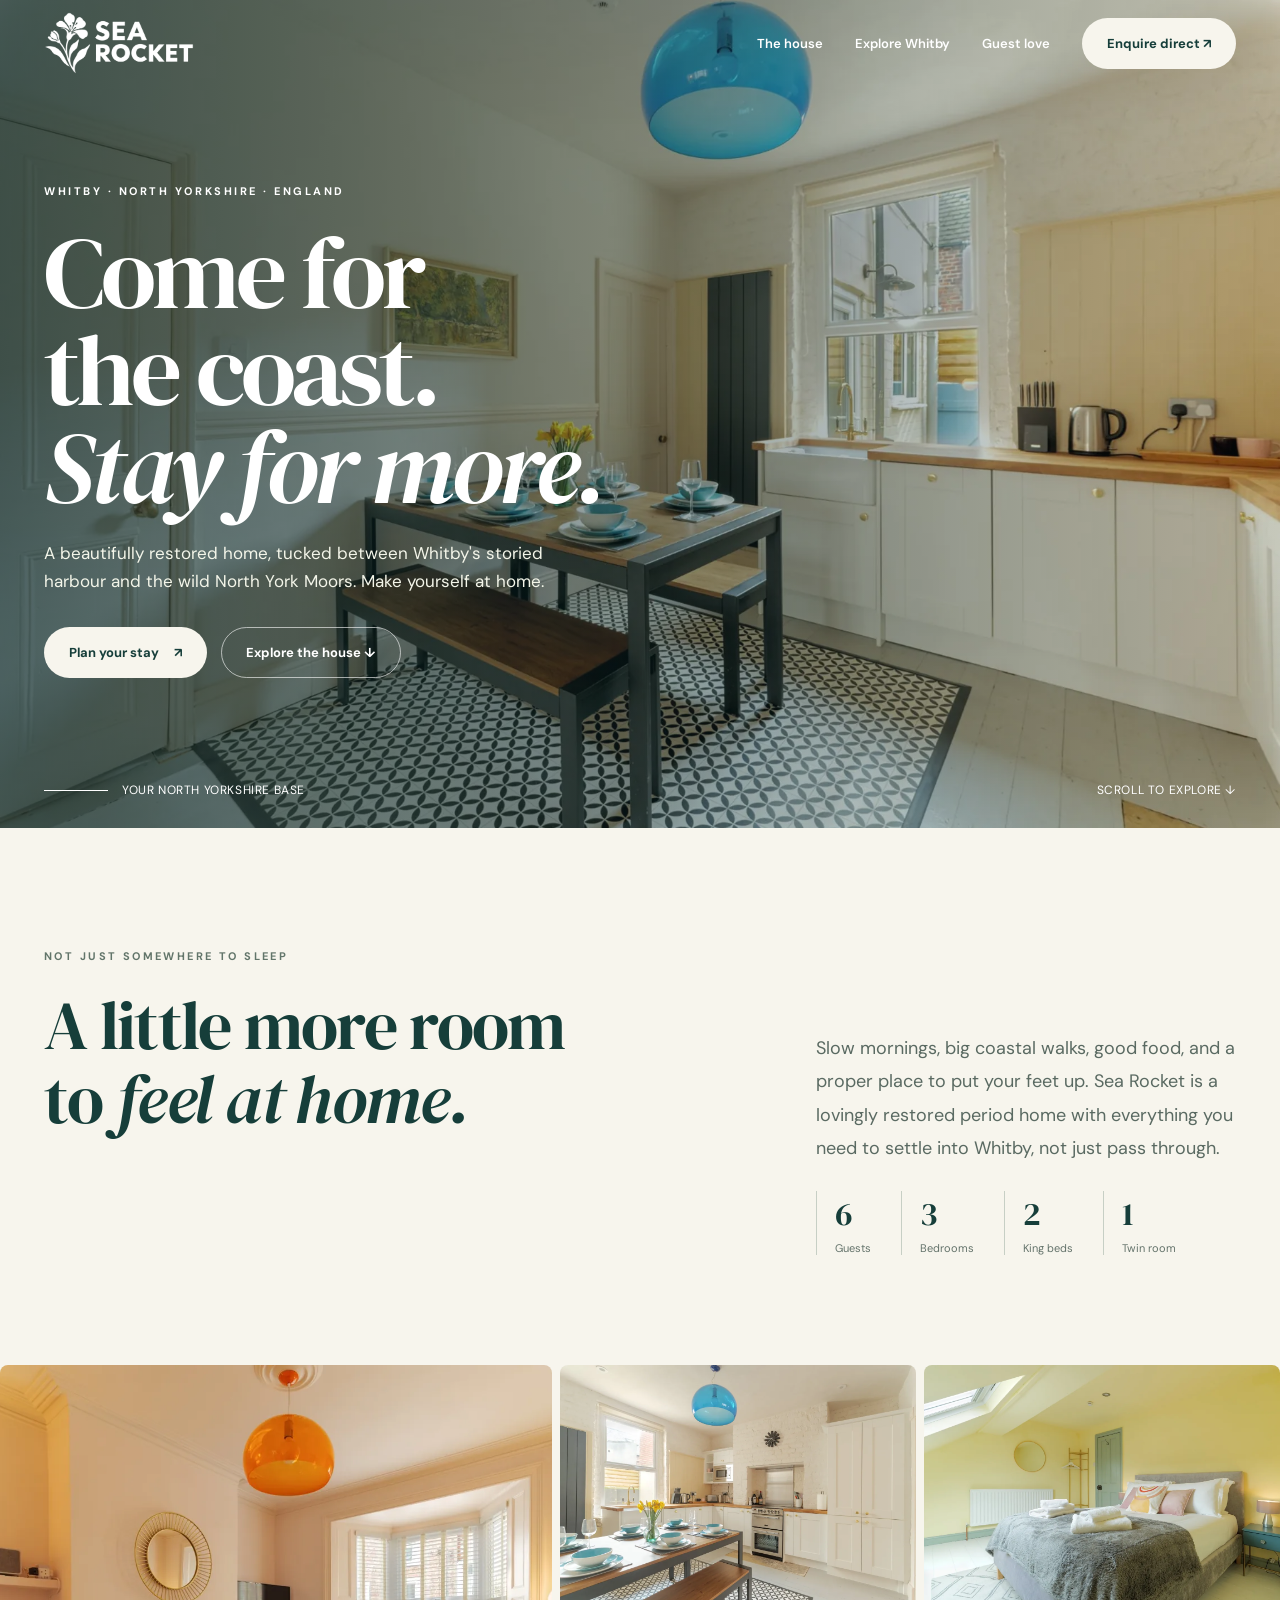
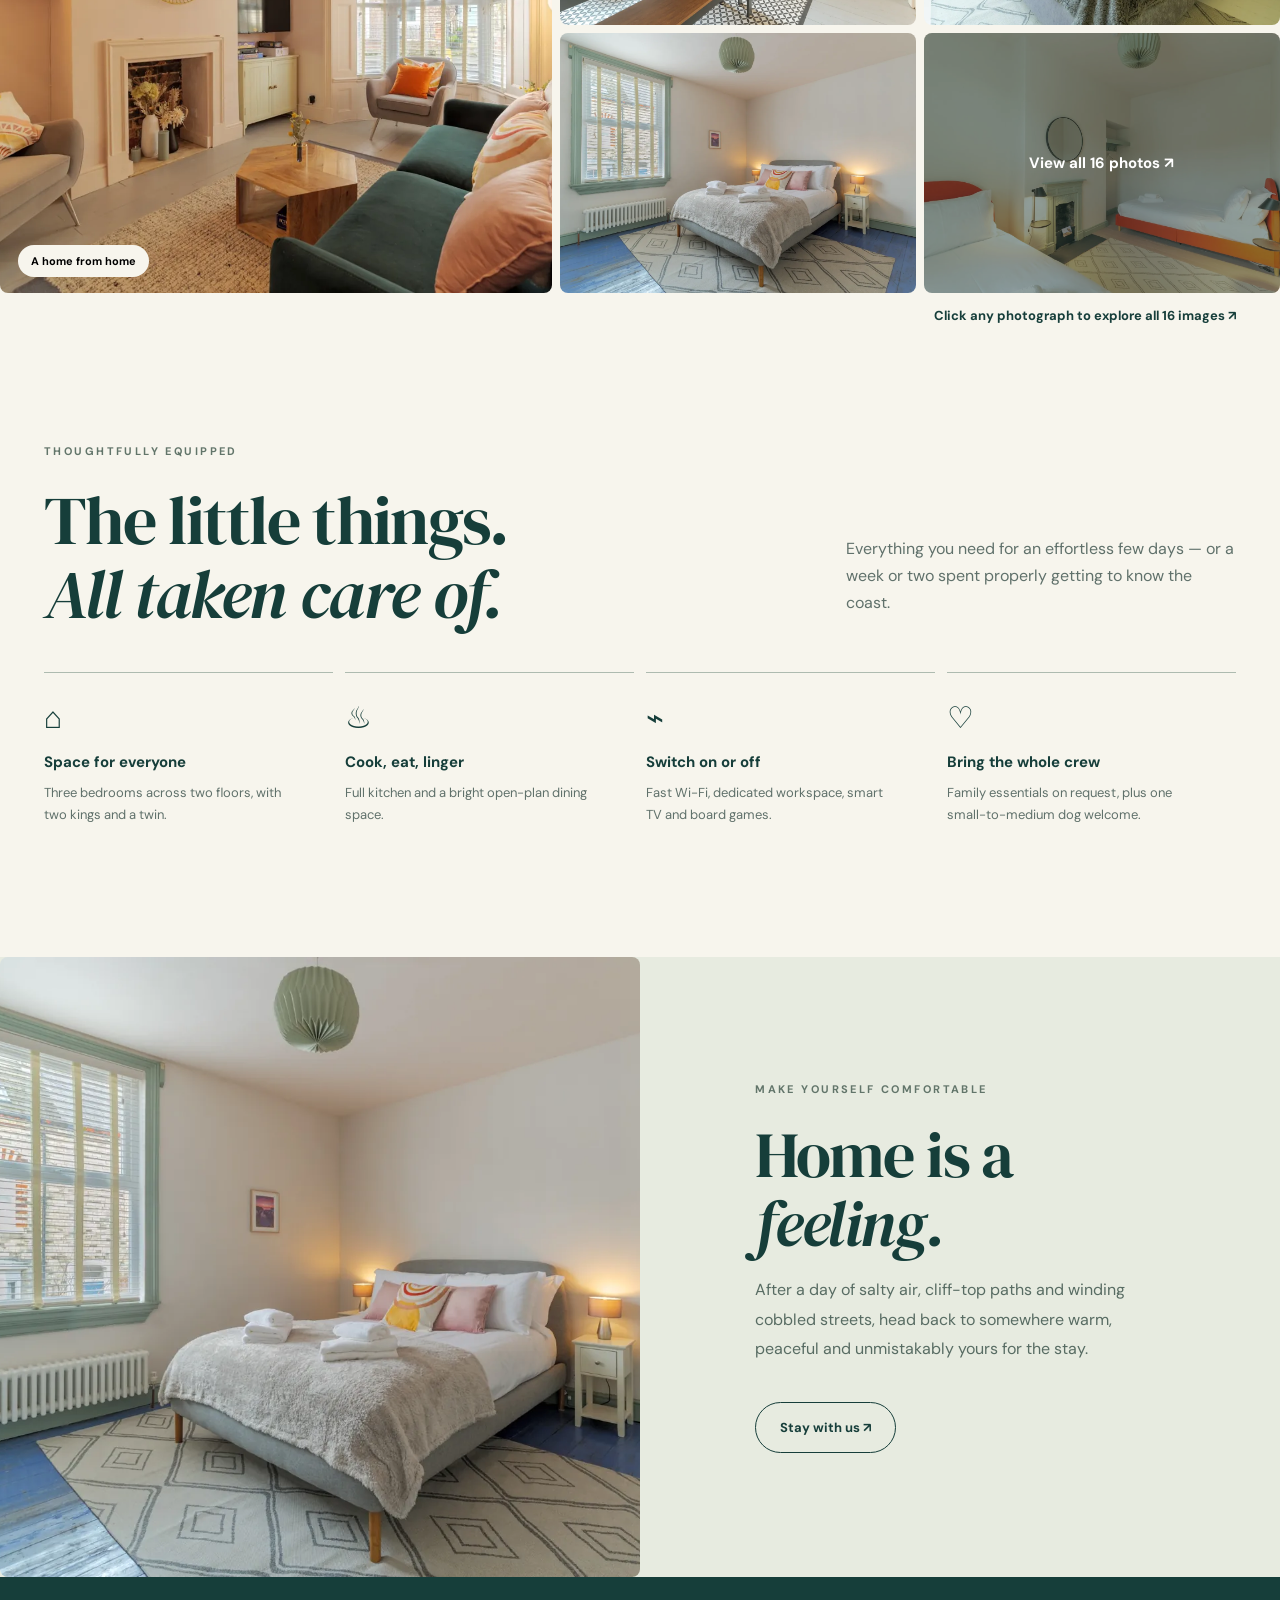
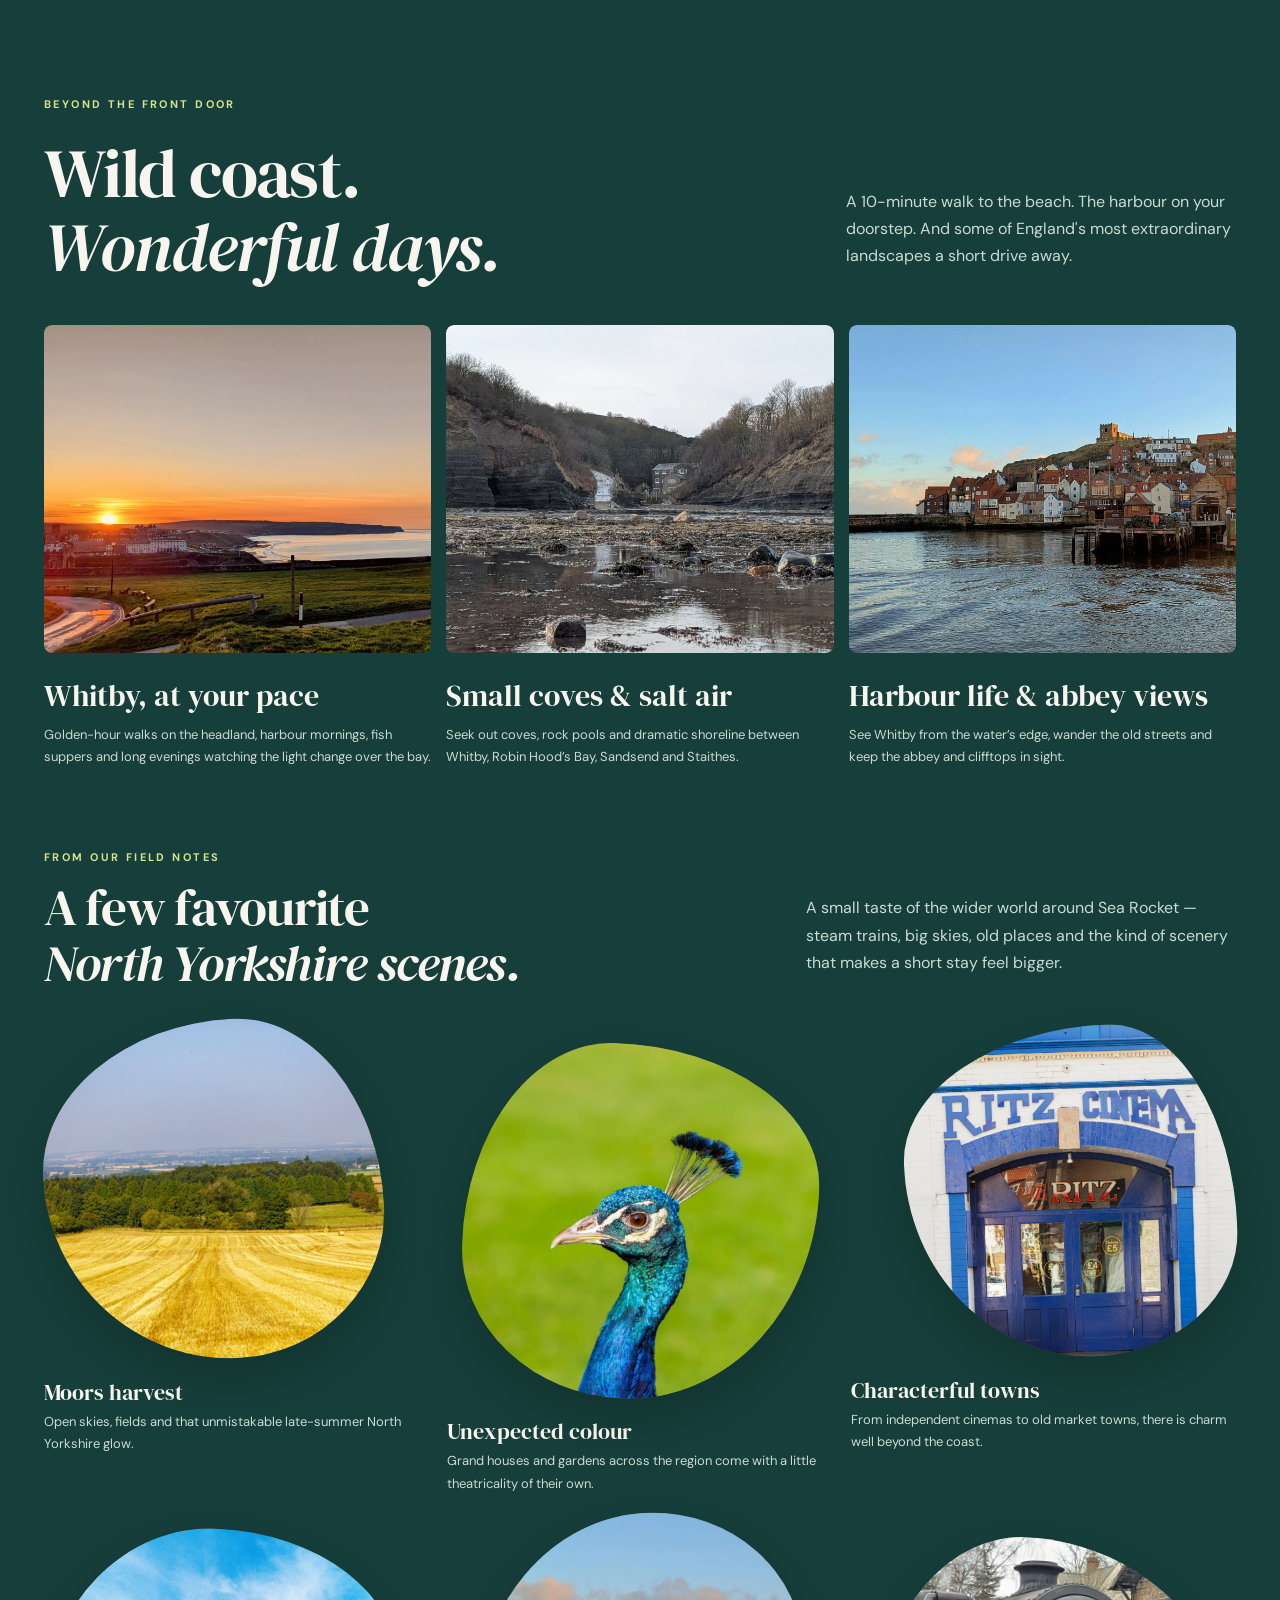
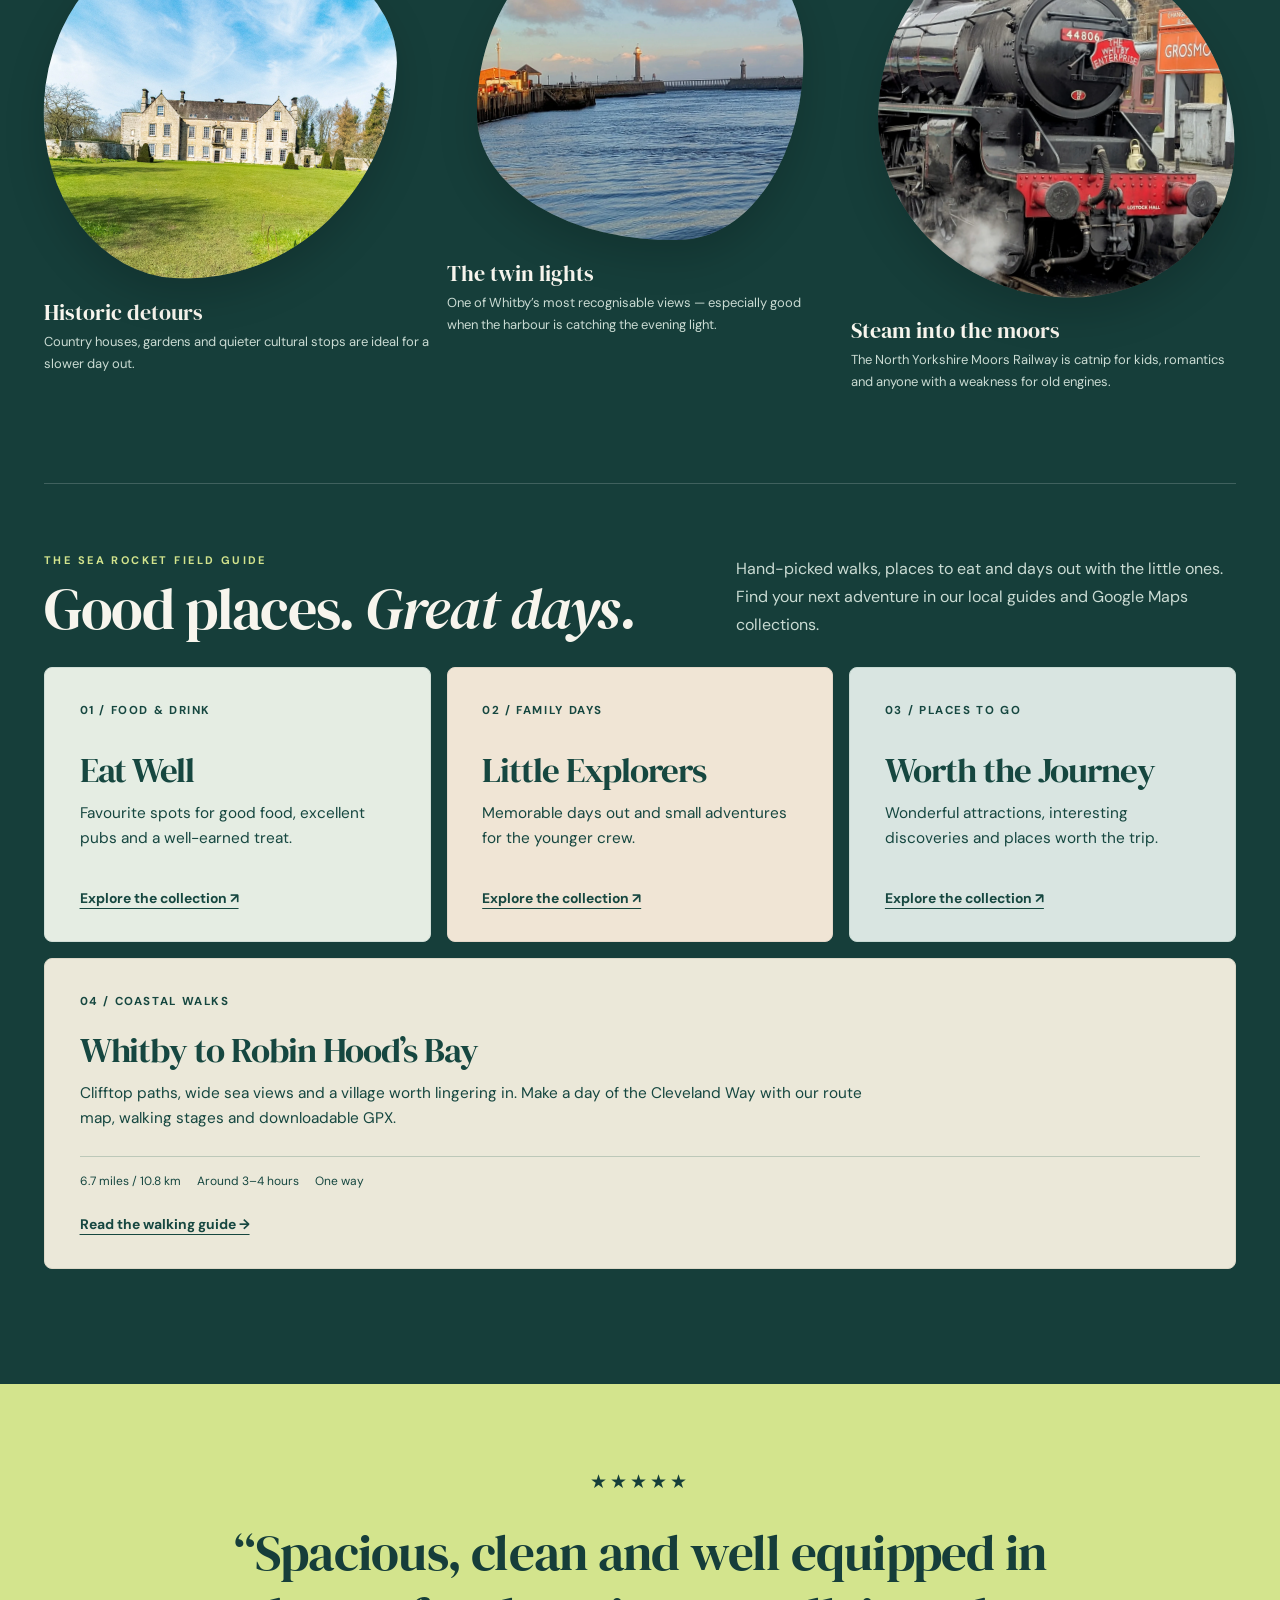
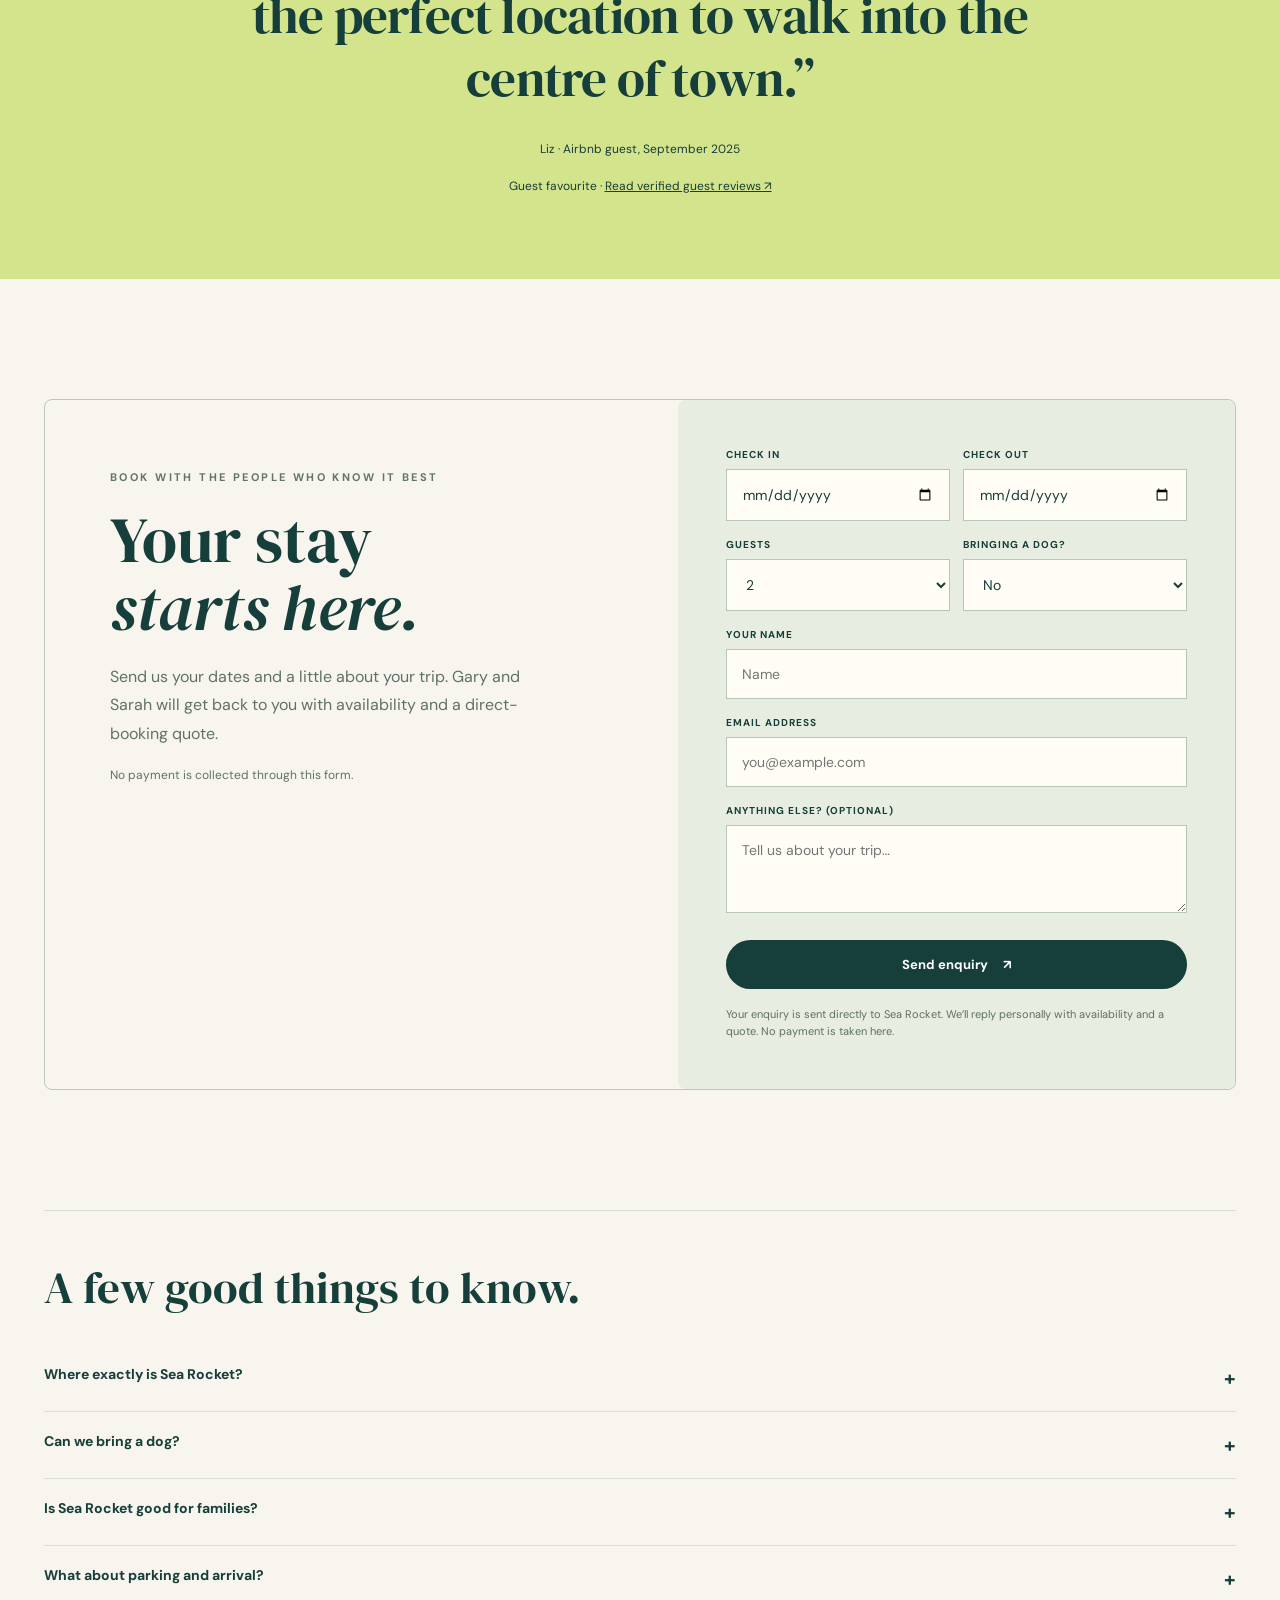
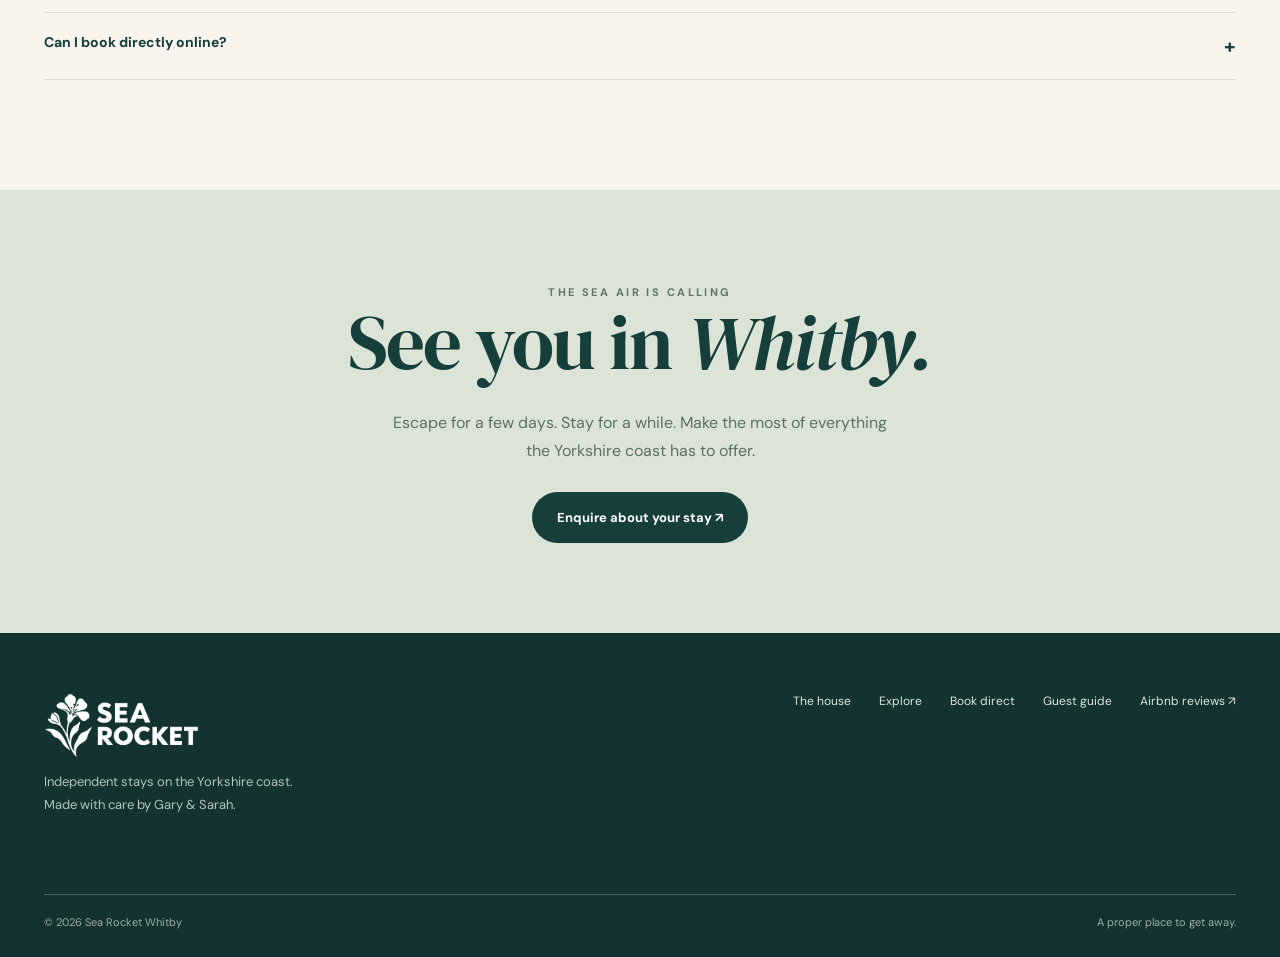
<file: index.html>
<!doctype html>
<html lang="en-GB">
<head>
<meta charset="utf-8"><meta name="viewport" content="width=device-width, initial-scale=1"><meta name="theme-color" content="#163e3a">
<title>Sea Rocket | Stay a little longer in Whitby</title>
<link rel="canonical" href="https://searocketwhitby.co.uk/">
<meta name="description" content="Stay at Sea Rocket, a beautifully restored three-bedroom Whitby holiday home for six. Explore the Yorkshire coast and North York Moors. Enquire directly with your hosts.">
<link rel="preconnect" href="https://fonts.googleapis.com"><link rel="preconnect" href="https://fonts.gstatic.com" crossorigin>
<link href="https://fonts.googleapis.com/css2?family=DM+Sans:wght@400;500;600;700&family=DM+Serif+Display:ital@0;1&display=swap" rel="stylesheet">
<style>
:root{--ink:#163e3a;--cream:#f7f5ed;--warm:#e7e6da;--lime:#d3e48d;--rust:#bd5f42;--muted:#60716b;--line:#d8ded5}*{box-sizing:border-box}html{scroll-behavior:smooth}body{margin:0;background:var(--cream);color:var(--ink);font-family:'DM Sans',sans-serif;-webkit-font-smoothing:antialiased}button,input,select,textarea{font:inherit}button,a{-webkit-tap-highlight-color:transparent}a{color:inherit}button{cursor:pointer}img{display:block;width:100%;height:100%;object-fit:cover}.wrap{width:min(1360px,calc(100% - 88px));margin:auto}.header{height:86px;display:flex;align-items:center;justify-content:space-between;position:absolute;top:0;left:0;right:0;z-index:10;color:white}.brand{display:flex;align-items:center;gap:12px;text-decoration:none}.brand-icon{width:43px;height:43px;border:1.5px solid currentColor;border-radius:50%;display:grid;place-items:center;font-size:25px;line-height:1}.brand-word{font-weight:700;letter-spacing:.19em;line-height:1.12;font-size:15px}.nav{display:flex;align-items:center;gap:32px;font-size:13px;font-weight:600}.nav a{text-decoration:none}.pill{display:inline-flex;justify-content:center;align-items:center;border-radius:40px;text-decoration:none;padding:16px 24px;font-weight:700;font-size:13px;border:1px solid transparent;gap:15px;transition:transform .2s,background .2s}.pill:hover{transform:translateY(-2px)}.pill.light{background:var(--cream);color:var(--ink)}.pill.dark{background:var(--ink);color:white}.pill.outline{border-color:var(--ink)}.hero{position:relative;height:min(850px,92svh);min-height:640px;background:linear-gradient(90deg,rgba(9,38,39,.79) 0%,rgba(12,43,43,.44) 52%,rgba(11,37,38,.12) 100%),url('assets/hero.webp') center/cover;color:white}.hero-copy{position:absolute;left:max(44px,calc((100vw - 1360px)/2));bottom:150px;max-width:790px}.eyebrow{text-transform:uppercase;letter-spacing:.23em;font-size:11px;font-weight:700}.hero h1{font-family:'DM Serif Display',serif;font-size:clamp(64px,7.9vw,124px);font-weight:400;line-height:.96;letter-spacing:-.04em;margin:24px 0}.hero h1 em{font-weight:400}.hero p{font-size:17px;line-height:1.65;max-width:520px;color:#f3f5e9}.hero-actions{display:flex;gap:14px;margin-top:32px}.hero-bottom{position:absolute;bottom:30px;left:0;right:0;display:flex;justify-content:space-between;align-items:end;font-size:12px;letter-spacing:.05em}.hero-bottom .line{width:64px;height:1px;background:white;display:inline-block;vertical-align:middle;margin-right:14px}.intro{padding:116px 0 110px;display:grid;grid-template-columns:1.2fr .8fr;gap:12%}.section-kicker{font-size:11px;text-transform:uppercase;letter-spacing:.22em;font-weight:700;color:#62756a}.intro h2,.section-title,.feature h2,.closing h2{font:400 clamp(43px,5.3vw,76px)/1.09 'DM Serif Display',serif;letter-spacing:-.025em;margin:24px 0 0}.intro .desc{font-size:18px;line-height:1.85;color:#5a6a62;padding-top:70px}.stats{display:flex;gap:30px;margin-top:26px;flex-wrap:wrap}.stat{border-left:1px solid #c7cfc5;padding-left:18px}.stat strong{display:block;font:normal 33px 'DM Serif Display',serif}.stat small{display:block;color:#64736b;font-size:11px;margin-top:5px}.gallery{display:grid;grid-template-columns:1.55fr 1fr 1fr;grid-template-rows:260px 260px;gap:8px}.gallery button{display:block;position:relative;border:0;padding:0;overflow:hidden;background:#d8ddd3}.gallery button:first-child{grid-row:1/3}.gallery img{transition:transform .5s}.gallery button:hover img{transform:scale(1.045)}.gallery .gallery-tag{position:absolute;bottom:16px;left:18px;background:var(--cream);border-radius:30px;padding:9px 13px;font-size:11px;font-weight:700}.gallery button:last-child:after{content:'View all 16 photos  ↗';position:absolute;inset:0;background:rgba(12,45,42,.46);color:white;display:grid;place-items:center;font-size:15px;font-weight:700}.section{padding:115px 0}.split-title{display:flex;justify-content:space-between;align-items:end;gap:30px;margin-bottom:40px}.split-title p{color:var(--muted);line-height:1.7;max-width:390px}.amenities{display:grid;grid-template-columns:repeat(4,1fr);gap:12px}.amenity{border-top:1px solid #aebbb0;padding:25px 0 16px}.amenity .symbol{font-size:30px;display:block;height:54px}.amenity h3{font-size:15px;margin:0 0 10px}.amenity p{font-size:13px;color:var(--muted);line-height:1.7;margin:0;max-width:245px}.feature{display:grid;grid-template-columns:1fr 1fr;background:#e7ebe0;min-height:620px}.feature .feature-photo{min-height:540px}.feature-copy{padding:90px min(9vw,125px);display:flex;justify-content:center;flex-direction:column}.feature h2{font-size:clamp(48px,5vw,72px)}.feature p{color:#586c63;line-height:1.85;font-size:16px;max-width:480px}.feature .pill{align-self:flex-start;margin-top:22px}.explore{background:var(--ink);color:var(--cream)}.explore .section-kicker{color:var(--lime)}.explore .split-title p{color:#cadbd3}.explore-grid{display:grid;grid-template-columns:repeat(3,1fr);gap:15px}.explore-card{min-width:0}.explore-card .photo{aspect-ratio:1.18;overflow:hidden;background:#35534d}.explore-card h3{font:normal 30px 'DM Serif Display',serif;margin:22px 0 8px}.explore-card p{line-height:1.7;color:#ccd9d0;font-size:13px;margin:0}.quote{background:var(--lime);padding:85px 0}.quote-content{max-width:850px;margin:auto;text-align:center}.stars{letter-spacing:.15em;font-size:19px}.quote blockquote{font:normal clamp(31px,4vw,54px)/1.23 'DM Serif Display',serif;letter-spacing:-.015em;margin:27px 0}.quote small{font-size:12px}.booking-section{padding:120px 0}.booking-box{border:1px solid #bbc8bb;display:grid;grid-template-columns:1fr .88fr;min-height:420px}.booking-copy{padding:65px}.booking-copy h2{font:normal clamp(45px,5vw,70px)/1.07 'DM Serif Display',serif;margin:20px 0}.booking-copy p{line-height:1.8;color:var(--muted);max-width:430px}.booking-form{background:#e8ede2;padding:48px;display:flex;flex-direction:column;justify-content:center;gap:17px}.form-row{display:grid;grid-template-columns:1fr 1fr;gap:13px}.field label{display:block;text-transform:uppercase;letter-spacing:.1em;font-size:10px;font-weight:700;margin-bottom:8px}.field input,.field select,.field textarea{width:100%;border:1px solid #b7c6bb;background:#fffdf6;border-radius:0;padding:15px;color:var(--ink);min-width:0;font-size:14px}.field textarea{resize:vertical;min-height:88px}.booking-form .pill{width:100%;margin-top:5px;border:0}.hint{color:#5d7064;font-size:11px;line-height:1.6;margin:0}.faq{border-top:1px solid var(--line);padding:45px 0 110px}.faq h2{font:normal 45px 'DM Serif Display',serif;margin:0 0 27px}.faq details{border-bottom:1px solid var(--line);padding:20px 0}.faq summary{cursor:pointer;list-style:none;font-weight:700;font-size:14px;display:flex;justify-content:space-between}.faq summary:after{content:'+';font-size:20px}.faq details[open] summary:after{content:'−'}.faq details p{font-size:14px;line-height:1.8;max-width:800px;color:var(--muted)}.closing{background:#dce4d8;text-align:center;padding:90px 20px}.closing h2{font-size:clamp(50px,6vw,80px);margin:0 0 25px}.closing p{max-width:500px;line-height:1.75;margin:0 auto 27px;color:#5d7064}.footer{background:#12332f;color:#dce6dd;padding:60px 0 28px}.footer-grid{display:flex;justify-content:space-between;gap:40px}.footer .brand{color:white}.footer p{line-height:1.7;font-size:13px;color:#b3c5bb}.footer-links{display:flex;gap:28px;font-size:12px;flex-wrap:wrap;align-content:flex-start}.footer-links a{text-decoration:none}.footnote{margin-top:65px;padding-top:20px;border-top:1px solid #45645c;display:flex;justify-content:space-between;color:#9eafa5;font-size:11px}.lightbox{position:fixed;inset:0;background:rgba(5,26,24,.96);z-index:30;display:none;align-items:center;justify-content:center;flex-direction:column;padding:65px 20px}.lightbox.open{display:flex}.lightbox img{object-fit:contain;max-height:79vh;width:100%}.lightbox .controls{display:flex;gap:20px;align-items:center;margin-top:15px;color:white;font-size:13px}.lightbox button{border:1px solid #81958b;color:white;background:transparent;border-radius:30px;padding:10px 16px}.lightbox .close{position:absolute;top:18px;right:22px}.mobile-nav{display:none}.floating-book{display:none}.fallback{background:linear-gradient(135deg,#55736b,#afbb99)}.fallback:before{content:'SEA ROCKET';position:absolute;left:20px;bottom:20px;color:#fff8;font-weight:700;letter-spacing:.3em;font-size:12px}

.field-notes{margin-top:clamp(3rem,6vw,5rem)}
.notes-intro{display:flex;justify-content:space-between;align-items:end;gap:30px;margin-bottom:24px}
.notes-intro p{color:#cadbd3;max-width:430px;line-height:1.7}
.notes-grid{display:grid;grid-template-columns:repeat(3,1fr);gap:14px 18px;align-items:start}
.note-card{min-width:0;padding-top:4px}
.note-card .photo{aspect-ratio:1/1;overflow:hidden;background:#35534d;box-shadow:0 18px 40px rgba(0,0,0,.16);transition:transform .25s ease}
.note-card:hover .photo{transform:translateY(-4px)}
.note-card img{width:100%;height:100%;object-fit:cover}
.note-card:nth-child(1) .photo{width:88%;margin:0 auto 0 0;border-radius:58% 42% 45% 55% / 44% 57% 43% 56%;transform:rotate(-3deg)}
.note-card:nth-child(2){padding-top:28px}.note-card:nth-child(2) .photo{width:92%;margin:0 auto;border-radius:41% 59% 53% 47% / 58% 39% 61% 42%;transform:rotate(2deg)}
.note-card:nth-child(3){padding-top:10px}.note-card:nth-child(3) .photo{width:86%;margin:0 0 0 auto;border-radius:63% 37% 44% 56% / 40% 63% 37% 60%;transform:rotate(-2deg)}
.note-card:nth-child(4){padding-top:20px}.note-card:nth-child(4) .photo{width:91%;margin:0 auto 0 0;border-radius:47% 53% 60% 40% / 52% 37% 63% 48%;transform:rotate(2.5deg)}
.note-card:nth-child(5) .photo{width:85%;margin:0 auto;border-radius:54% 46% 39% 61% / 61% 43% 57% 39%;transform:rotate(-1.5deg)}
.note-card:nth-child(6){padding-top:30px}.note-card:nth-child(6) .photo{width:93%;margin:0 0 0 auto;border-radius:39% 61% 46% 54% / 50% 58% 42% 50%;transform:rotate(3deg)}
.note-card h4{font:normal 22px 'DM Serif Display',serif;margin:18px 0 4px}
.note-card p{margin:0;color:#cadbd3;font-size:13px;line-height:1.7}
.field-guide{margin-top:clamp(3.5rem,7vw,7rem);padding-top:clamp(2.5rem,5vw,5rem);border-top:1px solid rgba(255,255,255,.18)}
.fg-heading{display:flex;justify-content:space-between;align-items:end;gap:30px;margin-bottom:28px}
.fg-heading h3{font:400 clamp(40px,4.5vw,64px)/1.05 'DM Serif Display',serif;letter-spacing:-.025em;margin:10px 0 0}
.fg-heading p{color:#cadbd3;max-width:500px;line-height:1.75;margin:0}
.fg-grid{display:grid;grid-template-columns:repeat(3,minmax(0,1fr));gap:1rem}
.fg-card{display:flex;min-height:275px;flex-direction:column;align-items:flex-start;padding:clamp(1.3rem,2.7vw,2.5rem);background:#e5ede3;color:#164740;text-decoration:none;border:1px solid #d1ded6;transition:background .2s,transform .2s}
.fg-card:nth-child(2){background:#f0e5d5;border-color:#e3d7c8}.fg-card:nth-child(3){background:#d9e5e1;border-color:#c7d9d2}
.fg-card:hover,.fg-card:focus-visible{background:#f4f1e9;transform:translateY(-4px)}
.fg-walk-card{grid-column:1/-1;background:#ebe8d9;border-color:#dcd8c8}.fg-walk-card .fg-title{margin-top:1.4rem}.fg-walk-card .fg-copy{max-width:800px}.fg-route-facts{display:flex;flex-wrap:wrap;gap:8px 16px;width:100%;padding-top:15px;margin:0 0 24px;border-top:1px solid #bcc8b9;font-size:12px;line-height:1.6}.fg-card:focus-visible{outline:2px solid var(--lime);outline-offset:4px}
.fg-no{font-size:.72rem;letter-spacing:.14em;font-weight:700;text-transform:uppercase}
.fg-title{font-family:'DM Serif Display',serif;font-size:clamp(1.75rem,2.7vw,2.65rem);margin:2.1rem 0 .75rem;letter-spacing:-.03em;line-height:1.1}
.fg-copy{line-height:1.6;font-size:.96rem;margin-bottom:1.6rem}.fg-link{font-size:.87rem;font-weight:700;margin-top:auto;text-decoration:underline;text-underline-offset:5px}

.enquiry-status{padding:15px 18px;font-size:13px;line-height:1.6;border-left:3px solid currentColor;background:#fffdf6}.enquiry-status.is-success{color:#225e3b}.enquiry-status.is-error{color:#963e2d}.booking-form button:disabled{opacity:.65;cursor:wait}
@media(max-width:800px){.wrap{width:calc(100% - 38px)}.header{height:73px}.brand-icon{width:35px;height:35px;font-size:19px}.brand-word{font-size:12px}.nav a:not(.pill){display:none}.nav .pill{padding:11px 16px;font-size:11px}.hero{height:730px;min-height:600px;max-height:91svh;background-position:center}.hero-copy{left:20px;right:20px;bottom:112px}.hero h1{font-size:clamp(58px,12.6vw,87px);margin:17px 0}.hero p{font-size:14px;max-width:410px}.hero-actions{margin-top:26px}.hero-bottom{bottom:23px;font-size:10px}.intro{grid-template-columns:1fr;padding:75px 0 70px;gap:0}.intro h2,.section-title{font-size:49px}.intro .desc{padding-top:14px;font-size:15px}.stats{gap:17px}.stat strong{font-size:27px}.gallery{grid-template-columns:1fr 1fr;grid-template-rows:260px 175px 175px;gap:5px}.gallery button:first-child{grid-column:1/3;grid-row:auto}.gallery button:last-child{grid-column:2}.section{padding:80px 0}.split-title{display:block}.split-title p{font-size:14px}.notes-intro,.fg-heading{display:block}.notes-intro p,.fg-heading p{font-size:14px;margin-top:12px}.notes-grid,.fg-grid{grid-template-columns:1fr}.note-card,.note-card:nth-child(2),.note-card:nth-child(3),.note-card:nth-child(4),.note-card:nth-child(5),.note-card:nth-child(6){padding-top:0}.note-card .photo,.note-card:nth-child(1) .photo,.note-card:nth-child(2) .photo,.note-card:nth-child(3) .photo,.note-card:nth-child(4) .photo,.note-card:nth-child(5) .photo,.note-card:nth-child(6) .photo{width:100%;margin:0;transform:none}.amenities{grid-template-columns:1fr 1fr;gap:12px 22px}.amenity .symbol{font-size:27px;height:45px}.amenity p{font-size:12px}.feature{grid-template-columns:1fr}.feature .feature-photo{min-height:380px}.feature-copy{padding:60px 20px 70px}.feature h2{font-size:53px}.explore-grid{grid-template-columns:1fr;gap:37px}.explore-card .photo{aspect-ratio:1.55}.explore-card h3{font-size:27px;margin-top:15px}.quote{padding:75px 20px}.quote blockquote{font-size:37px}.booking-section{padding:75px 0}.booking-box{display:block}.booking-copy{padding:36px 25px}.booking-copy h2{font-size:50px}.booking-form{padding:29px 20px}.faq{padding-bottom:80px}.faq h2{font-size:41px}.footer-grid{display:block}.footer-links{margin-top:30px;flex-wrap:wrap}.footnote{margin-top:45px;gap:12px}.floating-book{display:flex;position:fixed;bottom:14px;left:14px;right:14px;background:var(--lime);color:var(--ink);z-index:11;padding:17px 20px;box-shadow:0 5px 30px #0003;border-radius:50px;justify-content:space-between;text-decoration:none;font-size:13px;font-weight:700}.footer{padding-bottom:88px}}
@media(max-width:420px){.hero h1{font-size:58px}.form-row{grid-template-columns:1fr}.gallery{grid-template-rows:220px 140px 140px}.intro h2,.section-title{font-size:45px}}
.hero{background-image:linear-gradient(90deg,rgba(9,38,39,.72),rgba(12,43,43,.12)),url('assets/hero.webp')}

/* V9: soft corners for structured cards; keep Field Notes organic masks untouched. */
.gallery button,.explore-card .photo,.fg-card,.booking-box,.booking-form,.feature .feature-photo{border-radius:8px;overflow:hidden}
.explore-card .photo img{border-radius:8px}
@media(max-width:800px){.booking-box{overflow:hidden}.booking-form{border-radius:0 0 8px 8px}}
.brand-logo{display:block;width:150px;height:auto;max-height:65px;object-fit:contain;object-position:left center}.footer .brand-logo{width:160px}@media(max-width:800px){.brand-logo{width:118px;max-height:52px}.footer .brand-logo{width:150px}}</style>
</head>
<body>
<header class="header wrap"><a class="brand" href="#top" aria-label="Sea Rocket home"><img class="brand-logo" src="assets/sea-rocket-logo-white.png" alt="Sea Rocket"></a><nav class="nav"><a href="#house">The house</a><a href="#explore">Explore Whitby</a><a href="#reviews">Guest love</a><a class="pill light" href="#book">Enquire direct ↗</a></nav></header>
<main id="top">
<section class="hero"><div class="hero-copy"><span class="eyebrow">Whitby · North Yorkshire · England</span><h1>Come for<br>the coast.<br><em>Stay for more.</em></h1><p>A beautifully restored home, tucked between Whitby's storied harbour and the wild North York Moors. Make yourself at home.</p><div class="hero-actions"><a class="pill light" href="#book">Plan your stay <span>↗</span></a><a class="pill" style="color:white;border-color:#fff9" href="#house">Explore the house ↓</a></div></div><div class="hero-bottom wrap"><div><span class="line"></span>YOUR NORTH YORKSHIRE BASE</div><div>SCROLL TO EXPLORE ↓</div></div></section>
<section class="intro wrap" id="house"><div><span class="section-kicker">Not just somewhere to sleep</span><h2>A little more room<br>to <em>feel at home.</em></h2></div><div><p class="desc">Slow mornings, big coastal walks, good food, and a proper place to put your feet up. Sea Rocket is a lovingly restored period home with everything you need to settle into Whitby, not just pass through.</p><div class="stats"><div class="stat"><strong>6</strong><small>Guests</small></div><div class="stat"><strong>3</strong><small>Bedrooms</small></div><div class="stat"><strong>2</strong><small>King beds</small></div><div class="stat"><strong>1</strong><small>Twin room</small></div></div></div></section>
<div class="gallery" id="gallery"><button data-photo="10" aria-label="Open property photograph 1"><img loading="lazy" alt="Sea Rocket holiday home photograph" src="assets/living.webp"><span class="gallery-tag">A home from home</span></button><button data-photo="14" aria-label="Open property photograph 2"><img loading="lazy" alt="Sea Rocket holiday home interior" src="assets/kitchen.webp"></button><button data-photo="0" aria-label="Open property photograph 3"><img loading="lazy" alt="Sea Rocket comfortable rooms" src="assets/attic.webp"></button><button data-photo="5" aria-label="Open bedroom photograph"><img loading="lazy" alt="King bedroom at Sea Rocket" src="assets/double.webp"></button><button data-photo="8" aria-label="Open full property gallery"><img loading="lazy" alt="Explore Sea Rocket" src="assets/twins.webp"></button></div><p class="wrap" style="text-align:right;font-size:13px;font-weight:700;margin-top:14px;margin-bottom:0">Click any photograph to explore all 16 images ↗</p>
<section class="section wrap"><div class="split-title"><div><span class="section-kicker">Thoughtfully equipped</span><h2 class="section-title">The little things.<br><em>All taken care of.</em></h2></div><p>Everything you need for an effortless few days — or a week or two spent properly getting to know the coast.</p></div><div class="amenities"><div class="amenity"><span class="symbol">⌂</span><h3>Space for everyone</h3><p>Three bedrooms across two floors, with two kings and a twin.</p></div><div class="amenity"><span class="symbol">♨</span><h3>Cook, eat, linger</h3><p>Full kitchen and a bright open-plan dining space.</p></div><div class="amenity"><span class="symbol">⌁</span><h3>Switch on or off</h3><p>Fast Wi-Fi, dedicated workspace, smart TV and board games.</p></div><div class="amenity"><span class="symbol">♡</span><h3>Bring the whole crew</h3><p>Family essentials on request, plus one small-to-medium dog welcome.</p></div></div></section>
<section class="feature"><div class="feature-photo"><img loading="lazy" alt="Bedroom at Sea Rocket" src="assets/double.webp"></div><div class="feature-copy"><span class="section-kicker">Make yourself comfortable</span><h2>Home is a<br><em>feeling.</em></h2><p>After a day of salty air, cliff-top paths and winding cobbled streets, head back to somewhere warm, peaceful and unmistakably yours for the stay.</p><a class="pill outline" href="#book">Stay with us ↗</a></div></section>
<section class="section explore" id="explore"><div class="wrap"><div class="split-title"><div><span class="section-kicker">Beyond the front door</span><h2 class="section-title">Wild coast.<br><em>Wonderful days.</em></h2></div><p>A 10-minute walk to the beach. The harbour on your doorstep. And some of England's most extraordinary landscapes a short drive away.</p></div><div class="explore-grid"><article class="explore-card"><div class="photo"><img loading="lazy" alt="Sunset over Whitby from the headland" src="assets/explore-sunset.webp"></div><h3>Whitby, at your pace</h3><p>Golden-hour walks on the headland, harbour mornings, fish suppers and long evenings watching the light change over the bay.</p></article><article class="explore-card"><div class="photo"><img loading="lazy" alt="Boggle Hole at low tide" src="assets/explore-boggle.webp"></div><h3>Small coves &amp; salt air</h3><p>Seek out coves, rock pools and dramatic shoreline between Whitby, Robin Hood’s Bay, Sandsend and Staithes.</p></article><article class="explore-card"><div class="photo"><img loading="lazy" alt="Whitby harbour looking toward the headland" src="assets/explore-harbour.webp"></div><h3>Harbour life &amp; abbey views</h3><p>See Whitby from the water’s edge, wander the old streets and keep the abbey and clifftops in sight.</p></article></div><div class="field-notes"><div class="notes-intro"><div><span class="section-kicker">From our field notes</span><h3 class="section-title" style="font-size:clamp(34px,4vw,56px);margin-top:14px">A few favourite<br><em>North Yorkshire scenes.</em></h3></div><p>A small taste of the wider world around Sea Rocket — steam trains, big skies, old places and the kind of scenery that makes a short stay feel bigger.</p></div><div class="notes-grid"><article class="note-card"><div class="photo"><img loading="lazy" alt="Freshly harvested hay field in the North York Moors" src="assets/explore-hayfield.webp"></div><h4>Moors harvest</h4><p>Open skies, fields and that unmistakable late-summer North Yorkshire glow.</p></article><article class="note-card"><div class="photo"><img loading="lazy" alt="Peacock portrait" src="assets/explore-peacock.webp"></div><h4>Unexpected colour</h4><p>Grand houses and gardens across the region come with a little theatricality of their own.</p></article><article class="note-card"><div class="photo"><img loading="lazy" alt="Facade of the Ritz Cinema in Thirsk" src="assets/explore-ritz.webp"></div><h4>Characterful towns</h4><p>From independent cinemas to old market towns, there is charm well beyond the coast.</p></article><article class="note-card"><div class="photo"><img loading="lazy" alt="Nunnington Hall" src="assets/explore-nunnington.webp"></div><h4>Historic detours</h4><p>Country houses, gardens and quieter cultural stops are ideal for a slower day out.</p></article><article class="note-card"><div class="photo"><img loading="lazy" alt="Twin lighthouses at Whitby harbour" src="assets/explore-lights.webp"></div><h4>The twin lights</h4><p>One of Whitby’s most recognisable views — especially good when the harbour is catching the evening light.</p></article><article class="note-card"><div class="photo"><img loading="lazy" alt="Steam locomotive at Grosmont on the North Yorkshire Moors Railway" src="assets/explore-steam.webp"></div><h4>Steam into the moors</h4><p>The North Yorkshire Moors Railway is catnip for kids, romantics and anyone with a weakness for old engines.</p></article></div></div><div class="field-guide" id="field-guide"><div class="fg-heading"><div><span class="section-kicker">The Sea Rocket Field Guide</span><h3>Good places. <em>Great days.</em></h3></div><p>Hand-picked walks, places to eat and days out with the little ones. Find your next adventure in our local guides and Google Maps collections.</p></div><div class="fg-grid"><a class="fg-card" href="https://maps.app.goo.gl/aq3HM6HRy2fuceAfA" target="_blank" rel="noopener noreferrer"><span class="fg-no">01 / FOOD &amp; DRINK</span><span class="fg-title">Eat Well</span><span class="fg-copy">Favourite spots for good food, excellent pubs and a well-earned treat.</span><span class="fg-link">Explore the collection ↗</span></a><a class="fg-card" href="https://maps.app.goo.gl/kVzc3xa6QRJfHdKw5" target="_blank" rel="noopener noreferrer"><span class="fg-no">02 / FAMILY DAYS</span><span class="fg-title">Little Explorers</span><span class="fg-copy">Memorable days out and small adventures for the younger crew.</span><span class="fg-link">Explore the collection ↗</span></a><a class="fg-card" href="https://maps.app.goo.gl/WgZFUZ1bEsLFMZJG6" target="_blank" rel="noopener noreferrer"><span class="fg-no">03 / PLACES TO GO</span><span class="fg-title">Worth the Journey</span><span class="fg-copy">Wonderful attractions, interesting discoveries and places worth the trip.</span><span class="fg-link">Explore the collection ↗</span></a><a class="fg-card fg-walk-card" href="/cleveland-way"><span class="fg-no">04 / COASTAL WALKS</span><span class="fg-title">Whitby to Robin Hood’s Bay</span><span class="fg-copy">Clifftop paths, wide sea views and a village worth lingering in. Make a day of the Cleveland Way with our route map, walking stages and downloadable GPX.</span><span class="fg-route-facts"><span>6.7 miles / 10.8 km</span><span>Around 3–4 hours</span><span>One way</span></span><span class="fg-link">Read the walking guide →</span></a></div></div></div></section>
<section class="quote" id="reviews"><div class="quote-content"><div class="stars">★★★★★</div><blockquote>“Spacious, clean and well equipped in the perfect location to walk into the centre of town.”</blockquote><small>Liz · Airbnb guest, September 2025</small><p style="font-size:12px;margin:20px 0 0">Guest favourite · <a href="https://www.airbnb.co.uk/rooms/1337580125558757353" target="_blank" rel="noopener">Read verified guest reviews ↗</a></p></div></section>
<section class="booking-section wrap" id="book"><div class="booking-box"><div class="booking-copy"><span class="section-kicker">Book with the people who know it best</span><h2>Your stay<br><em>starts here.</em></h2><p>Send us your dates and a little about your trip. Gary and Sarah will get back to you with availability and a direct-booking quote.</p><p style="font-size:12px">No payment is collected through this form.</p></div><form class="booking-form" id="enquiry" action="https://formspree.io/f/xrperzyz" method="POST"><div class="form-row"><div class="field"><label for="checkin">Check in</label><input id="checkin" name="checkin" type="date" required></div><div class="field"><label for="checkout">Check out</label><input id="checkout" name="checkout" type="date" required></div></div><div class="form-row"><div class="field"><label for="guests">Guests</label><select id="guests" name="guests"><option>1</option><option selected>2</option><option>3</option><option>4</option><option>5</option><option>6</option></select></div><div class="field"><label for="dog">Bringing a dog?</label><select id="dog" name="dog"><option>No</option><option>Yes</option></select></div></div><div class="field"><label for="guestname">Your name</label><input id="guestname" name="name" placeholder="Name" autocomplete="name" required></div><div class="field"><label for="guestemail">Email address</label><input id="guestemail" name="email" type="email" placeholder="you@example.com" autocomplete="email" required></div><div class="field"><label for="message">Anything else? (optional)</label><textarea id="message" name="message" placeholder="Tell us about your trip…"></textarea></div><button type="submit" class="pill dark" id="enquirySubmit">Send enquiry <span>↗</span></button><p id="enquiryStatus" class="enquiry-status" role="status" aria-live="polite" hidden></p><p class="hint">Your enquiry is sent directly to Sea Rocket. We’ll reply personally with availability and a quote. No payment is taken here.</p></form></div></section>
<section class="faq wrap"><h2>A few good things to know.</h2><details><summary>Where exactly is Sea Rocket?</summary><p>We're on the hill behind Whitby station in a quiet residential area. The town and harbour are about 5–10 minutes away on foot, and the beach roughly 10 minutes. The walk back involves a hill.</p></details><details><summary>Can we bring a dog?</summary><p>Yes, one small-to-medium dog is welcome. We can provide a dog bed and bowls on request.</p></details><details><summary>Is Sea Rocket good for families?</summary><p>Absolutely. We can provide a travel cot, high chair, baby bath, children's cutlery, toys and books on request. The property has stairs across multiple floors.</p></details><details><summary>What about parking and arrival?</summary><p>Free on-street parking is available nearby but spaces aren't guaranteed immediately outside the house. Self check-in is available with a lockbox. Check-in is after 4pm and checkout is before 10am.</p></details><details><summary>Can I book directly online?</summary><p>For now, send us an enquiry and we'll confirm availability and a quote personally. An integrated availability calendar and secure online checkout are planned.</p></details></section>
<section class="closing"><span class="section-kicker">The sea air is calling</span><h2>See you in <em>Whitby.</em></h2><p>Escape for a few days. Stay for a while. Make the most of everything the Yorkshire coast has to offer.</p><a class="pill dark" href="#book">Enquire about your stay ↗</a></section>
</main>
<footer class="footer"><div class="wrap"><div class="footer-grid"><div><a class="brand" href="#top"><img class="brand-logo" src="assets/sea-rocket-logo-white.png" alt="Sea Rocket"></a><p>Independent stays on the Yorkshire coast.<br>Made with care by Gary &amp; Sarah.</p></div><div class="footer-links"><a href="#house">The house</a><a href="#explore">Explore</a><a href="#book">Book direct</a><a href="stay.html">Guest guide</a><a href="https://www.airbnb.co.uk/rooms/1337580125558757353" target="_blank" rel="noopener">Airbnb reviews ↗</a></div></div><div class="footnote"><span>© <span id="year">2026</span> Sea Rocket Whitby</span><span>A proper place to get away.</span></div></div></footer>
<a class="floating-book" href="#book">Plan your stay <span>Enquire direct ↗</span></a>
<div class="lightbox" id="lightbox" role="dialog" aria-modal="true" aria-label="Property photograph gallery"><button class="close" id="closeGallery">Close ✕</button><img id="largePhoto" alt="Sea Rocket photograph"><div class="controls"><button id="prevPhoto" aria-label="Previous photograph">←</button><span id="photoCount">1 / 16</span><button id="nextPhoto" aria-label="Next photograph">→</button></div></div>
<script>
const galleryPhotos=["assets/property-01.webp","assets/property-02.webp","assets/property-03.webp","assets/property-04.webp","assets/property-05.webp","assets/property-06.webp","assets/property-07.webp","assets/property-08.webp","assets/property-09.webp","assets/property-10.webp","assets/property-11.webp","assets/property-12.webp","assets/property-13.webp","assets/property-14.webp","assets/property-15.webp","assets/property-16.webp"];
let activePhoto=0;const modal=document.getElementById('lightbox');const largePhoto=document.getElementById('largePhoto');
function showPhoto(n){activePhoto=(n+galleryPhotos.length)%galleryPhotos.length;largePhoto.src=galleryPhotos[activePhoto];largePhoto.alt=`Sea Rocket property photograph ${activePhoto+1} of ${galleryPhotos.length}`;document.getElementById('photoCount').textContent=`${activePhoto+1} / ${galleryPhotos.length}`;}
document.querySelectorAll('[data-photo]').forEach(btn=>btn.addEventListener('click',()=>{showPhoto(+btn.dataset.photo);modal.classList.add('open');document.body.style.overflow='hidden';}));
function closeGallery(){modal.classList.remove('open');document.body.style.overflow='';}
document.getElementById('closeGallery').onclick=closeGallery;document.getElementById('prevPhoto').onclick=()=>showPhoto(activePhoto-1);document.getElementById('nextPhoto').onclick=()=>showPhoto(activePhoto+1);
modal.addEventListener('click',e=>{if(e.target===modal)closeGallery()});
document.addEventListener('keydown',e=>{if(!modal.classList.contains('open'))return;if(e.key==='Escape')closeGallery();if(e.key==='ArrowRight')showPhoto(activePhoto+1);if(e.key==='ArrowLeft')showPhoto(activePhoto-1)});
const dateNow=new Date(),today=`${dateNow.getFullYear()}-${String(dateNow.getMonth()+1).padStart(2,'0')}-${String(dateNow.getDate()).padStart(2,'0')}`;const ci=document.getElementById('checkin'),co=document.getElementById('checkout');ci.min=today;co.min=today;ci.addEventListener('change',()=>{co.min=ci.value; if(co.value&&co.value<=ci.value)co.value=''});document.getElementById('year').textContent=new Date().getFullYear();
const enquiryForm=document.getElementById('enquiry');
const enquirySubmit=document.getElementById('enquirySubmit');
const enquiryStatus=document.getElementById('enquiryStatus');
function showEnquiryStatus(message,success){enquiryStatus.hidden=false;enquiryStatus.textContent=message;enquiryStatus.className='enquiry-status '+(success?'is-success':'is-error');}
co.addEventListener('change',()=>co.setCustomValidity(''));
enquiryForm.addEventListener('submit',async e=>{
  e.preventDefault();
  if (!enquiryForm.reportValidity()) return;
  if(!ci.value||!co.value||co.value<=ci.value){co.setCustomValidity('Check-out must be after check-in');co.reportValidity();return;}
  co.setCustomValidity('');enquirySubmit.disabled=true;enquirySubmit.textContent='Sending enquiry…';enquiryStatus.hidden=true;
  try {
    const data=new FormData(enquiryForm);
    data.set('_subject',`Sea Rocket enquiry: ${ci.value} – ${co.value}`);
    const response=await fetch(enquiryForm.action,{method:'POST',body:data,headers:{'Accept':'application/json'}});
    if(response.ok){enquiryForm.reset();showEnquiryStatus('Thanks! Your enquiry has been sent. We’ll be in touch shortly with availability and a quote.',true);}
    else {let body={};try{body=await response.json()}catch(_){};throw new Error(Array.isArray(body.errors)?body.errors.map(err=>err.message).join(' '):'We couldn’t send your enquiry. Please try again.');}
  }catch(error){showEnquiryStatus(error instanceof TypeError?'We couldn’t connect right now. Please try again, or email searocketwhitby@gmail.com.':error.message,false);}
  finally{enquirySubmit.disabled=false;enquirySubmit.innerHTML='Send enquiry <span>↗</span>';}
});
// Graceful image fallback if third-party photos block external embedding.
document.querySelectorAll('img').forEach(img=>img.addEventListener('error',()=>{if(!img.dataset.fallback){img.dataset.fallback='1';img.src='assets/living.webp';}}));
</script>
</body></html>
</file>
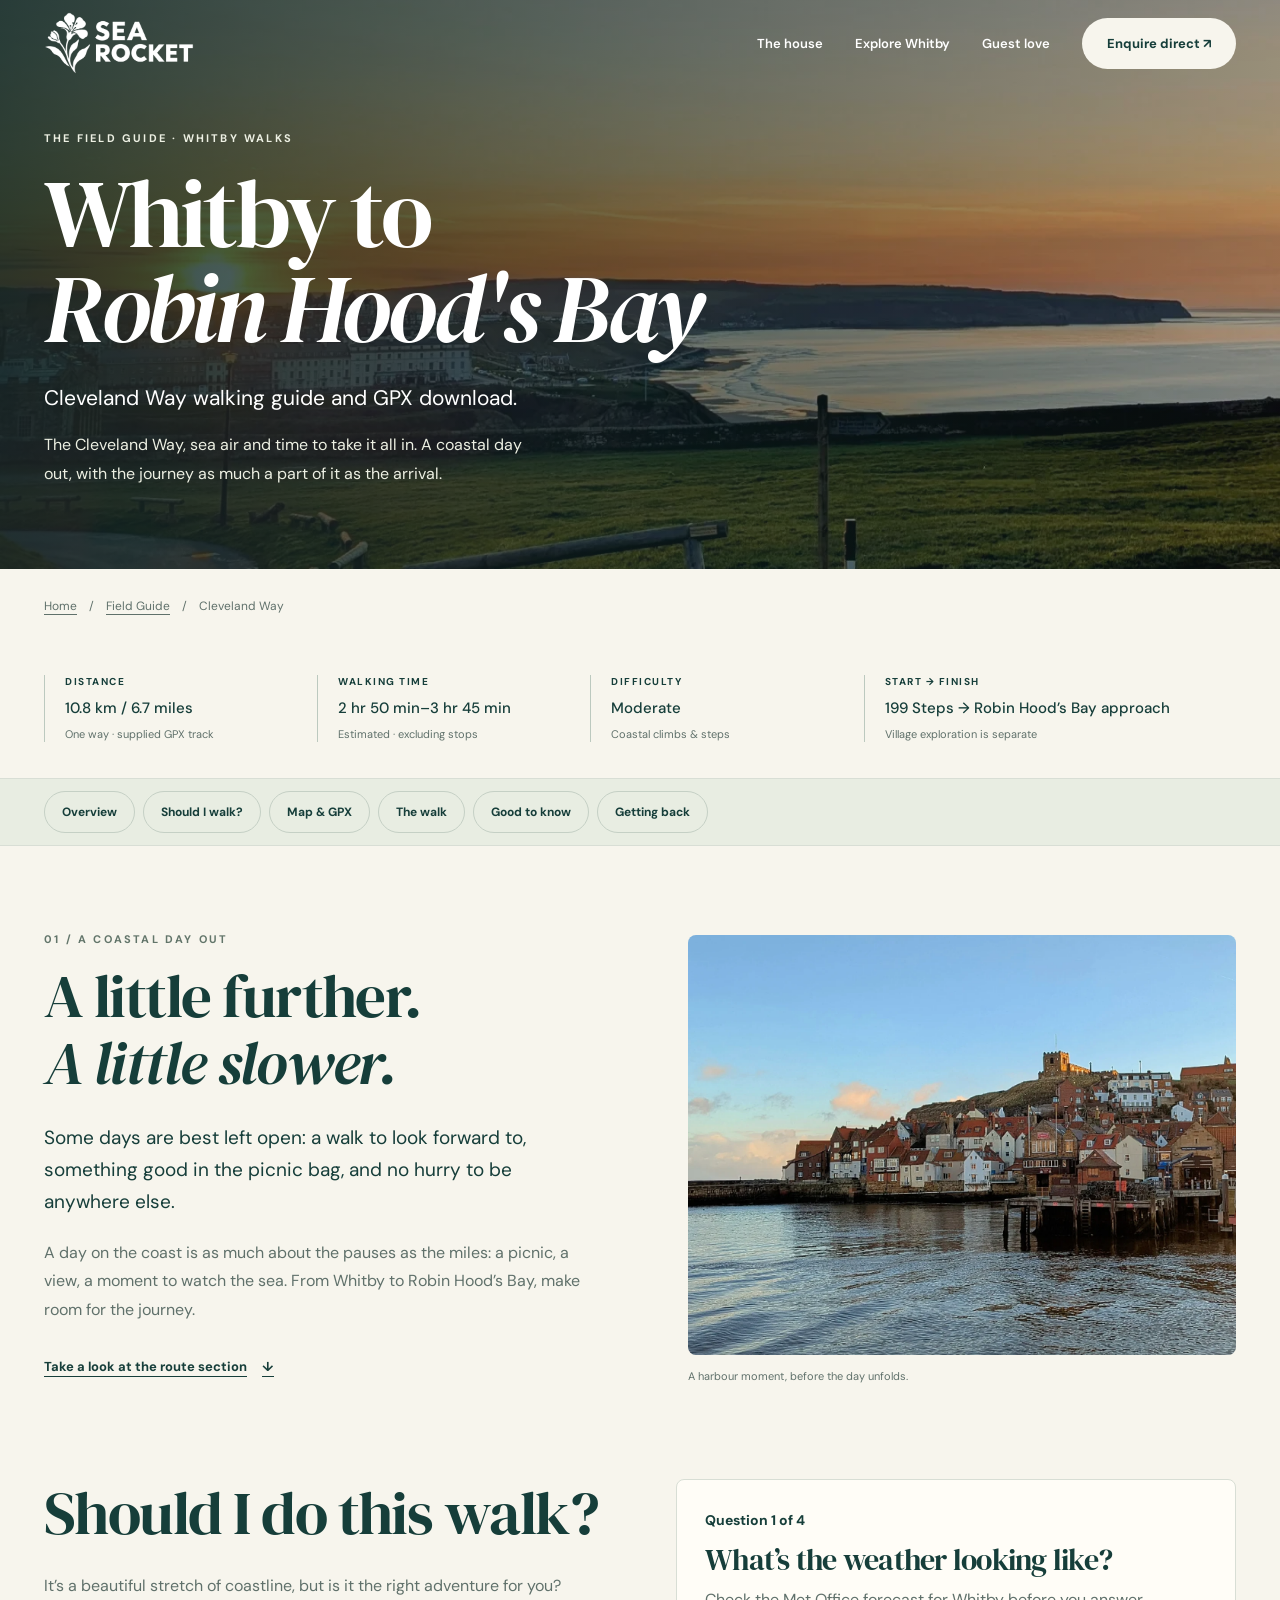
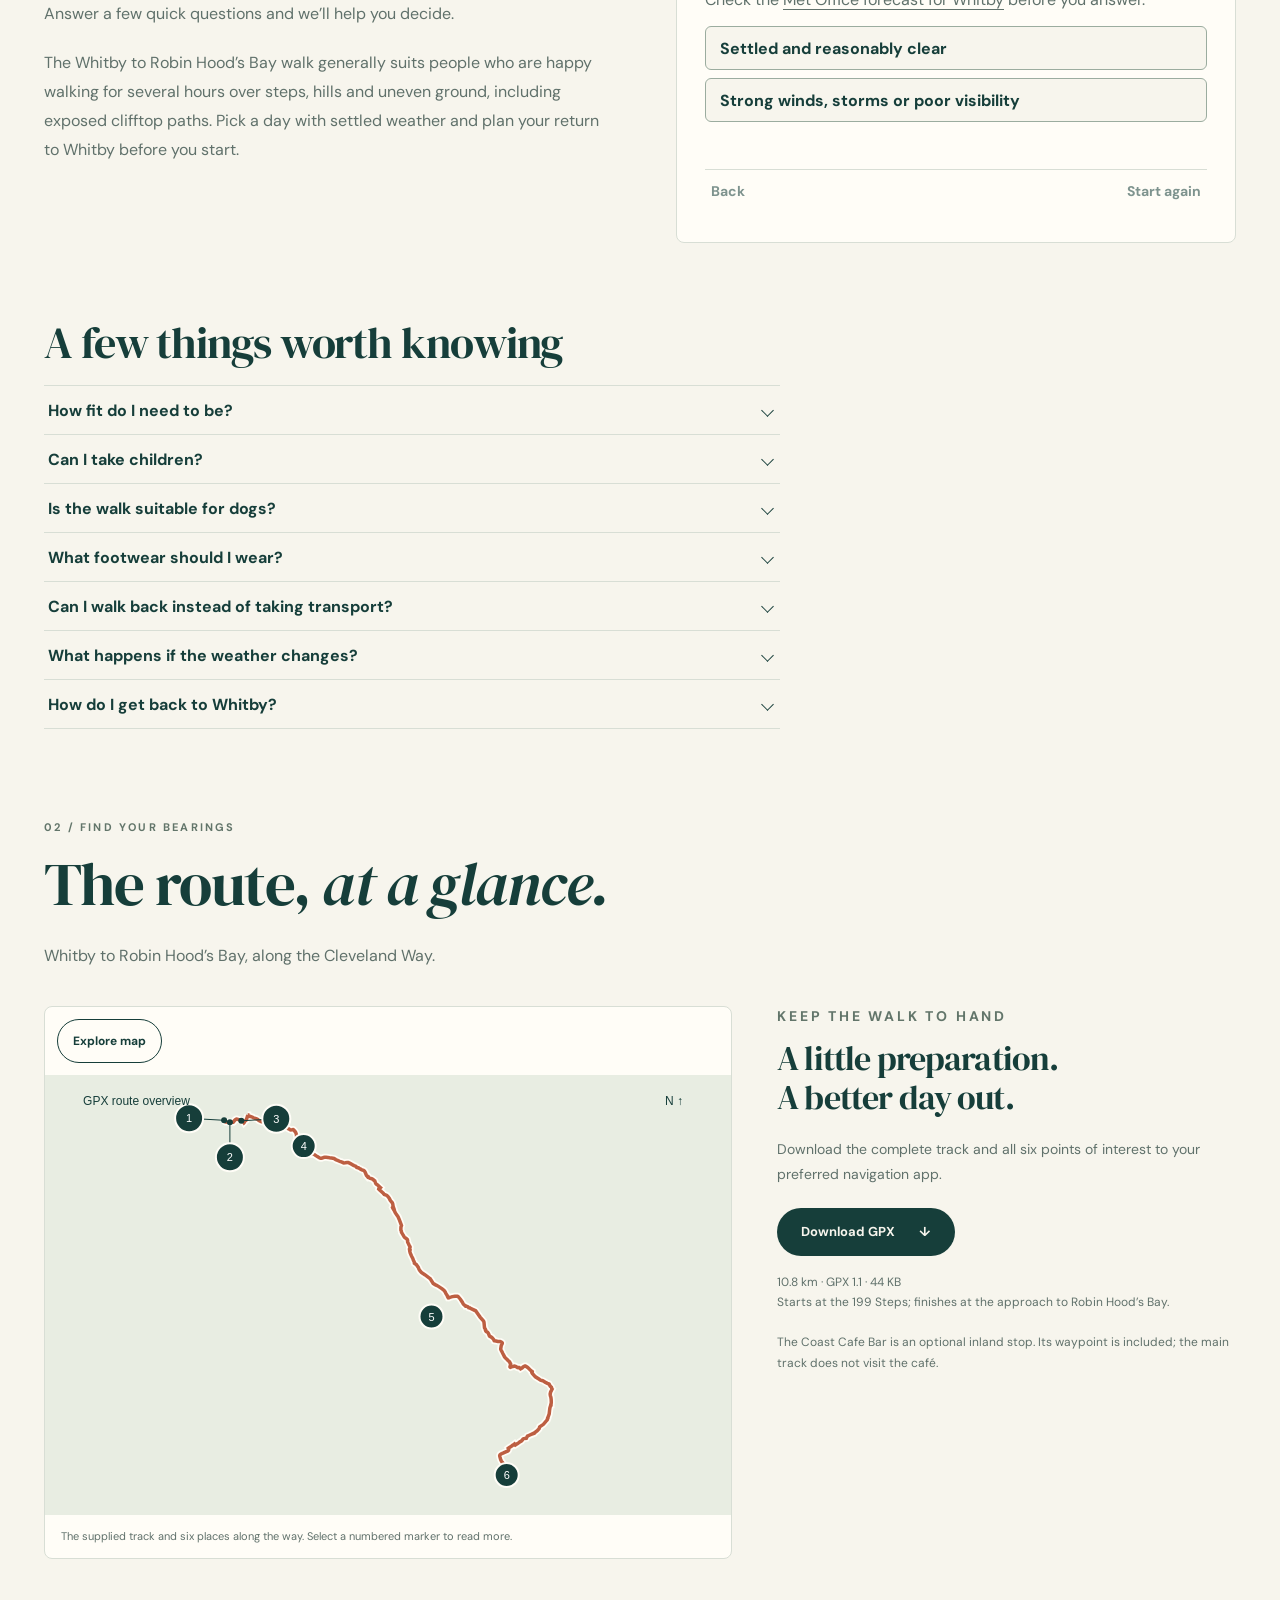
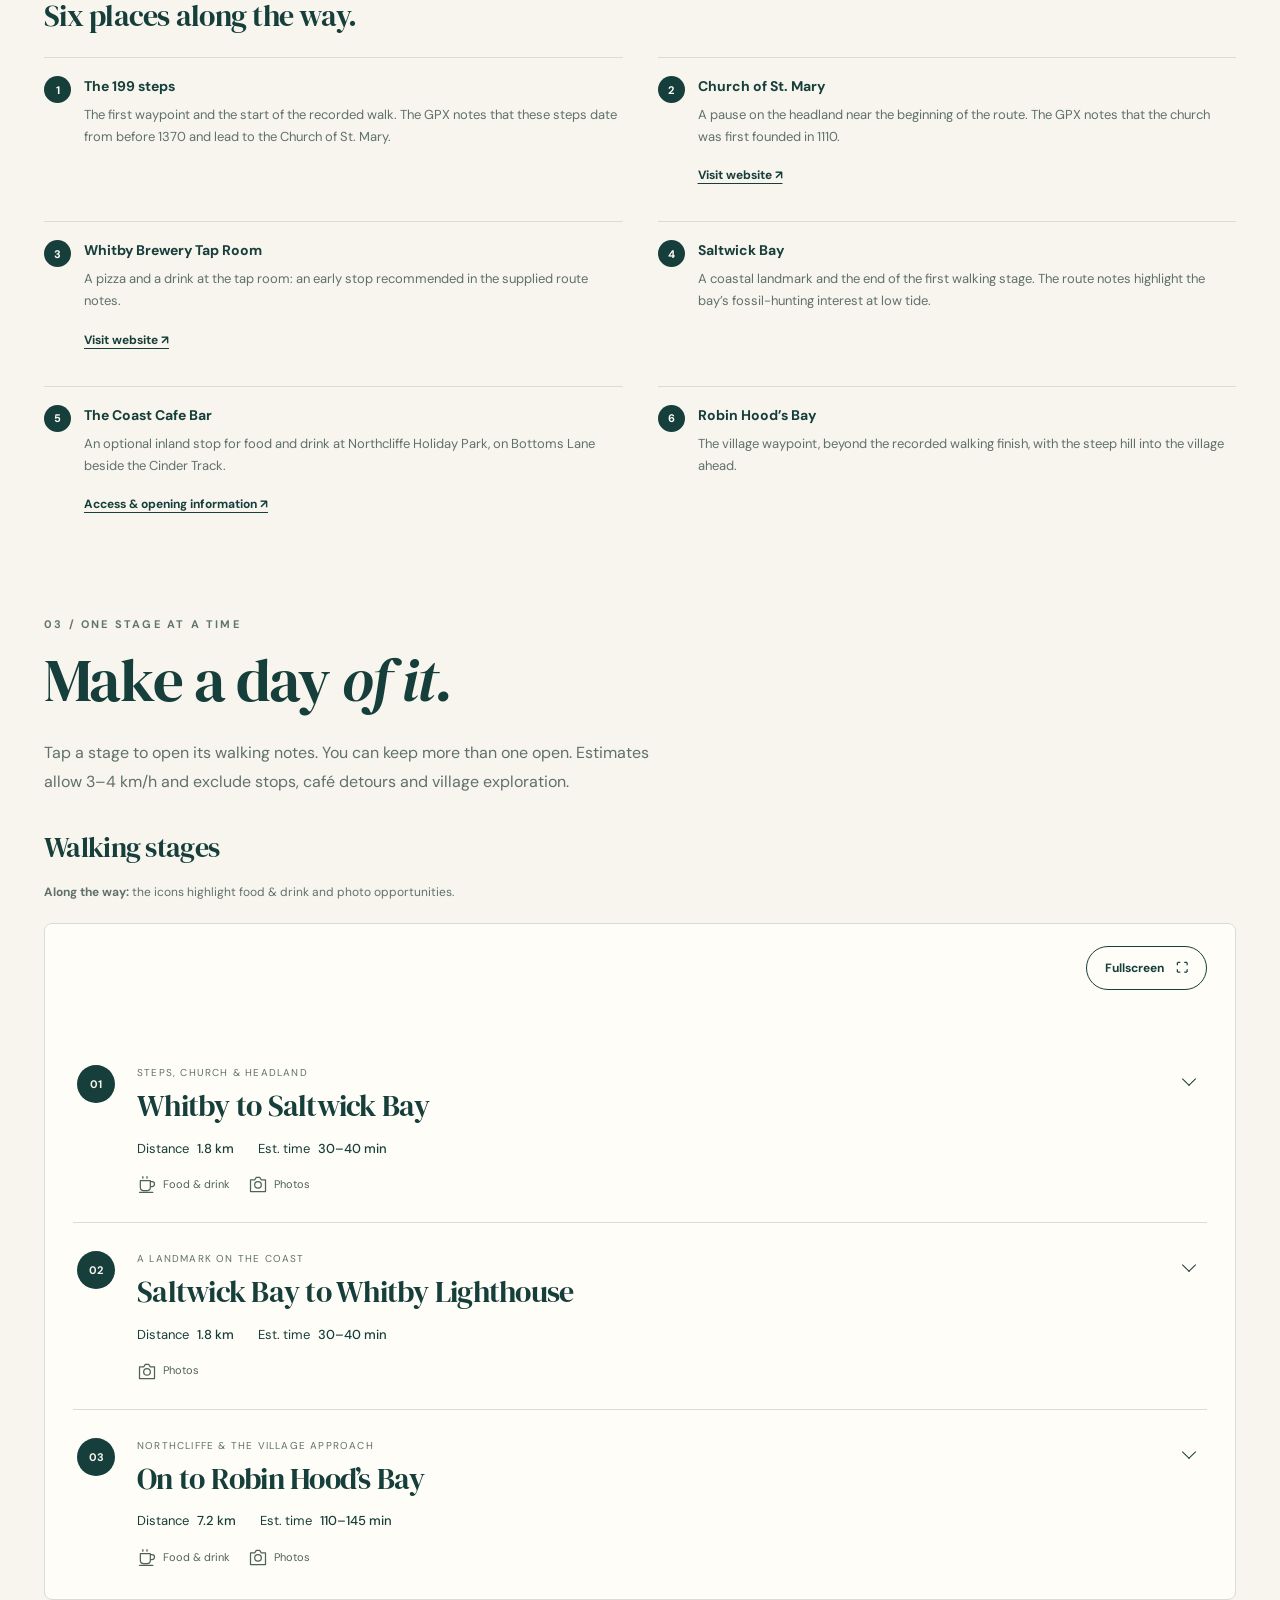
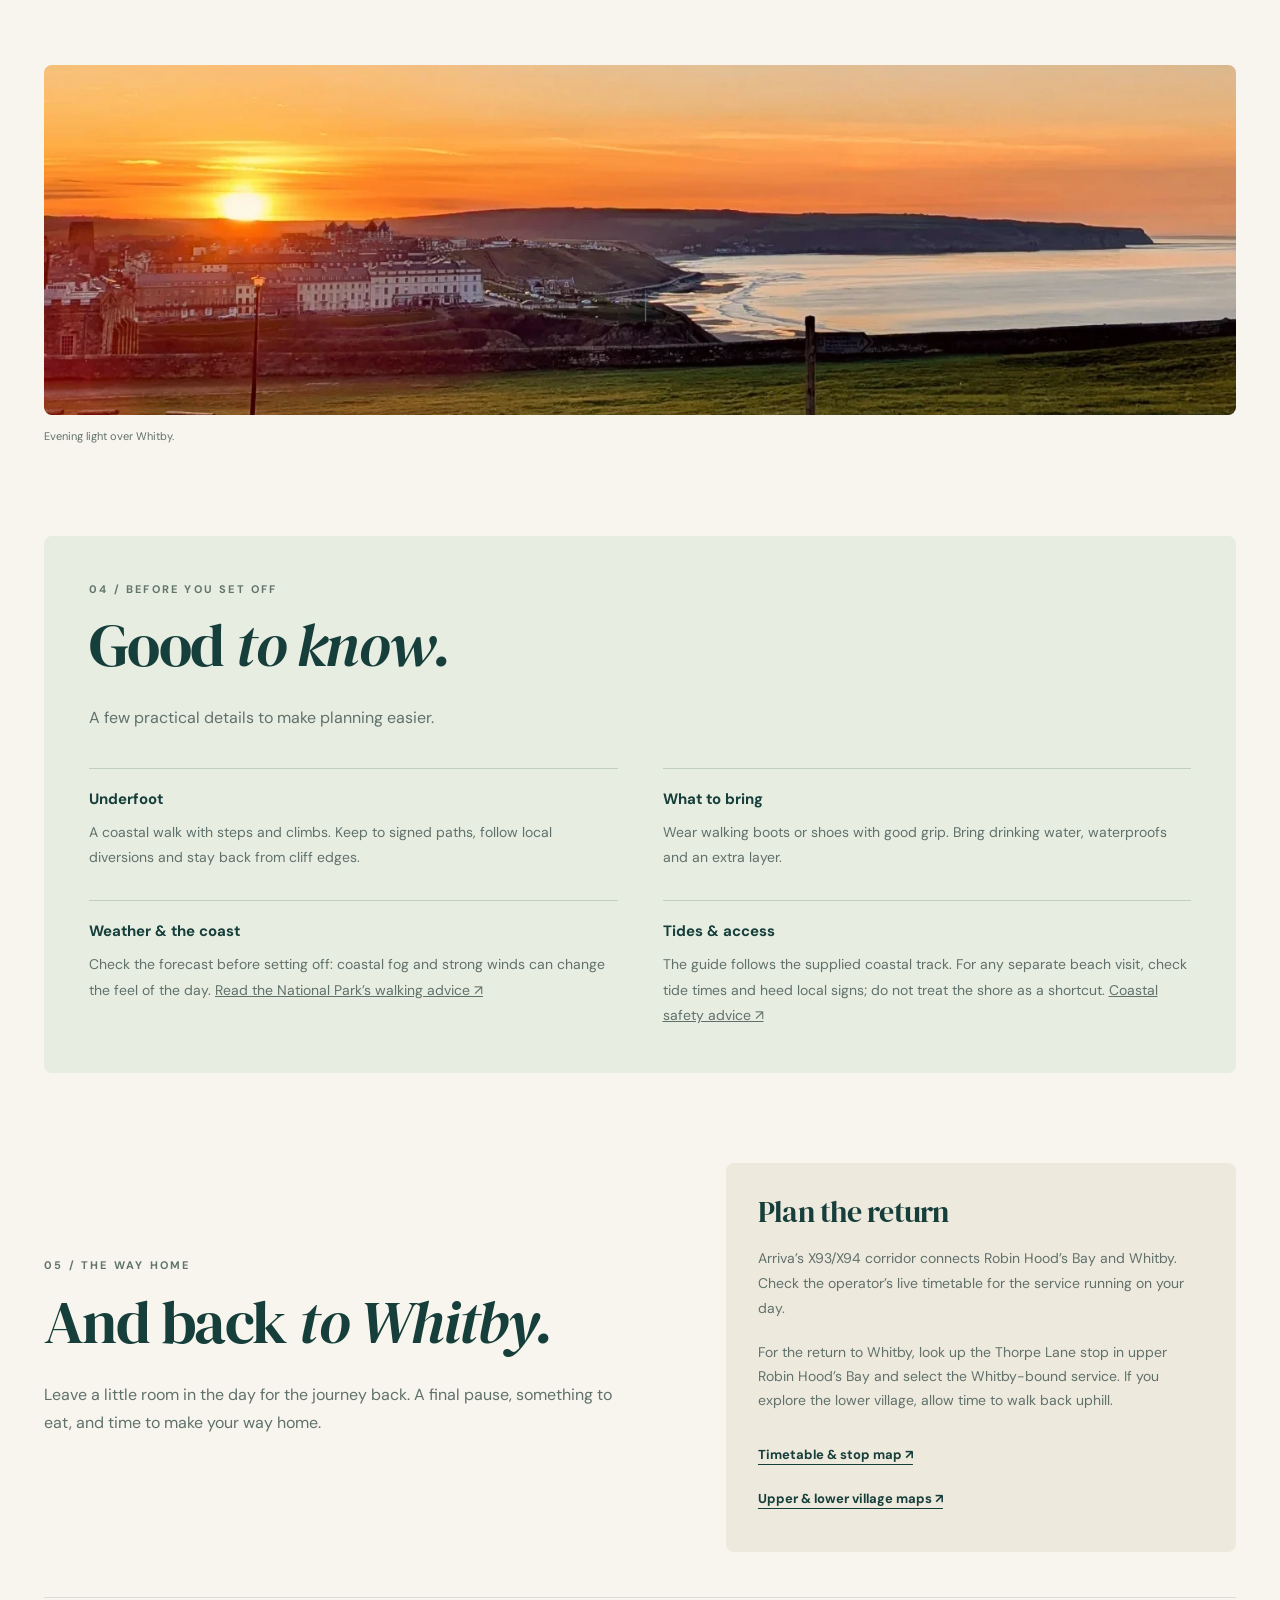
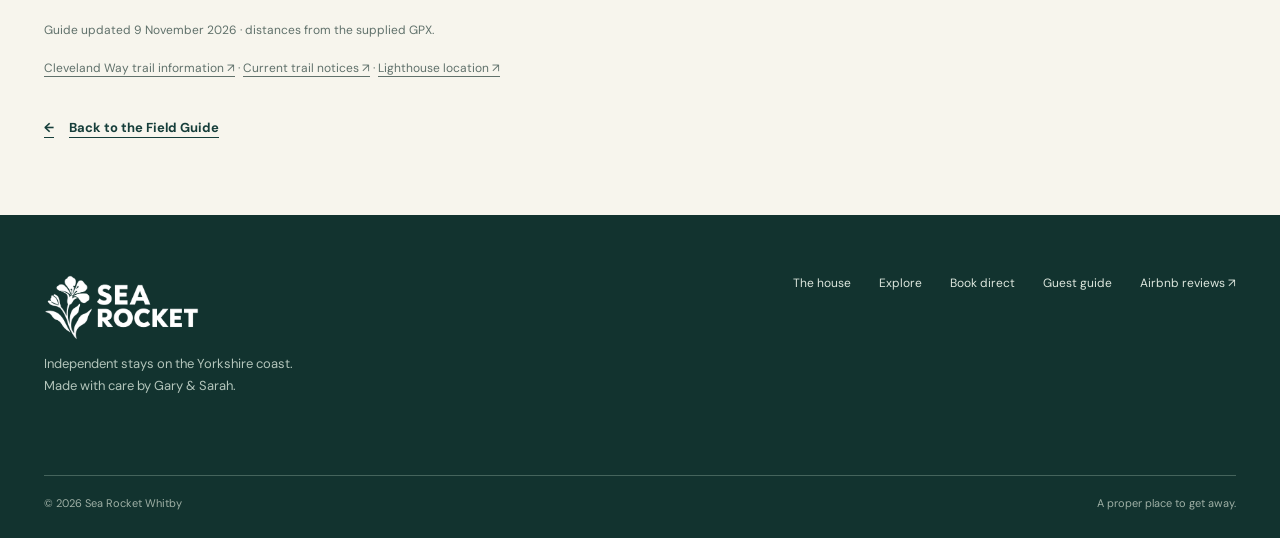
<file: cleveland-way.html>
<!doctype html>
<html lang="en-GB">
<head>
  <meta charset="utf-8">
  <meta name="viewport" content="width=device-width, initial-scale=1">
  <meta name="theme-color" content="#163e3a">
  <meta name="robots" content="index,follow">
  <link rel="canonical" href="https://searocketwhitby.co.uk/cleveland-way">
  <meta property="og:type" content="article">
  <meta property="og:locale" content="en_GB">
  <meta property="og:site_name" content="Sea Rocket Whitby">
  <meta property="og:title" content="Whitby to Robin Hood's Bay Walk | Cleveland Way Guide & GPX">
  <meta property="og:description" content="Walk the Cleveland Way from Whitby to Robin Hood's Bay. Explore our interactive route map, download the GPX, follow walking directions and plan your return.">
  <meta property="og:url" content="https://searocketwhitby.co.uk/cleveland-way">
  <meta property="og:image" content="https://searocketwhitby.co.uk/assets/explore-sunset.webp">
  <meta property="og:image:alt" content="Evening light over Whitby and the coast">
  <meta name="twitter:card" content="summary_large_image">
  <meta name="twitter:title" content="Whitby to Robin Hood's Bay Walk | Cleveland Way Guide & GPX">
  <meta name="twitter:description" content="Walk the Cleveland Way from Whitby to Robin Hood's Bay. Explore our interactive route map, download the GPX, follow walking directions and plan your return.">
  <meta name="twitter:image" content="https://searocketwhitby.co.uk/assets/explore-sunset.webp">
  <meta name="twitter:image:alt" content="Evening light over Whitby and the coast">
  <title>Whitby to Robin Hood's Bay Walk | Cleveland Way Guide & GPX</title>
  <meta name="description" content="An editorial walking guide to the Cleveland Way from Whitby to Robin Hood's Bay.">
  <link rel="preconnect" href="https://fonts.googleapis.com">
  <link rel="preconnect" href="https://fonts.gstatic.com" crossorigin>
  <link href="https://fonts.googleapis.com/css2?family=DM+Sans:wght@400;500;600;700&family=DM+Serif+Display:ital@0;1&display=swap" rel="stylesheet">
  <link rel="stylesheet" href="assets/walking-guide.css">
  <link rel="stylesheet" href="assets/site-chrome.css">
</head>
<body>
  <a class="skip-link" href="#main">Skip to guide</a>
  <header class="header wrap"><a class="brand" href="/#top" aria-label="Sea Rocket home"><img class="brand-logo" src="assets/sea-rocket-logo-white.png" alt="Sea Rocket"></a><nav class="nav"><a href="/#house">The house</a><a href="/#explore">Explore Whitby</a><a href="/#reviews">Guest love</a><a class="pill light" href="/#book">Enquire direct ↗</a></nav></header>
  <main id="main">
    <section class="walk-hero" aria-labelledby="walk-title">
      <img class="hero-photo" src="assets/explore-sunset.webp" alt="Evening light across Whitby and the coast" width="1440" height="1440" fetchpriority="high">
      <div class="wrap hero-copy"><p class="eyebrow">The Field Guide · Whitby walks</p>
        <h1 id="walk-title">Whitby to <br /><em>Robin Hood's Bay</em></h1>
        <p class="hero-route">Cleveland Way walking guide and GPX download.</p><p class="hero-description">The Cleveland Way, sea air and time to take it all in. A coastal day out, with the journey as much a part of it as the arrival.</p></div>
    </section>
    <div class="wrap">
      <nav class="breadcrumb" aria-label="Breadcrumb"><a href="/">Home</a><span aria-hidden="true">/</span><a href="/#field-guide">Field Guide</a><span aria-hidden="true">/</span><span aria-current="page">Cleveland Way</span></nav>
      <dl class="route-facts" aria-label="Walk at a glance">
        <div><dt>Distance</dt><dd>10.8 km / 6.7 miles<small>One way · supplied GPX track</small></dd></div>
        <div><dt>Walking time</dt><dd>2 hr 50 min–3 hr 45 min<small>Estimated · excluding stops</small></dd></div>
        <div><dt>Difficulty</dt><dd>Moderate<small>Coastal climbs &amp; steps</small></dd></div>
        <div><dt>Start → finish</dt><dd>199 Steps → Robin Hood’s Bay approach<small>Village exploration is separate</small></dd></div>
      </dl>
    </div>
    <nav class="quick-nav" aria-label="On this page"><div class="wrap quick-nav-inner"><a href="#overview">Overview</a><a href="#should-i-walk">Should I walk?</a><a href="#route-map">Map &amp; GPX</a><a href="#stages">The walk</a><a href="#good-to-know">Good to know</a><a href="#return">Getting back</a></div></nav>
    <div class="wrap article-shell">
      <section class="intro" id="overview"><div><p class="kicker">01 / A coastal day out</p><h2>A little further.<br><em>A little slower.</em></h2><p class="lead">Some days are best left open: a walk to look forward to, something good in the picnic bag, and no hurry to be anywhere else.</p><p>A day on the coast is as much about the pauses as the miles: a picnic, a view, a moment to watch the sea. From Whitby to Robin Hood’s Bay, make room for the journey.</p><a class="text-link" href="#route-map">Take a look at the route section <span aria-hidden="true">↓</span></a></div>
      <figure class="editorial-photo"><img src="assets/explore-harbour.webp" alt="Whitby harbour looking towards the headland" width="1200" height="900" loading="lazy"><figcaption>A harbour moment, before the day unfolds.</figcaption></figure></section>
      <section class="section-space walk-fit" id="should-i-walk" aria-labelledby="walk-fit-title">
        <div class="walk-fit-intro">
          <h2 id="walk-fit-title">Should I do this walk?</h2>
          <p>It’s a beautiful stretch of coastline, but is it the right adventure for you? Answer a few quick questions and we’ll help you decide.</p>
          <p>The Whitby to Robin Hood’s Bay walk generally suits people who are happy walking for several hours over steps, hills and uneven ground, including exposed clifftop paths. Pick a day with settled weather and plan your return to Whitby before you start.</p>
        </div>
        <div class="walk-decision" data-walk-decision>
          <p class="walk-decision-progress" id="cleveland-decision-progress" data-walk-progress hidden></p>
          <div class="walk-decision-panels">
            <div data-walk-panel="weather" data-walk-question hidden>
              <h3 tabindex="-1" aria-describedby="cleveland-decision-progress">What’s the weather looking like?</h3>
              <p>Check the <a href="https://weather.metoffice.gov.uk/forecast/gcxtcyxyk">Met Office forecast for Whitby</a> before you answer.</p>
              <div class="walk-decision-choices">
                <button type="button" data-walk-next="fitness">Settled and reasonably clear</button>
                <button type="button" data-walk-next="postpone">Strong winds, storms or poor visibility</button>
              </div>
            </div>
            <div data-walk-panel="fitness" data-walk-question hidden>
              <h3 tabindex="-1" aria-describedby="cleveland-decision-progress">Are you comfortable walking for several hours over hills and uneven ground?</h3>
              <div class="walk-decision-choices">
                <button type="button" data-walk-next="terrain">Yes, that sounds manageable</button>
                <button type="button" data-walk-next="alternative">No, or I’m unsure</button>
              </div>
            </div>
            <div data-walk-panel="terrain" data-walk-question hidden>
              <h3 tabindex="-1" aria-describedby="cleveland-decision-progress">Are you comfortable on exposed paths close to cliffs?</h3>
              <div class="walk-decision-choices">
                <button type="button" data-walk-next="return-plan">Yes, with care</button>
                <button type="button" data-walk-next="alternative">I’d prefer to avoid them</button>
              </div>
            </div>
            <div data-walk-panel="return-plan" data-walk-question hidden>
              <h3 tabindex="-1" aria-describedby="cleveland-decision-progress">Have you planned how you’ll get back to Whitby?</h3>
              <div class="walk-decision-choices">
                <button type="button" data-walk-next="suitable">Yes, I have a plan</button>
                <button type="button" data-walk-next="plan-return">Not yet</button>
              </div>
            </div>
            <div data-walk-panel="suitable">
              <h3 tabindex="-1">Sounds like a great choice.</h3>
              <p>If you’re happy with the climbs and cliff paths and have a way back, this walk could suit you. Check the forecast and trail notices before leaving, and use your judgement on the day.</p>
              <a class="text-link" href="#route-map">Review the route and download the GPX</a>
            </div>
            <div data-walk-panel="postpone">
              <h3 tabindex="-1">Save it for a better day.</h3>
              <p>Strong winds, storms or poor visibility can make the exposed cliff paths unsuitable. Wait for a clearer, calmer forecast.</p>
              <a class="text-link" href="#good-to-know">Read the weather and coastal advice</a>
            </div>
            <div data-walk-panel="alternative">
              <h3 tabindex="-1">Consider a gentler alternative.</h3>
              <p>If the hills or cliff edges put you off, try the less exposed Cinder Track. Start in Whitby and turn back whenever you’ve had enough.</p>
              <a class="text-link" href="https://www.northyorkmoors.org.uk/access-for-all/accessible-outdoor-activities">See the National Park’s Cinder Track information</a>
            </div>
            <div data-walk-panel="plan-return">
              <h3 tabindex="-1">Nearly there — plan your return.</h3>
              <p>This is a one-way walk. Before setting off, check the Whitby-bound bus for your walking day or arrange another way back.</p>
              <a class="text-link" href="#return">See where to catch the bus back</a>
            </div>
          </div>
          <div class="walk-decision-actions" data-walk-actions hidden>
            <button type="button" data-walk-back>Back</button>
            <button type="button" data-walk-restart>Start again</button>
          </div>
        </div>
      </section>
      <section class="walk-faq" aria-labelledby="walk-faq-title">
        <h2 id="walk-faq-title">A few things worth knowing</h2>
        <details>
          <summary>How fit do I need to be?</summary>
          <p>If you’re used to walking for a few hours with some climbs, this is a reasonable step up from a stroll. The 199 Steps come early, and there are more climbs and descents along the coast. Take a look at the <a href="#stages">walking stages</a> to judge the effort.</p>
        </details>
        <details>
          <summary>Can I take children?</summary>
          <p>Think about how far your children happily walk and whether they’ll stay close to you on exposed sections. For a shorter outing away from the cliff edges, try an out-and-back on the <a href="https://www.northyorkmoors.org.uk/access-for-all/accessible-outdoor-activities">Cinder Track</a>.</p>
        </details>
        <details>
          <summary>Is the walk suitable for dogs?</summary>
          <p>It can suit dogs used to longer walks. Keep your dog on a short lead near cliff edges and around livestock, and follow local signs. See the <a href="https://www.northyorkmoors.org.uk/things-to-do/walking/walking-with-dogs">National Park’s advice for walking with dogs</a>.</p>
        </details>
        <details>
          <summary>What footwear should I wear?</summary>
          <p>Choose walking boots or shoes with good grip for the steps and uneven ground, especially after rain. The <a href="#good-to-know">packing advice</a> also covers what to bring for changeable weather.</p>
        </details>
        <details>
          <summary>Can I walk back instead of taking transport?</summary>
          <p>Yes, if you have the time, daylight and energy for a second leg. You can retrace the coastal path or plan a loop back on the inland <a href="https://www.northyorkmoors.org.uk/access-for-all/accessible-outdoor-activities">Cinder Track</a>. Keep the <a href="#return">bus</a> in mind if you’d rather decide on the day.</p>
        </details>
        <details>
          <summary>What happens if the weather changes?</summary>
          <p>If fog, strong winds or a storm set in, reconsider continuing along the cliffs. Keep to signed paths and turn back when it’s safe to do so. Read the <a href="#good-to-know">weather and coastal advice</a> before you leave.</p>
        </details>
        <details>
          <summary>How do I get back to Whitby?</summary>
          <p>For the bus, head to Thorpe Lane in upper Robin Hood’s Bay and look for a Whitby-bound service. The <a href="#return">return section</a> links to the live timetable and stop map so you can check your walking day.</p>
        </details>
      </section>
      <section class="route-section section-space" id="route-map" aria-labelledby="map-title"><div class="section-heading"><p class="kicker">02 / Find your bearings</p><h2 id="map-title">The route, <em>at a glance.</em></h2><p>Whitby to Robin Hood’s Bay, along the Cleveland Way.</p></div>
        <div class="route-layout"><div id="map-slot"><div class="walk-map-shell" id="walk-map-shell"><div class="map-toolbar"><button type="button" id="map-explore" hidden>Explore map</button><button type="button" id="map-fit" hidden>Whole route</button><button type="button" id="map-fullscreen" aria-haspopup="dialog" aria-controls="map-dialog" aria-expanded="false" hidden>Fullscreen ⛶</button></div><div id="walk-map" class="walk-map" role="region" aria-label="Walking route map"><svg viewBox="0 0 650 440" role="img" aria-label="Overview of the supplied GPX track, running from Whitby to Robin Hood’s Bay, with six numbered points of interest"><path d="M161.0,45.3 L162.1,46.7 L162.3,46.9 L162.5,47.0 L163.0,47.0 L165.3,47.2 L165.5,47.2 L167.5,47.3 L169.4,47.3 L169.6,47.3 L170.1,47.3 L170.5,46.9 L170.9,46.4 L171.2,45.8 L171.6,45.3 L172.4,44.7 L172.7,44.4 L173.1,44.2 L173.6,44.1 L174.1,44.2 L176.6,45.0 L177.1,45.1 L180.5,47.1 L180.9,47.7 L181.0,47.6 L181.9,46.0 L182.9,45.3 L183.6,43.8 L184.2,41.8 L184.7,40.1 L184.7,40.0 L184.6,40.0 L184.7,40.0 L186.6,41.3 L188.5,41.8 L189.5,42.2 L190.2,42.7 L190.7,43.0 L193.5,43.8 L194.6,44.5 L195.6,45.4 L196.2,45.8 L197.9,46.5 L198.9,46.7 L199.4,46.8 L200.2,47.1 L200.7,47.2 L201.3,47.1 L201.7,47.1 L203.0,46.7 L203.7,46.6 L204.5,46.2 L205.1,45.9 L205.9,45.7 L206.6,45.7 L206.8,45.7 L208.6,46.5 L209.5,47.5 L210.2,48.0 L210.7,48.5 L211.1,49.3 L212.7,50.1 L213.9,50.8 L214.8,50.6 L215.8,50.4 L216.9,49.7 L217.2,49.6 L218.1,49.5 L218.9,49.3 L219.3,49.2 L219.4,49.2 L220.3,50.2 L221.7,51.6 L222.8,52.4 L224.1,53.1 L225.0,53.6 L225.8,53.9 L226.8,54.6 L227.8,54.9 L228.8,54.8 L230.1,54.6 L230.3,54.7 L230.6,55.0 L231.7,56.2 L232.0,56.6 L232.6,57.5 L232.7,57.7 L233.3,59.5 L233.5,61.4 L234.1,63.9 L234.6,64.6 L239.3,70.0 L240.5,71.1 L242.3,72.7 L243.2,73.5 L243.9,74.2 L244.2,74.6 L244.5,75.3 L244.6,76.0 L245.4,76.7 L246.2,78.0 L246.9,78.6 L247.8,79.2 L248.4,79.3 L249.6,78.8 L250.8,79.2 L251.7,79.9 L254.3,81.6 L256.5,82.9 L257.6,83.2 L258.5,83.2 L259.6,82.8 L260.5,82.5 L261.5,82.3 L263.1,82.3 L264.7,82.4 L266.4,82.8 L268.4,83.1 L270.9,83.5 L272.7,84.6 L273.9,85.2 L275.1,85.7 L276.7,86.3 L278.2,86.8 L278.9,87.2 L279.7,87.5 L280.8,87.9 L282.2,87.8 L284.0,87.5 L285.0,87.6 L285.1,87.6 L286.5,88.2 L288.3,89.1 L289.6,89.9 L291.0,90.6 L292.9,91.4 L293.3,92.1 L294.5,92.7 L295.3,92.8 L297.1,93.9 L298.8,94.8 L300.4,95.4 L301.3,96.0 L302.0,97.0 L302.8,99.0 L303.3,100.3 L304.4,101.6 L304.5,101.5 L304.8,101.5 L304.8,101.5 L305.0,101.5 L305.7,102.4 L306.7,103.1 L309.0,103.9 L310.2,104.7 L311.0,105.5 L311.5,105.7 L311.7,105.9 L311.8,106.1 L312.3,107.7 L312.9,108.9 L314.0,109.7 L314.5,109.9 L317.2,112.4 L317.4,112.6 L317.2,112.8 L315.7,113.6 L315.6,114.0 L316.3,114.7 L317.9,116.2 L318.5,116.7 L320.2,118.3 L321.2,119.5 L323.8,120.4 L325.3,122.1 L326.4,123.7 L327.0,125.0 L328.0,126.4 L329.2,127.8 L329.6,128.7 L329.9,130.5 L330.1,131.9 L330.3,132.1 L330.4,132.4 L329.6,132.2 L329.4,132.5 L329.7,133.2 L330.1,133.8 L330.9,135.2 L331.6,136.4 L332.3,137.9 L334.1,140.5 L335.0,141.8 L336.4,145.2 L337.7,148.7 L338.4,150.5 L337.9,151.9 L337.8,153.3 L337.8,154.7 L337.8,155.1 L338.3,156.2 L338.4,157.3 L340.7,161.2 L341.2,162.0 L342.9,163.4 L344.1,164.4 L344.5,165.4 L344.5,166.6 L344.6,167.3 L345.6,169.2 L345.9,170.0 L346.7,171.4 L347.0,172.1 L346.4,173.7 L346.4,174.2 L346.7,174.4 L346.8,174.7 L347.0,174.8 L347.0,175.0 L346.7,175.4 L346.6,176.0 L347.1,177.9 L348.4,181.0 L349.7,183.4 L350.3,185.2 L351.1,186.7 L351.3,188.2 L351.3,188.2 L353.2,189.6 L355.2,192.4 L356.0,194.5 L357.0,196.0 L358.3,197.5 L361.7,199.7 L367.3,203.9 L367.4,204.1 L370.1,208.4 L372.0,209.6 L373.5,210.3 L374.6,210.9 L379.1,213.9 L381.0,215.5 L382.1,217.0 L382.9,218.7 L384.3,220.8 L384.3,221.3 L385.0,222.5 L385.1,222.7 L385.2,222.7 L385.6,222.7 L385.8,222.8 L386.2,222.7 L386.8,222.3 L388.4,221.9 L389.4,221.6 L391.8,221.2 L393.5,221.2 L394.3,221.2 L394.6,221.3 L394.8,221.4 L395.1,221.7 L397.3,224.2 L399.1,227.0 L400.2,229.0 L400.7,229.6 L401.2,230.0 L401.9,230.4 L402.1,230.6 L402.6,231.1 L402.7,231.3 L403.6,231.3 L404.2,231.5 L404.8,231.8 L405.2,232.1 L405.6,232.8 L406.0,232.9 L406.4,233.0 L406.6,233.0 L406.8,233.0 L406.9,233.0 L407.1,233.3 L407.5,233.4 L412.6,235.8 L412.7,235.9 L415.0,239.2 L417.0,242.1 L420.1,245.7 L420.6,246.3 L420.8,246.9 L420.9,247.5 L421.0,248.4 L421.3,251.7 L421.4,252.6 L422.5,254.6 L422.6,254.9 L422.4,255.4 L422.5,255.7 L422.6,255.9 L422.8,256.2 L423.1,256.5 L424.0,257.0 L424.6,257.4 L425.0,257.9 L425.4,258.6 L426.2,260.6 L426.5,261.1 L428.7,262.4 L429.2,262.9 L430.5,264.5 L431.0,265.5 L431.1,265.5 L431.2,265.7 L431.5,265.8 L432.9,266.0 L434.9,266.4 L436.8,266.6 L437.4,266.7 L438.8,267.5 L439.1,267.8 L439.2,268.0 L439.2,268.1 L439.2,268.3 L438.7,269.5 L438.2,270.4 L438.1,270.9 L437.6,273.9 L437.7,274.4 L438.2,275.5 L438.8,276.6 L439.6,278.3 L441.1,281.1 L441.5,281.9 L443.2,283.8 L444.3,284.8 L445.2,285.8 L445.7,286.1 L446.6,287.0 L446.8,287.7 L446.9,288.0 L447.3,288.4 L447.5,288.7 L447.4,289.7 L447.2,290.7 L446.9,291.5 L446.9,291.9 L447.1,292.2 L447.3,292.3 L447.7,292.2 L448.0,292.0 L448.2,291.9 L450.7,291.2 L451.3,291.1 L451.8,291.2 L452.4,291.4 L452.9,291.6 L454.3,292.5 L454.7,292.5 L455.0,292.6 L456.0,292.5 L456.7,293.0 L457.2,293.4 L457.4,293.8 L457.5,293.9 L457.7,293.8 L458.9,293.0 L459.3,292.7 L459.6,292.3 L460.7,291.4 L461.8,290.9 L462.2,290.9 L462.3,291.0 L463.9,291.9 L464.7,292.6 L467.9,295.7 L469.2,296.6 L469.2,296.9 L468.8,297.7 L468.9,297.9 L469.2,298.3 L472.3,301.8 L476.2,304.3 L476.9,304.8 L477.4,305.1 L479.6,305.7 L481.0,306.4 L481.5,306.8 L481.7,307.0 L484.3,308.4 L485.9,309.0 L486.1,309.3 L486.8,310.5 L487.3,311.3 L488.3,312.3 L488.9,314.1 L489.0,314.2 L488.0,316.1 L487.5,317.2 L487.1,318.7 L487.1,319.7 L487.3,320.7 L487.8,322.3 L488.1,324.6 L488.2,327.5 L487.9,329.7 L487.9,329.8 L487.7,329.8 L487.2,331.7 L486.9,332.4 L486.7,333.8 L486.5,335.1 L486.1,338.9 L485.5,340.7 L484.7,342.6 L484.9,342.7 L484.9,342.9 L484.7,343.4 L484.5,343.8 L484.3,344.5 L484.1,344.8 L484.0,345.1 L483.0,346.1 L480.3,349.3 L479.5,349.9 L476.6,351.9 L476.4,352.4 L476.0,353.7 L475.8,354.0 L474.2,355.6 L471.7,357.6 L471.5,357.8 L471.5,357.9 L471.4,358.0 L471.2,358.3 L469.9,358.8 L469.7,358.6 L466.2,360.3 L464.3,361.2 L463.2,363.3 L460.8,363.6 L460.4,363.8 L459.9,364.1 L458.6,365.8 L458.3,366.1 L456.8,366.8 L455.8,367.6 L454.2,368.7 L453.3,369.4 L452.2,370.1 L452.1,370.0 L451.4,369.0 L449.9,370.2 L449.3,370.4 L448.8,370.9 L447.5,371.9 L445.9,372.8 L445.2,373.3 L445.5,373.9 L445.6,374.3 L445.6,374.7 L445.5,375.1 L445.2,375.6 L444.8,375.9 L443.8,376.4 L440.4,377.9 L438.7,378.6 L437.9,378.9 L436.9,379.9 L436.7,380.3 L436.6,380.8 L436.7,381.4 L437.2,383.2 L437.5,384.4 L438.2,385.8 L439.0,387.1 L440.1,388.4 L440.9,389.7 L441.7,391.2 L442.1,392.1 L442.1,392.4 L442.0,392.8 L441.9,392.8" fill="none" stroke="#fffdf7" stroke-width="7"/><path d="M161.0,45.3 L162.1,46.7 L162.3,46.9 L162.5,47.0 L163.0,47.0 L165.3,47.2 L165.5,47.2 L167.5,47.3 L169.4,47.3 L169.6,47.3 L170.1,47.3 L170.5,46.9 L170.9,46.4 L171.2,45.8 L171.6,45.3 L172.4,44.7 L172.7,44.4 L173.1,44.2 L173.6,44.1 L174.1,44.2 L176.6,45.0 L177.1,45.1 L180.5,47.1 L180.9,47.7 L181.0,47.6 L181.9,46.0 L182.9,45.3 L183.6,43.8 L184.2,41.8 L184.7,40.1 L184.7,40.0 L184.6,40.0 L184.7,40.0 L186.6,41.3 L188.5,41.8 L189.5,42.2 L190.2,42.7 L190.7,43.0 L193.5,43.8 L194.6,44.5 L195.6,45.4 L196.2,45.8 L197.9,46.5 L198.9,46.7 L199.4,46.8 L200.2,47.1 L200.7,47.2 L201.3,47.1 L201.7,47.1 L203.0,46.7 L203.7,46.6 L204.5,46.2 L205.1,45.9 L205.9,45.7 L206.6,45.7 L206.8,45.7 L208.6,46.5 L209.5,47.5 L210.2,48.0 L210.7,48.5 L211.1,49.3 L212.7,50.1 L213.9,50.8 L214.8,50.6 L215.8,50.4 L216.9,49.7 L217.2,49.6 L218.1,49.5 L218.9,49.3 L219.3,49.2 L219.4,49.2 L220.3,50.2 L221.7,51.6 L222.8,52.4 L224.1,53.1 L225.0,53.6 L225.8,53.9 L226.8,54.6 L227.8,54.9 L228.8,54.8 L230.1,54.6 L230.3,54.7 L230.6,55.0 L231.7,56.2 L232.0,56.6 L232.6,57.5 L232.7,57.7 L233.3,59.5 L233.5,61.4 L234.1,63.9 L234.6,64.6 L239.3,70.0 L240.5,71.1 L242.3,72.7 L243.2,73.5 L243.9,74.2 L244.2,74.6 L244.5,75.3 L244.6,76.0 L245.4,76.7 L246.2,78.0 L246.9,78.6 L247.8,79.2 L248.4,79.3 L249.6,78.8 L250.8,79.2 L251.7,79.9 L254.3,81.6 L256.5,82.9 L257.6,83.2 L258.5,83.2 L259.6,82.8 L260.5,82.5 L261.5,82.3 L263.1,82.3 L264.7,82.4 L266.4,82.8 L268.4,83.1 L270.9,83.5 L272.7,84.6 L273.9,85.2 L275.1,85.7 L276.7,86.3 L278.2,86.8 L278.9,87.2 L279.7,87.5 L280.8,87.9 L282.2,87.8 L284.0,87.5 L285.0,87.6 L285.1,87.6 L286.5,88.2 L288.3,89.1 L289.6,89.9 L291.0,90.6 L292.9,91.4 L293.3,92.1 L294.5,92.7 L295.3,92.8 L297.1,93.9 L298.8,94.8 L300.4,95.4 L301.3,96.0 L302.0,97.0 L302.8,99.0 L303.3,100.3 L304.4,101.6 L304.5,101.5 L304.8,101.5 L304.8,101.5 L305.0,101.5 L305.7,102.4 L306.7,103.1 L309.0,103.9 L310.2,104.7 L311.0,105.5 L311.5,105.7 L311.7,105.9 L311.8,106.1 L312.3,107.7 L312.9,108.9 L314.0,109.7 L314.5,109.9 L317.2,112.4 L317.4,112.6 L317.2,112.8 L315.7,113.6 L315.6,114.0 L316.3,114.7 L317.9,116.2 L318.5,116.7 L320.2,118.3 L321.2,119.5 L323.8,120.4 L325.3,122.1 L326.4,123.7 L327.0,125.0 L328.0,126.4 L329.2,127.8 L329.6,128.7 L329.9,130.5 L330.1,131.9 L330.3,132.1 L330.4,132.4 L329.6,132.2 L329.4,132.5 L329.7,133.2 L330.1,133.8 L330.9,135.2 L331.6,136.4 L332.3,137.9 L334.1,140.5 L335.0,141.8 L336.4,145.2 L337.7,148.7 L338.4,150.5 L337.9,151.9 L337.8,153.3 L337.8,154.7 L337.8,155.1 L338.3,156.2 L338.4,157.3 L340.7,161.2 L341.2,162.0 L342.9,163.4 L344.1,164.4 L344.5,165.4 L344.5,166.6 L344.6,167.3 L345.6,169.2 L345.9,170.0 L346.7,171.4 L347.0,172.1 L346.4,173.7 L346.4,174.2 L346.7,174.4 L346.8,174.7 L347.0,174.8 L347.0,175.0 L346.7,175.4 L346.6,176.0 L347.1,177.9 L348.4,181.0 L349.7,183.4 L350.3,185.2 L351.1,186.7 L351.3,188.2 L351.3,188.2 L353.2,189.6 L355.2,192.4 L356.0,194.5 L357.0,196.0 L358.3,197.5 L361.7,199.7 L367.3,203.9 L367.4,204.1 L370.1,208.4 L372.0,209.6 L373.5,210.3 L374.6,210.9 L379.1,213.9 L381.0,215.5 L382.1,217.0 L382.9,218.7 L384.3,220.8 L384.3,221.3 L385.0,222.5 L385.1,222.7 L385.2,222.7 L385.6,222.7 L385.8,222.8 L386.2,222.7 L386.8,222.3 L388.4,221.9 L389.4,221.6 L391.8,221.2 L393.5,221.2 L394.3,221.2 L394.6,221.3 L394.8,221.4 L395.1,221.7 L397.3,224.2 L399.1,227.0 L400.2,229.0 L400.7,229.6 L401.2,230.0 L401.9,230.4 L402.1,230.6 L402.6,231.1 L402.7,231.3 L403.6,231.3 L404.2,231.5 L404.8,231.8 L405.2,232.1 L405.6,232.8 L406.0,232.9 L406.4,233.0 L406.6,233.0 L406.8,233.0 L406.9,233.0 L407.1,233.3 L407.5,233.4 L412.6,235.8 L412.7,235.9 L415.0,239.2 L417.0,242.1 L420.1,245.7 L420.6,246.3 L420.8,246.9 L420.9,247.5 L421.0,248.4 L421.3,251.7 L421.4,252.6 L422.5,254.6 L422.6,254.9 L422.4,255.4 L422.5,255.7 L422.6,255.9 L422.8,256.2 L423.1,256.5 L424.0,257.0 L424.6,257.4 L425.0,257.9 L425.4,258.6 L426.2,260.6 L426.5,261.1 L428.7,262.4 L429.2,262.9 L430.5,264.5 L431.0,265.5 L431.1,265.5 L431.2,265.7 L431.5,265.8 L432.9,266.0 L434.9,266.4 L436.8,266.6 L437.4,266.7 L438.8,267.5 L439.1,267.8 L439.2,268.0 L439.2,268.1 L439.2,268.3 L438.7,269.5 L438.2,270.4 L438.1,270.9 L437.6,273.9 L437.7,274.4 L438.2,275.5 L438.8,276.6 L439.6,278.3 L441.1,281.1 L441.5,281.9 L443.2,283.8 L444.3,284.8 L445.2,285.8 L445.7,286.1 L446.6,287.0 L446.8,287.7 L446.9,288.0 L447.3,288.4 L447.5,288.7 L447.4,289.7 L447.2,290.7 L446.9,291.5 L446.9,291.9 L447.1,292.2 L447.3,292.3 L447.7,292.2 L448.0,292.0 L448.2,291.9 L450.7,291.2 L451.3,291.1 L451.8,291.2 L452.4,291.4 L452.9,291.6 L454.3,292.5 L454.7,292.5 L455.0,292.6 L456.0,292.5 L456.7,293.0 L457.2,293.4 L457.4,293.8 L457.5,293.9 L457.7,293.8 L458.9,293.0 L459.3,292.7 L459.6,292.3 L460.7,291.4 L461.8,290.9 L462.2,290.9 L462.3,291.0 L463.9,291.9 L464.7,292.6 L467.9,295.7 L469.2,296.6 L469.2,296.9 L468.8,297.7 L468.9,297.9 L469.2,298.3 L472.3,301.8 L476.2,304.3 L476.9,304.8 L477.4,305.1 L479.6,305.7 L481.0,306.4 L481.5,306.8 L481.7,307.0 L484.3,308.4 L485.9,309.0 L486.1,309.3 L486.8,310.5 L487.3,311.3 L488.3,312.3 L488.9,314.1 L489.0,314.2 L488.0,316.1 L487.5,317.2 L487.1,318.7 L487.1,319.7 L487.3,320.7 L487.8,322.3 L488.1,324.6 L488.2,327.5 L487.9,329.7 L487.9,329.8 L487.7,329.8 L487.2,331.7 L486.9,332.4 L486.7,333.8 L486.5,335.1 L486.1,338.9 L485.5,340.7 L484.7,342.6 L484.9,342.7 L484.9,342.9 L484.7,343.4 L484.5,343.8 L484.3,344.5 L484.1,344.8 L484.0,345.1 L483.0,346.1 L480.3,349.3 L479.5,349.9 L476.6,351.9 L476.4,352.4 L476.0,353.7 L475.8,354.0 L474.2,355.6 L471.7,357.6 L471.5,357.8 L471.5,357.9 L471.4,358.0 L471.2,358.3 L469.9,358.8 L469.7,358.6 L466.2,360.3 L464.3,361.2 L463.2,363.3 L460.8,363.6 L460.4,363.8 L459.9,364.1 L458.6,365.8 L458.3,366.1 L456.8,366.8 L455.8,367.6 L454.2,368.7 L453.3,369.4 L452.2,370.1 L452.1,370.0 L451.4,369.0 L449.9,370.2 L449.3,370.4 L448.8,370.9 L447.5,371.9 L445.9,372.8 L445.2,373.3 L445.5,373.9 L445.6,374.3 L445.6,374.7 L445.5,375.1 L445.2,375.6 L444.8,375.9 L443.8,376.4 L440.4,377.9 L438.7,378.6 L437.9,378.9 L436.9,379.9 L436.7,380.3 L436.6,380.8 L436.7,381.4 L437.2,383.2 L437.5,384.4 L438.2,385.8 L439.0,387.1 L440.1,388.4 L440.9,389.7 L441.7,391.2 L442.1,392.1 L442.1,392.4 L442.0,392.8 L441.9,392.8" fill="none" stroke="#bd5f42" stroke-width="3.5"/><a href="#poi-1" aria-label="The 199 steps"><line x1="161" y1="45.3" x2="126" y2="43.3" stroke="#163e3a" stroke-width="1"/><circle cx="161" cy="45.3" r="3" fill="#163e3a"/><circle class="overview-poi-label" cx="126" cy="43.3" r="14" fill="#163e3a" stroke="#fffdf7" stroke-width="2"/><text x="126" y="47.3" text-anchor="middle" fill="white" font-size="11" font-family="sans-serif">1</text></a><a href="#poi-2" aria-label="Church of St. Mary"><line x1="166.8" y1="47.3" x2="166.8" y2="82.3" stroke="#163e3a" stroke-width="1"/><circle cx="166.8" cy="47.3" r="3" fill="#163e3a"/><circle class="overview-poi-label" cx="166.8" cy="82.3" r="14" fill="#163e3a" stroke="#fffdf7" stroke-width="2"/><text x="166.8" y="86.3" text-anchor="middle" fill="white" font-size="11" font-family="sans-serif">2</text></a><a href="#poi-3" aria-label="Whitby Brewery Tap Room"><line x1="178.2" y1="45.8" x2="213.2" y2="43.8" stroke="#163e3a" stroke-width="1"/><circle cx="178.2" cy="45.8" r="3" fill="#163e3a"/><circle class="overview-poi-label" cx="213.2" cy="43.8" r="14" fill="#163e3a" stroke="#fffdf7" stroke-width="2"/><text x="213.2" y="47.8" text-anchor="middle" fill="white" font-size="11" font-family="sans-serif">3</text></a><a href="#poi-4" aria-label="Saltwick Bay"><circle cx="240.6" cy="71.1" r="12" fill="#163e3a" stroke="#fffdf7" stroke-width="2"/><text x="240.6" y="75.1" text-anchor="middle" fill="white" font-size="11" font-family="sans-serif">4</text></a><a href="#poi-5" aria-label="The Coast Cafe Bar"><circle cx="368.4" cy="241.5" r="12" fill="#163e3a" stroke="#fffdf7" stroke-width="2"/><text x="368.4" y="245.5" text-anchor="middle" fill="white" font-size="11" font-family="sans-serif">5</text></a><a href="#poi-6" aria-label="Robin Hoods Bay"><circle cx="443.6" cy="400.0" r="12" fill="#163e3a" stroke="#fffdf7" stroke-width="2"/><text x="443.6" y="404.0" text-anchor="middle" fill="white" font-size="11" font-family="sans-serif">6</text></a><text x="20" y="30" fill="#163e3a" font-size="12" font-family="sans-serif">GPX route overview</text><text x="620" y="30" text-anchor="end" fill="#163e3a" font-size="12" font-family="sans-serif">N ↑</text></svg></div><p id="map-status" class="map-status" role="status">The supplied track and six places along the way. Select a numbered marker to read more.</p><noscript><p class="map-status">Use the route overview and GPX download to plan your walk.</p></noscript></div></div><dialog id="map-dialog" class="map-dialog" aria-label="Walking route map"></dialog>
<aside class="route-tools"><p class="kicker">Keep the walk to hand</p><h3>A little preparation.<br>A better day out.</h3><p>Download the complete track and all six points of interest to your preferred navigation app.</p><a class="pill dark" href="assets/gpx/whitby-to-rhb-clevelandway.gpx" download="whitby-to-rhb-clevelandway.gpx">Download GPX <span aria-hidden="true">↓</span></a><p class="small route-provenance">10.8 km · GPX 1.1 · 44 KB<br>Starts at the 199 Steps; finishes at the approach to Robin Hood’s Bay.</p><p class="small">The Coast Cafe Bar is an optional inland stop. Its waypoint is included; the main track does not visit the café.</p></aside></div>
        <div class="poi-index"><h3>Six places along the way.</h3><ol><li id="poi-1"><span class="poi-number">1</span><div><h4>The 199 steps</h4><p>The first waypoint and the start of the recorded walk. The GPX notes that these steps date from before 1370 and lead to the Church of St. Mary.</p></div></li><li id="poi-2"><span class="poi-number">2</span><div><h4>Church of St. Mary</h4><p>A pause on the headland near the beginning of the route. The GPX notes that the church was first founded in 1110.</p><a href="https://en.wikipedia.org/wiki/St_Mary&#39;s_Church,_Whitby" target="_blank" rel="noopener noreferrer">Visit website ↗</a></div></li><li id="poi-3"><span class="poi-number">3</span><div><h4>Whitby Brewery Tap Room</h4><p>A pizza and a drink at the tap room: an early stop recommended in the supplied route notes.</p><a href="https://www.whitby-brewery.com/" target="_blank" rel="noopener noreferrer">Visit website ↗</a></div></li><li id="poi-4"><span class="poi-number">4</span><div><h4>Saltwick Bay</h4><p>A coastal landmark and the end of the first walking stage. The route notes highlight the bay’s fossil-hunting interest at low tide.</p></div></li><li id="poi-5"><span class="poi-number">5</span><div><h4>The Coast Cafe Bar</h4><p>An optional inland stop for food and drink at Northcliffe Holiday Park, on Bottoms Lane beside the Cinder Track.</p><a href="https://www.coast-cafebar.com/find.html" target="_blank" rel="noopener noreferrer">Access &amp; opening information ↗</a></div></li><li id="poi-6"><span class="poi-number">6</span><div><h4>Robin Hood’s Bay</h4><p>The village waypoint, beyond the recorded walking finish, with the steep hill into the village ahead.</p></div></li></ol></div>
      </section>
      <section class="section-space" id="stages" aria-labelledby="stages-title"><div class="section-heading"><p class="kicker">03 / One stage at a time</p><h2 id="stages-title">Make a day <em>of it.</em></h2><p>Tap a stage to open its walking notes. You can keep more than one open. Estimates allow 3–4 km/h and exclude stops, café detours and village exploration.</p></div>
        <svg class="stage-icon-library" xmlns="http://www.w3.org/2000/svg" aria-hidden="true" width="0" height="0"><defs>
          <symbol id="icon-refreshments" viewBox="0 0 24 24"><path d="M4 8h12v8a4 4 0 0 1-4 4H8a4 4 0 0 1-4-4Zm12 1h2a3 3 0 0 1 0 6h-2M7 3v2m5-2v2M3 22h16"/></symbol>
          <symbol id="icon-picnic" viewBox="0 0 24 24"><path d="m7 10 5-7 5 7M3 10h18l-3 11H6Zm6 4v4m6-4v4"/></symbol>
          <symbol id="icon-toilets" viewBox="0 0 24 24"><path d="M5 3h14v18H5ZM9 7v3m6-3v3M9 14h6m-3-3v7"/></symbol>
          <symbol id="icon-photo" viewBox="0 0 24 24"><path d="M3 7h5l2-3h4l2 3h5v14H3Z"/><circle cx="12" cy="13" r="4"/></symbol>
        </defs></svg>
        <h3 class="stage-card-heading" id="stage-card-title">Walking stages</h3>
        <p class="opportunity-note" id="opportunity-note"><strong>Along the way:</strong> the icons highlight food &amp; drink and photo opportunities.</p>
        <div id="stage-card-slot"><div class="stage-card" id="stage-card">
        <div class="stage-card-header"><button class="stage-focus-toggle" id="stage-focus-toggle" type="button" aria-haspopup="dialog" aria-controls="stage-focus-dialog" aria-expanded="false" hidden>Fullscreen <span aria-hidden="true">⛶</span></button></div>
        <div class="stage-card-content">
        <ol class="stages stage-accordions">
          <li><details class="stage" id="stage-1"><summary><span class="stage-number" aria-hidden="true">01</span><span class="stage-summary-copy"><span class="stage-meta">Steps, church &amp; headland</span><span class="stage-title">Whitby to Saltwick Bay</span><span class="stage-metrics"><span>Distance <b>1.8 km</b></span><span>Est. time <b>30–40 min</b></span></span><span class="stage-opportunities" aria-label="Along the way"><span class="opportunity"><svg aria-hidden="true"><use href="#icon-refreshments"/></svg>Food &amp; drink</span><span class="opportunity"><svg aria-hidden="true"><use href="#icon-photo"/></svg>Photos</span></span></span><span class="stage-chevron" aria-hidden="true"></span></summary><div class="stage-body"><ol class="walking-steps"><li>Start at the 199 Steps and climb towards St. Mary’s Church. The church and Whitby Brewery Tap Room are the first two places marked on the map.</li><li>Pick up the Cleveland Way signs on the headland and follow the coast towards Saltwick Bay, keeping to the signed path and any marked diversions.</li><li>The Saltwick Bay waypoint marks the end of this stage on the coast path. Pause for the view; exploring the beach is a separate outing.</li></ol><a class="text-link" href="#stage-1">Link to stage 1 <span aria-hidden="true">↗</span></a></div></details></li>
          <li><details class="stage" id="stage-2"><summary><span class="stage-number" aria-hidden="true">02</span><span class="stage-summary-copy"><span class="stage-meta">A landmark on the coast</span><span class="stage-title">Saltwick Bay to Whitby Lighthouse</span><span class="stage-metrics"><span>Distance <b>1.8 km</b></span><span>Est. time <b>30–40 min</b></span></span><span class="stage-opportunities" aria-label="Along the way"><span class="opportunity"><svg aria-hidden="true"><use href="#icon-photo"/></svg>Photos</span></span></span><span class="stage-chevron" aria-hidden="true"></span></summary><div class="stage-body"><ol class="walking-steps"><li>Leave the Saltwick Bay waypoint on the signed Cleveland Way towards Whitby Lighthouse. Follow the coast path rather than a route down onto the shore.</li><li>Keep the lighthouse as your next landmark. This stage ends on the recorded path beside it, approximately 3.6 km into the walk.</li><li>Take a moment here before the longer stretch towards Robin Hood’s Bay. Continue on the signed coast path for the next stage.</li></ol><a class="text-link" href="#stage-2">Link to stage 2 <span aria-hidden="true">↗</span></a></div></details></li>
          <li><details class="stage" id="stage-3"><summary><span class="stage-number" aria-hidden="true">03</span><span class="stage-summary-copy"><span class="stage-meta">Northcliffe &amp; the village approach</span><span class="stage-title">On to Robin Hood’s Bay</span><span class="stage-metrics"><span>Distance <b>7.2 km</b></span><span>Est. time <b>110–145 min</b></span></span><span class="stage-opportunities" aria-label="Along the way"><span class="opportunity"><svg aria-hidden="true"><use href="#icon-refreshments"/></svg>Food &amp; drink</span><span class="opportunity"><svg aria-hidden="true"><use href="#icon-photo"/></svg>Photos</span></span></span><span class="stage-chevron" aria-hidden="true"></span></summary><div class="stage-body"><ol class="walking-steps"><li>From Whitby Lighthouse, continue along the signed Cleveland Way towards Robin Hood’s Bay. The coastal section beside Northcliffe Holiday Park is a useful landmark further along.</li><li>For an optional break, The Coast Cafe Bar is inland at Northcliffe Holiday Park on Bottoms Lane, beside the Cinder Track. Use the café’s access information and check opening hours; this detour is not part of the measured walk.</li><li>Continue on the signed Cleveland Way to the final recorded point at the approach to Robin Hood’s Bay. Follow local signs for any diversion rather than leaving the path to match the track.</li><li>The village waypoint lies beyond the track finish. If you head down into the old village for food or a look around, allow time for the climb back to the bus stops at the top.</li></ol><a class="text-link" href="https://www.coast-cafebar.com/find.html" target="_blank" rel="noopener noreferrer">Café access &amp; contact ↗</a><br><a class="text-link" href="#stage-3">Link to stage 3 <span aria-hidden="true">↗</span></a></div></details></li>
        </ol>
        </div></div></div>
        <dialog class="stage-focus-dialog" id="stage-focus-dialog" aria-labelledby="stage-card-title" aria-describedby="opportunity-note"></dialog>
      </section>
      <figure class="wide-photo"><img src="assets/explore-sunset.webp" alt="A broad sky and the coastline at Whitby in evening light" width="1440" height="1440" loading="lazy"><figcaption>Evening light over Whitby.</figcaption></figure>
      <section class="section-space practical" id="good-to-know" aria-labelledby="practical-title"><div class="section-heading"><p class="kicker">04 / Before you set off</p><h2 id="practical-title">Good <em>to know.</em></h2><p>A few practical details to make planning easier.</p></div><div class="advice-grid"><article><h3>Underfoot</h3><p>A coastal walk with steps and climbs. Keep to signed paths, follow local diversions and stay back from cliff edges.</p></article><article><h3>What to bring</h3><p>Wear walking boots or shoes with good grip. Bring drinking water, waterproofs and an extra layer.</p></article><article><h3>Weather &amp; the coast</h3><p>Check the forecast before setting off: coastal fog and strong winds can change the feel of the day. <a href="https://www.northyorkmoors.org.uk/things-to-do/walking/staying-safe" target="_blank" rel="noopener noreferrer">Read the National Park’s walking advice ↗</a></p></article><article><h3>Tides &amp; access</h3><p>The guide follows the supplied coastal track. For any separate beach visit, check tide times and heed local signs; do not treat the shore as a shortcut. <a href="https://www.northyorks.gov.uk/leisure-tourism-and-culture/beaches/beach-and-cliff-safety" target="_blank" rel="noopener noreferrer">Coastal safety advice ↗</a></p></article></div></section>
      <section class="return-section section-space" id="return"><div><p class="kicker">05 / The way home</p><h2>And back <em>to Whitby.</em></h2><p>Leave a little room in the day for the journey back. A final pause, something to eat, and time to make your way home.</p></div><div class="return-panel"><h3>Plan the return</h3><p>Arriva’s X93/X94 corridor connects Robin Hood’s Bay and Whitby. Check the operator’s live timetable for the service running on your day.</p><p class="small">For the return to Whitby, look up the Thorpe Lane stop in upper Robin Hood’s Bay and select the Whitby-bound service. If you explore the lower village, allow time to walk back uphill.</p><a class="text-link" href="https://www.arrivabus.co.uk/services/DC_SN_X93" target="_blank" rel="noopener noreferrer">Timetable &amp; stop map ↗</a><br><a class="text-link" href="https://www.robin-hoods-bay.co.uk/about-rhb/finding-us-village-maps" target="_blank" rel="noopener noreferrer">Upper &amp; lower village maps ↗</a></div></section>
      <div class="guide-sources"><p>Guide updated <time datetime="2026-11-09">9 November 2026</time> · distances from the supplied GPX.</p><p><a href="https://www.gov.uk/government/publications/visit-a-national-trail-in-england/cleveland-way-national-trail" target="_blank" rel="noopener noreferrer">Cleveland Way trail information ↗</a> · <a href="https://www.nationaltrail.co.uk/en_GB/trails/cleveland-way/trail-information/" target="_blank" rel="noopener noreferrer">Current trail notices ↗</a> · <a href="https://www.trinityhouse.co.uk/notice-to-mariners/17/2025-whitby-lighthouse" target="_blank" rel="noopener noreferrer">Lighthouse location ↗</a></p></div>
      <a class="text-link back-link" href="/#field-guide"><span aria-hidden="true">←</span> Back to the Field Guide</a>
    </div>
  </main>
  <footer class="footer"><div class="wrap"><div class="footer-grid"><div><a class="brand" href="/#top"><img class="brand-logo" src="assets/sea-rocket-logo-white.png" alt="Sea Rocket"></a><p>Independent stays on the Yorkshire coast.<br>Made with care by Gary &amp; Sarah.</p></div><div class="footer-links"><a href="/#house">The house</a><a href="/#explore">Explore</a><a href="/#book">Book direct</a><a href="stay.html">Guest guide</a><a href="https://www.airbnb.co.uk/rooms/1337580125558757353" target="_blank" rel="noopener">Airbnb reviews ↗</a></div></div><div class="footnote"><span>© <span id="year">2026</span> Sea Rocket Whitby</span><span>A proper place to get away.</span></div></div></footer>
  <script src="assets/site-chrome.js" defer></script>
  <script src="assets/walking-route-data.js" defer></script>
  <script src="assets/walking-map.js" defer></script>
  <script src="assets/walking-stages.js" defer></script>
  <script src="assets/walking-decision.js" defer></script>
</body>
</html>
</file>
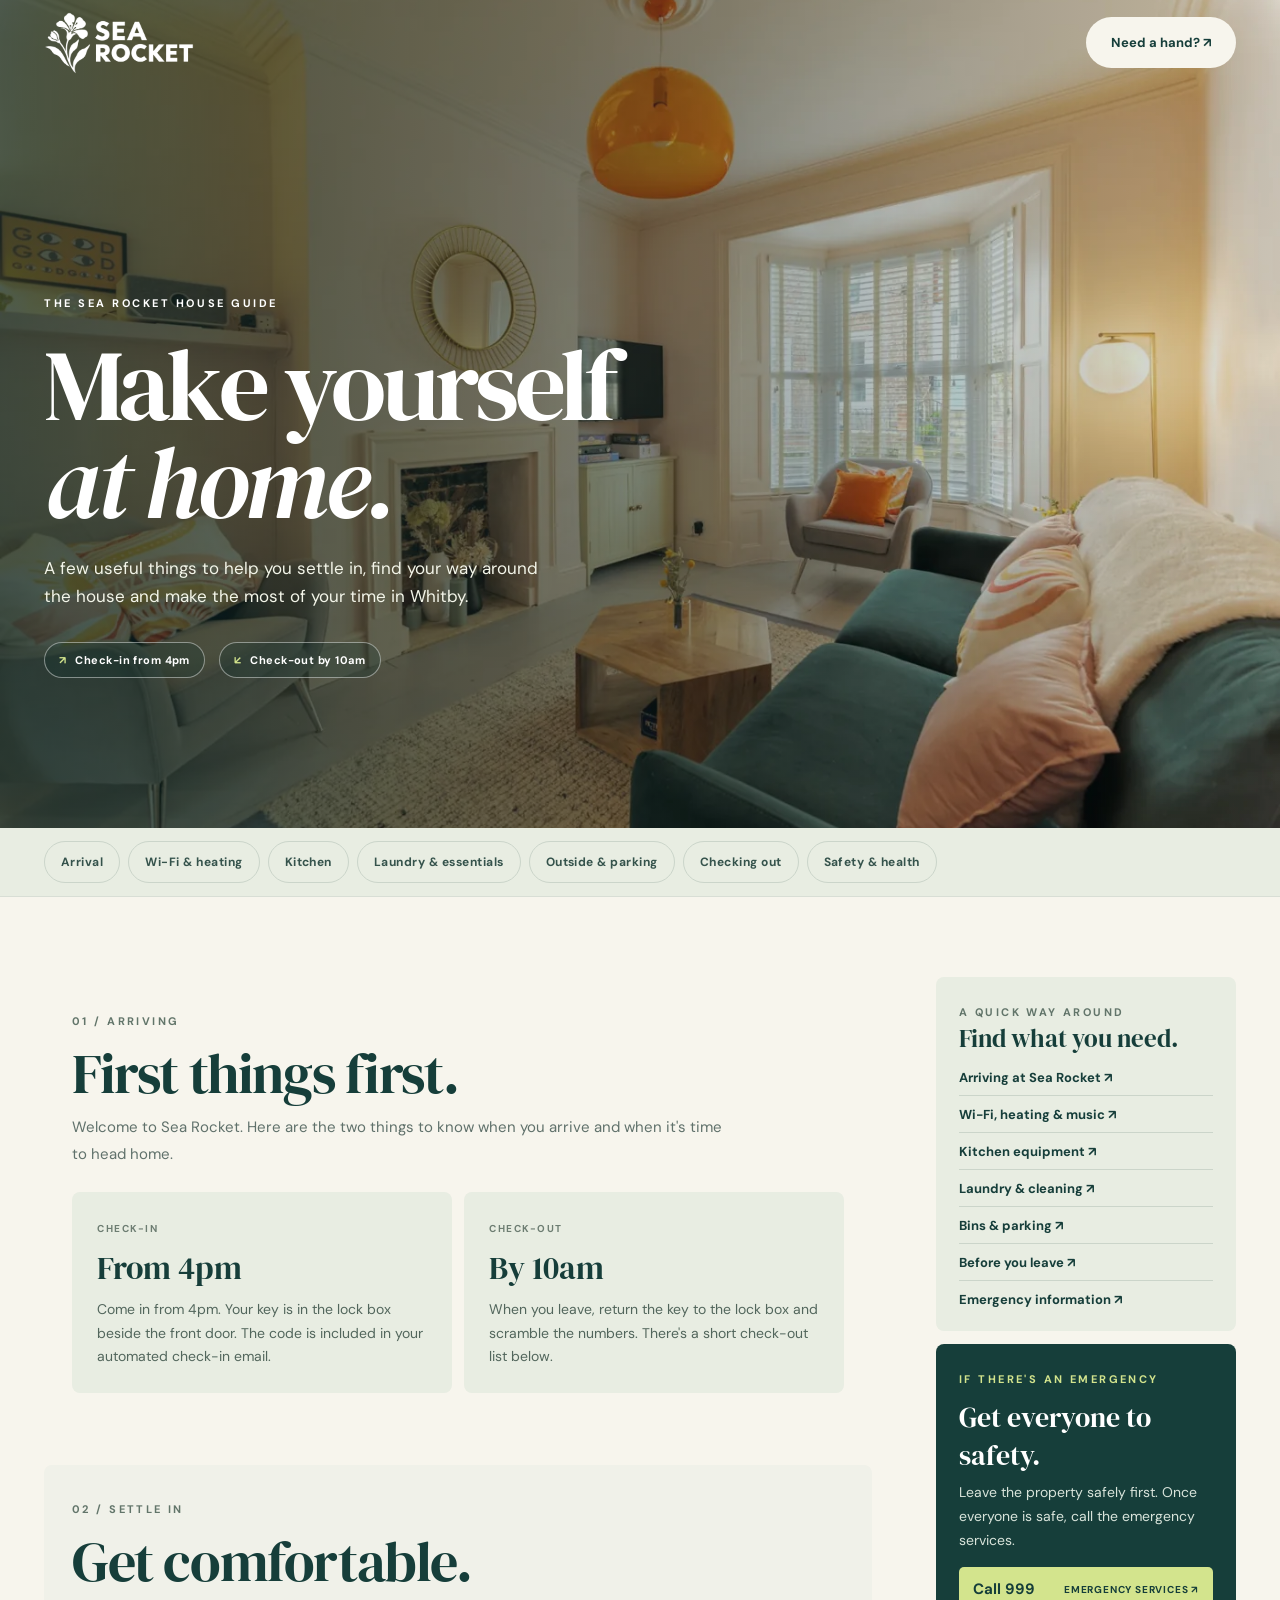
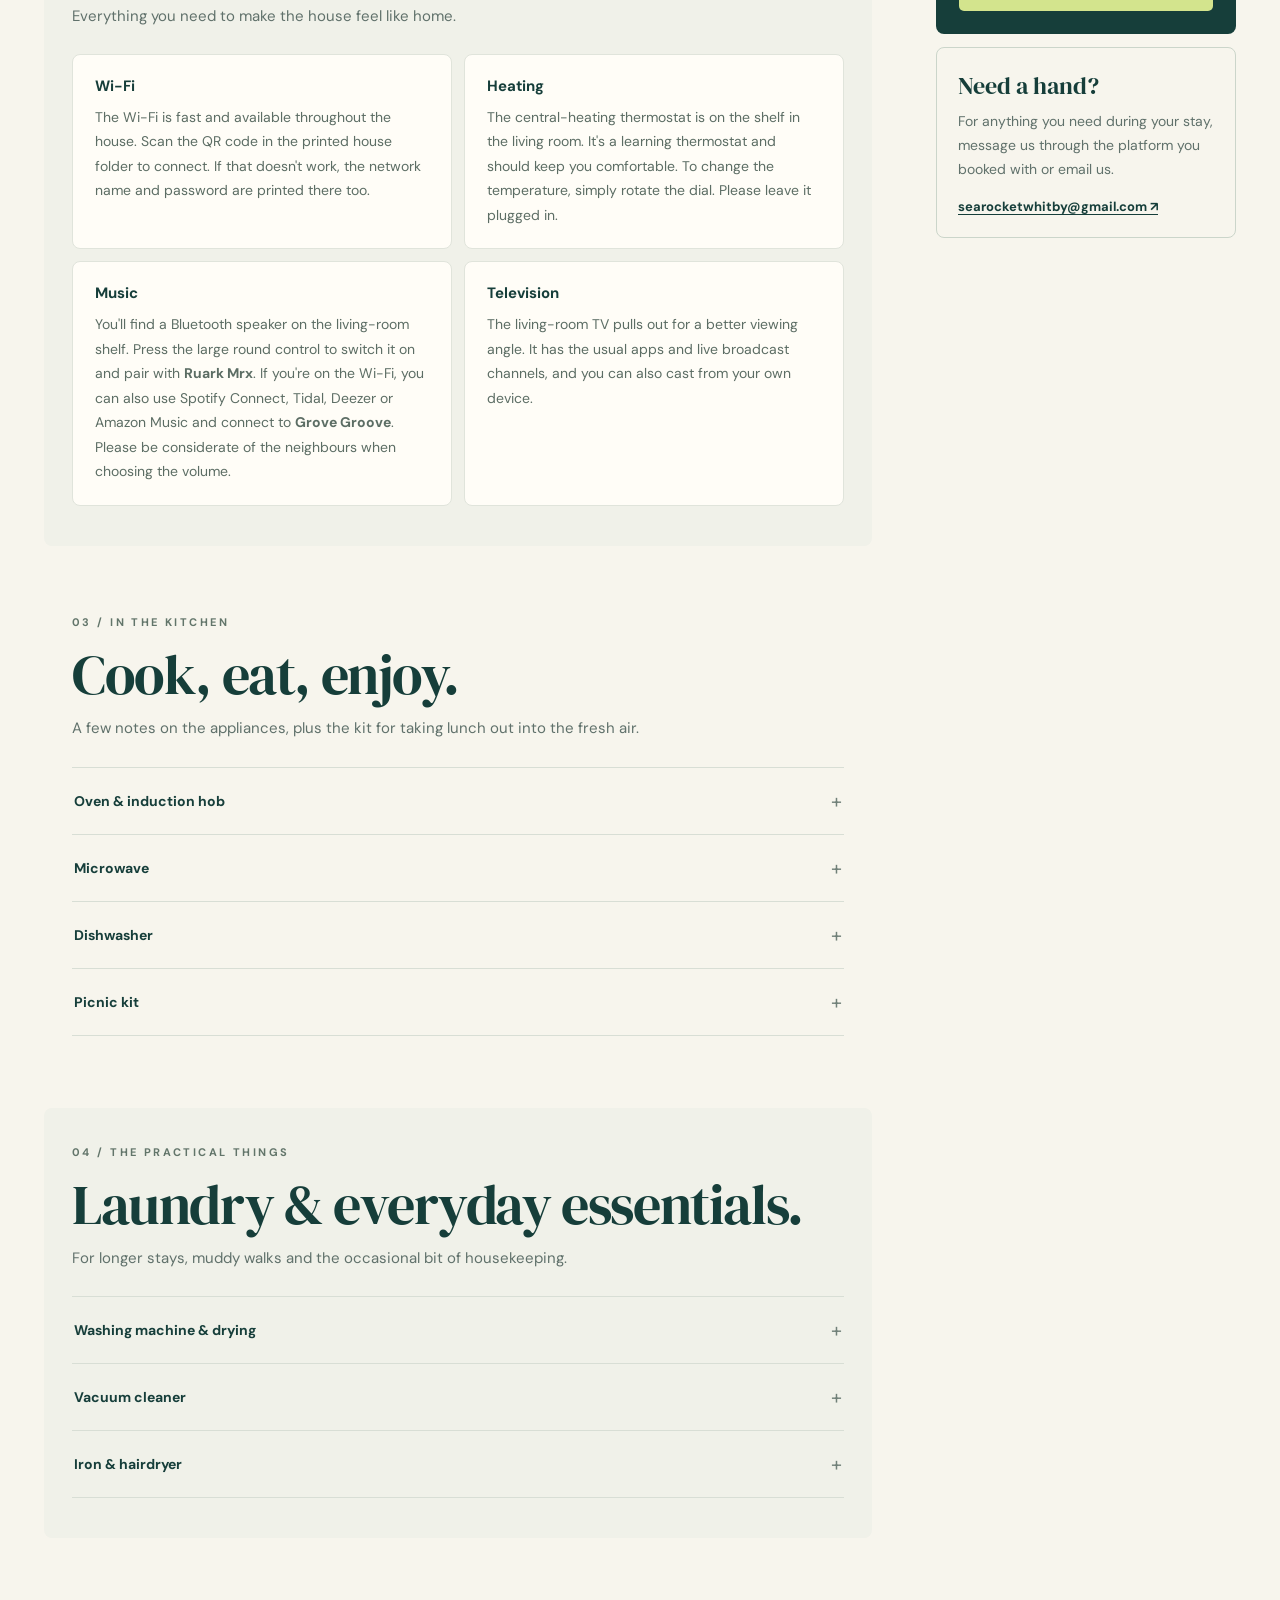
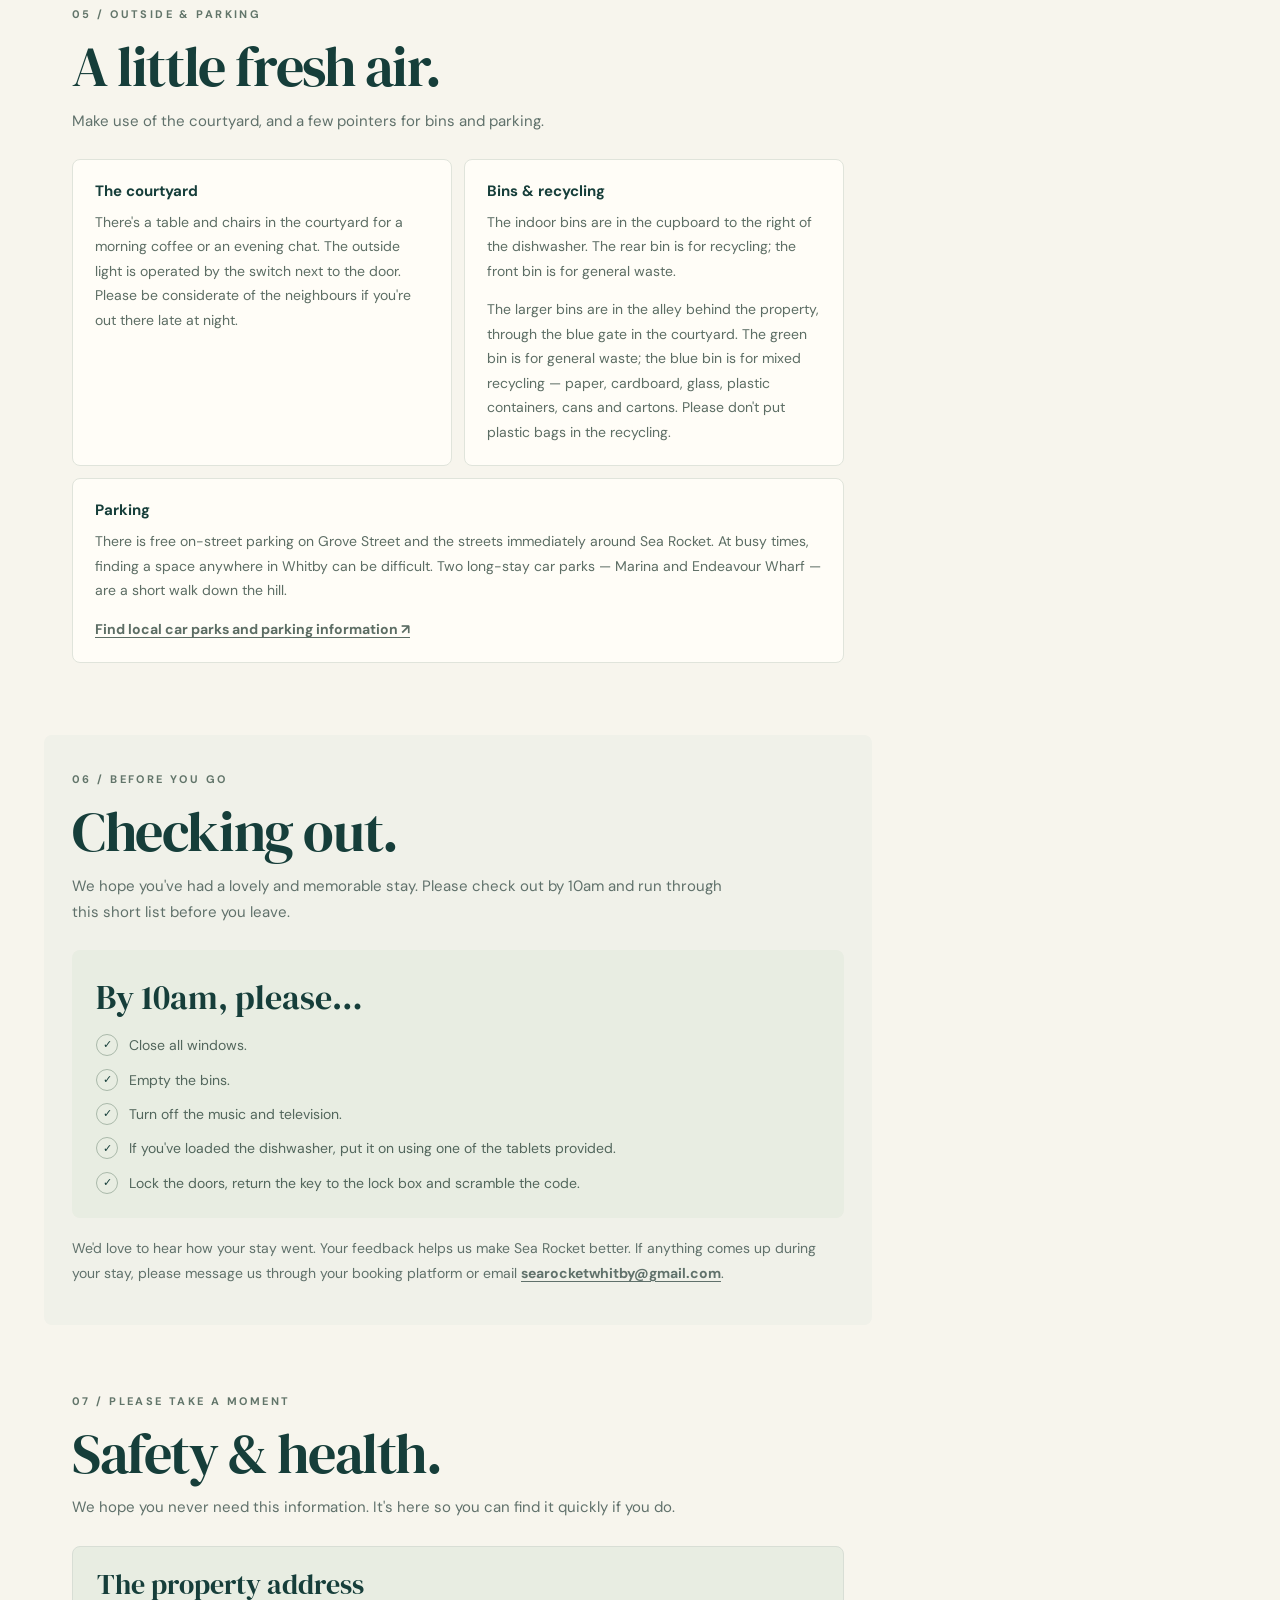
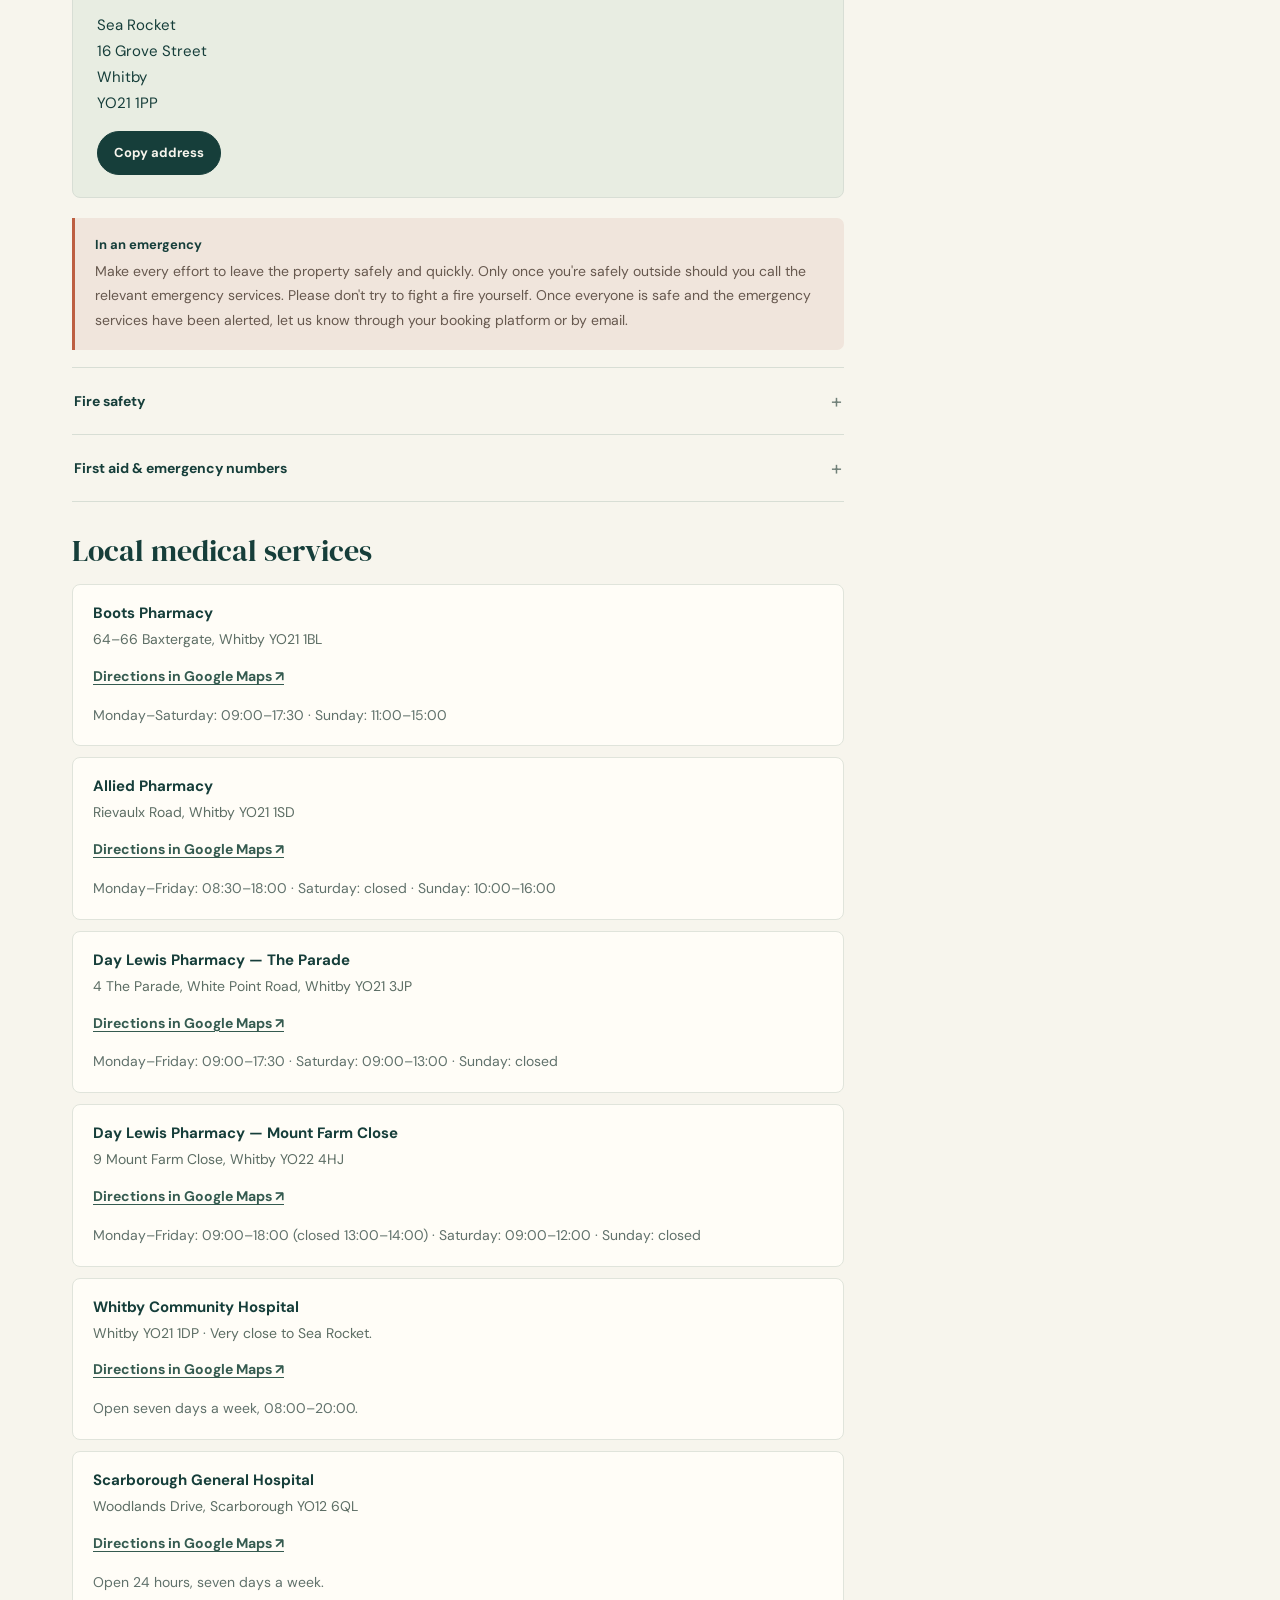
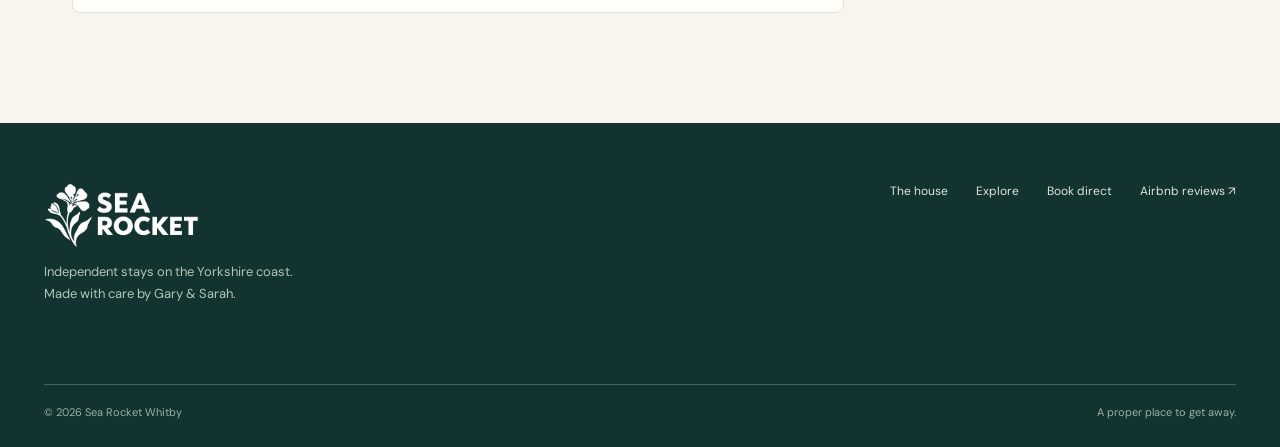
<file: stay.html>
<!doctype html>
<html lang="en-GB">
<head>
<meta charset="utf-8">
<meta name="viewport" content="width=device-width, initial-scale=1">
<meta name="theme-color" content="#163e3a">
<meta name="robots" content="noindex,follow">
<title>Your stay | Sea Rocket Whitby</title>
<meta name="description" content="A practical guide to your stay at Sea Rocket in Whitby: arrival, house information, parking, check-out and emergency details.">
<link rel="preconnect" href="https://fonts.googleapis.com">
<link rel="preconnect" href="https://fonts.gstatic.com" crossorigin>
<link href="https://fonts.googleapis.com/css2?family=DM+Sans:wght@400;500;600;700&family=DM+Serif+Display:ital@0;1&display=swap" rel="stylesheet">
<style>
:root{--ink:#163e3a;--cream:#f7f5ed;--warm:#e7e6da;--lime:#d3e48d;--rust:#bd5f42;--muted:#60716b;--line:#d8ded5;--pale:#e8ede2}
*{box-sizing:border-box}html{scroll-behavior:smooth;scroll-padding-top:28px}body{margin:0;background:var(--cream);color:var(--ink);font-family:'DM Sans',sans-serif;-webkit-font-smoothing:antialiased}a{color:inherit}button{font:inherit}.wrap{width:min(1360px,calc(100% - 88px));margin:auto}
.site-header{height:86px;position:absolute;top:0;left:0;right:0;z-index:10;color:white;display:flex;align-items:center}.header-inner{display:flex;align-items:center;justify-content:space-between;gap:24px}.brand-logo{display:block;width:150px;height:auto;max-height:65px;object-fit:contain;object-position:left center}.nav{display:flex;align-items:center;gap:32px;font-size:13px;font-weight:600}.nav a{text-decoration:none;opacity:.9}.nav a:hover{opacity:1}.nav .nav-cta{display:inline-flex;align-items:center;justify-content:center;padding:16px 24px;border:1px solid transparent;border-radius:40px;background:var(--cream);color:var(--ink);font-size:13px;font-weight:700;opacity:1;transition:transform .2s,background .2s}.nav .nav-cta:hover{transform:translateY(-2px)}
.stay-hero{position:relative;height:min(850px,92svh);min-height:640px;color:white;background:linear-gradient(90deg,rgba(9,38,39,.72),rgba(12,43,43,.12)),url('assets/living.webp') center/cover}.hero-copy{position:absolute;left:max(44px,calc((100vw - 1360px)/2));bottom:150px;max-width:790px}.eyebrow,.kicker{font-size:11px;letter-spacing:.22em;text-transform:uppercase;font-weight:700}.eyebrow{color:inherit;letter-spacing:.23em}h1,h2,h3,p{margin-top:0}.stay-hero h1{font:400 clamp(64px,7.9vw,124px)/.96 'DM Serif Display',serif;letter-spacing:-.04em;margin:24px 0}.stay-hero h1 em{font-weight:400}.stay-hero p{max-width:520px;color:#f3f5e9;font-size:17px;line-height:1.65;margin:1em 0}.hero-meta{display:flex;flex-wrap:wrap;gap:14px;margin-top:32px}.hero-meta span{display:inline-flex;align-items:center;gap:9px;border:1px solid #ffffff70;border-radius:30px;padding:10px 14px;font-size:11px;font-weight:700;letter-spacing:.04em;background:#0c302d42}.hero-meta b{color:var(--lime);font-weight:700}
.quick-nav{background:#e8ede2;border-bottom:1px solid #d8ded5;position:sticky;top:0;z-index:5}.quick-nav-inner{display:flex;gap:8px;overflow-x:auto;padding:13px 0;scrollbar-width:none}.quick-nav-inner::-webkit-scrollbar{display:none}.quick-nav a{flex:0 0 auto;text-decoration:none;border:1px solid #cbd5ca;border-radius:30px;padding:12px 16px;font-size:12px;font-weight:700;letter-spacing:.04em;color:#35534c;white-space:nowrap}.quick-nav a:hover{background:var(--ink);border-color:var(--ink);color:white}
.content-shell{display:grid;grid-template-columns:minmax(0,1fr) 300px;grid-template-areas:'main side';gap:64px;padding-top:80px;padding-bottom:110px;align-items:start}.guide-main{grid-area:main;min-width:0}.guide-aside{grid-area:side;position:sticky;top:90px}.guide-section{padding:32px 28px 40px;margin:0 0 32px;border:0;border-radius:8px;scroll-margin-top:80px}.guide-main > .guide-section:nth-of-type(even){background:#f0f1e9}.guide-main > .guide-section .section-heading{margin-bottom:25px}.section-heading{margin-bottom:25px}.kicker{color:#62756a}.section-heading h2{font:400 clamp(43px,4.4vw,60px)/1.09 'DM Serif Display',serif;letter-spacing:-.025em;margin:13px 0 10px}.section-heading p{font-size:15px;line-height:1.75;color:var(--muted);max-width:650px;margin:0}
.arrival-grid{display:grid;grid-template-columns:1fr 1fr;gap:12px}.arrival-card{background:#e8ede2;padding:24px 25px;border-radius:8px;min-height:160px}.arrival-card .label{font-size:10px;text-transform:uppercase;letter-spacing:.15em;font-weight:700;color:#6d7d72}.arrival-card strong{display:block;font:400 32px 'DM Serif Display',serif;margin:9px 0 8px}.arrival-card p{font-size:14px;line-height:1.7;color:#52665c;margin:0}.card-grid{display:grid;grid-template-columns:1fr 1fr;gap:12px}.info-card{background:#fffdf7;border:1px solid #e0e4db;border-radius:8px;padding:21px 22px;min-width:0}.info-card h3{font-size:15px;margin:0 0 9px}.info-card p,.info-card li{font-size:14px;line-height:1.75;color:#5c6d64}.info-card p:last-child{margin-bottom:0}.info-card ul{padding-left:17px;margin:7px 0 0}.info-card .small-note{font-size:11px;color:#748178}
.instruction-list{border-top:1px solid var(--line)}.instruction{border-bottom:1px solid var(--line);padding:0}.instruction summary{list-style:none;cursor:pointer;display:flex;align-items:center;justify-content:space-between;gap:20px;padding:20px 2px;font-size:14px;font-weight:700}.instruction summary::-webkit-details-marker{display:none}.instruction summary:after{content:'+';font-size:20px;font-weight:400;color:#708078}.instruction[open] summary:after{content:'−'}.instruction .instruction-body{padding:0 24px 18px 2px;color:#5c6d64;font-size:14px;line-height:1.8;max-width:720px}.instruction .instruction-body p{margin:0 0 9px}.instruction .instruction-body p:last-child{margin-bottom:0}.instruction .instruction-body ul{margin:7px 0;padding-left:18px}.link-inline{font-weight:700;text-decoration-thickness:1px;text-underline-offset:3px}
.aside-card{background:#e8ede2;border-radius:8px;padding:23px;margin-bottom:13px}.aside-card h3{font:400 25px 'DM Serif Display',serif;margin:0 0 14px}.aside-card p{font-size:14px;line-height:1.7;color:#52665c;margin:0 0 12px}.aside-links{display:grid;gap:10px}.aside-links a{font-size:13px;text-decoration:none;font-weight:700;border-bottom:1px solid #cbd5ca;padding-bottom:9px}.aside-links a:last-child{border:0;padding-bottom:0}.emergency-card{background:var(--ink);color:white;border-radius:8px;padding:23px;margin-bottom:13px}.emergency-card .kicker{color:var(--lime)}.emergency-card h3{font:400 28px 'DM Serif Display',serif;margin:10px 0 7px}.emergency-card p{font-size:14px;line-height:1.7;color:#d9e4db;margin:0 0 15px}.emergency-number{display:flex;align-items:center;justify-content:space-between;background:var(--lime);color:var(--ink);border-radius:5px;text-decoration:none;padding:12px 14px;font-weight:700;font-size:15px}.emergency-number span{font-size:10px;letter-spacing:.08em;text-transform:uppercase}.contact-card{scroll-margin-top:80px;border:1px solid #cbd5ca;border-radius:8px;padding:21px}.contact-card h3{font:400 24px 'DM Serif Display',serif;margin:0 0 8px}.contact-card p{font-size:14px;line-height:1.7;color:var(--muted);margin:0 0 13px}.contact-card a{font-size:13px;font-weight:700;text-decoration-thickness:1px;text-underline-offset:3px;overflow-wrap:anywhere}
.emergency-intro{background:#f0e5dc;border-left:3px solid var(--rust);border-radius:0 7px 7px 0;padding:18px 20px;margin-bottom:17px}.emergency-intro strong{display:block;font-size:13px;margin-bottom:6px}.emergency-intro p{font-size:14px;line-height:1.75;color:#66584e;margin:0}.service-list{display:grid;gap:11px}.service-card{background:#fffdf7;border:1px solid #e0e4db;border-radius:8px;padding:18px 20px}.service-card h3{font-size:15px;margin:0 0 5px}.service-card p{font-size:14px;line-height:1.7;color:#5c6d64;margin:0}.service-card .hours{margin-top:7px;color:var(--muted)}.service-card .map-link{margin-top:5px;font-size:14px}.service-card .map-link a{display:inline-block;padding:8px 0}.service-card .map-link a{color:#355b50}.service-subhead{font:400 30px 'DM Serif Display',serif;margin:28px 0 13px}.checkout-panel{background:#e8ede2;border-radius:8px;padding:24px}.checkout-panel .time{font:400 34px 'DM Serif Display',serif;margin-bottom:14px}.checkout-list{list-style:none;padding:0;margin:0;display:grid;gap:12px}.checkout-list li{display:flex;gap:11px;align-items:flex-start;font-size:14px;line-height:1.6;color:#52665c}.checkout-list li:before{content:'✓';display:grid;place-items:center;flex:0 0 20px;width:20px;height:20px;border:1px solid #aab9aa;border-radius:50%;font-size:11px;color:var(--ink)}.feedback-note{font-size:14px;line-height:1.75;color:var(--muted);margin:18px 0 0}
.footer{background:#12332f;color:#dce6dd;padding:60px 0 28px}.footer-grid{display:flex;justify-content:space-between;gap:40px}.footer .brand{color:white}.footer p{line-height:1.7;font-size:13px;color:#b3c5bb}.footer-links{display:flex;gap:28px;font-size:12px}.footer-links a{text-decoration:none}.footnote{margin-top:65px;padding-top:20px;border-top:1px solid #45645c;display:flex;justify-content:space-between;color:#9eafa5;font-size:11px}.footer .brand{display:flex;align-items:center;gap:12px;text-decoration:none}.footer .brand-logo{width:160px}.footer p{margin:1em 0}
/* Shared homepage breakpoints, with reading-focused guide adjustments. */
@media(max-width:1100px){.content-shell{grid-template-columns:minmax(0,1fr) 270px;gap:32px}.arrival-grid,.card-grid{grid-template-columns:1fr}}
@media(max-width:800px){
.wrap{width:calc(100% - 38px)}.site-header{height:73px}.brand-logo{width:118px;max-height:52px}.nav{gap:13px}.nav a:not(.nav-cta){display:none}.nav .nav-cta{padding:11px 16px;font-size:11px}
.stay-hero{height:730px;min-height:600px;max-height:91svh;background-position:center}.hero-copy{left:20px;right:20px;bottom:112px}.stay-hero h1{font-size:clamp(58px,12.6vw,87px);margin:17px 0}.stay-hero p{font-size:14px;max-width:410px}.hero-meta{margin-top:26px}.hero-meta span{font-size:11px;padding:10px 12px}
.quick-nav-inner{width:100%;padding:11px 19px;scroll-padding-inline:19px}.quick-nav a{font-size:12px;padding:12px 14px}
.content-shell{display:flex;flex-direction:column;gap:32px;padding-top:40px;padding-bottom:80px}.guide-aside{position:static;width:100%;display:grid;grid-template-columns:1fr 1fr;gap:12px}.guide-main{width:100%}.aside-card,.emergency-card,.contact-card{margin:0;padding:20px}.aside-card{grid-column:1/-1}.aside-links{grid-template-columns:1fr 1fr;gap:0 16px}.aside-links a{display:flex;align-items:center;min-height:44px;padding:10px 0;font-size:13px}.aside-links a:last-child{padding:10px 0}
.guide-section{padding:24px 18px 32px;margin:0 0 24px}.section-heading h2{font-size:45px}.section-heading p{font-size:14px}.arrival-card{min-height:0;padding:20px}.info-card{padding:20px}.footer-grid{display:block}.footer .brand-logo{width:150px}.footer-links{margin-top:30px;flex-wrap:wrap}.footnote{margin-top:45px;gap:12px}.footer{padding-bottom:88px}
}
@media(max-width:600px){.guide-aside{grid-template-columns:1fr}.aside-card{grid-column:auto}}
@media(max-width:420px){.stay-hero h1{font-size:58px}.section-heading h2{font-size:40px}.guide-section{padding-inline:16px}}
/* Touch targets, keyboard focus and motion preferences. */
.header-inner>a{display:inline-flex;flex-shrink:0}.header-inner>a{min-height:44px}
a:focus-visible,button:focus-visible,summary:focus-visible{outline:2px solid currentColor;outline-offset:4px}.quick-nav a:focus-visible{outline-offset:-4px}
.link-inline:hover,.aside-links a:hover,.contact-card a:hover,.footer-links a:hover{text-decoration:underline;text-underline-offset:4px}.instruction summary:hover{color:#355b50}
.emergency-number{min-height:44px;gap:12px;flex-wrap:wrap}.contact-card,.feedback-note{overflow-wrap:anywhere}
@media(min-width:801px) and (max-height:900px){.guide-aside{position:static}}
@media(prefers-reduced-motion:reduce){html{scroll-behavior:auto}.nav .nav-cta{transition:none}.nav .nav-cta:hover{transform:none}}
/* Native contact popover; the class-based state supports older browsers. */
.nav .nav-cta{cursor:pointer}
.contact-popover{display:none;position:fixed;inset:auto;top:78px;right:max(44px,calc((100vw - 1360px)/2));width:360px;max-width:calc(100% - 38px);max-height:calc(100svh - 100px);overflow-y:auto;margin:0;padding:24px;border:1px solid var(--line);border-radius:8px;background:var(--cream);color:var(--ink);box-shadow:0 16px 48px #09262740;z-index:20}
.contact-popover:popover-open{display:block}
.contact-popover.is-open{display:block}
.contact-popover-header{display:flex;align-items:center;justify-content:space-between;gap:16px;margin-bottom:12px}
.contact-popover h2{font:400 32px/1.1 'DM Serif Display',serif;letter-spacing:-.025em;margin:0}
.contact-popover-close{min-height:44px;padding:8px 12px;border:1px solid #cbd5ca;border-radius:40px;background:var(--pale);color:var(--ink);font-size:12px;font-weight:700;cursor:pointer}
.contact-popover-close:hover{background:var(--warm)}
.contact-popover p{font-size:14px;line-height:1.7;color:var(--muted);margin:0 0 12px}
.contact-popover a{display:inline-block;max-width:100%;padding:10px 0;font-size:14px;font-weight:700;line-height:1.6;text-underline-offset:3px;overflow-wrap:anywhere}
@media(max-width:800px){.contact-popover{top:70px;right:19px;padding:20px;max-height:calc(100svh - 90px)}}
/* Practical instructions and contact details for guests using a phone. */
.instruction .appliance-steps{padding-left:24px;margin:12px 0 0}
.appliance-steps li{padding-left:4px;margin-bottom:10px}
.appliance-steps li:last-child{margin-bottom:0}
.appliance-steps li::marker{font-weight:700;color:var(--ink)}
.instruction .phone-list{list-style:none;padding:0;margin:12px 0 0}
.phone-list li{display:flex;align-items:center;flex-wrap:wrap;gap:0 10px}
.phone-list a{display:inline-flex;align-items:center;min-height:44px;padding:8px}
.property-address{padding:22px 24px;margin-bottom:20px;border:1px solid var(--line);border-radius:8px;background:var(--pale)}
.property-address h3{font:400 28px/1.1 'DM Serif Display',serif;margin:0 0 12px}
.property-address address{font-style:normal;font-size:15px;line-height:1.75}
.property-address button{min-height:44px;margin-top:14px;padding:10px 16px;border:1px solid var(--ink);border-radius:40px;background:var(--ink);color:var(--cream);font-size:13px;font-weight:700;cursor:pointer}
.property-address button:hover{background:#355b50}
.copy-status{display:block;font-size:13px;line-height:1.6;color:var(--muted)}
.copy-status:not(:empty){margin-top:10px}
</style>
</head>
<body>
<header class="site-header"><div class="wrap header-inner"><a href="index.html" aria-label="Sea Rocket home"><img class="brand-logo" src="assets/sea-rocket-logo-white.png" alt="Sea Rocket"></a><nav class="nav" aria-label="Main navigation"><button class="nav-cta" type="button" id="contact-toggle" popovertarget="contact-popover">Need a hand? ↗</button></nav></div></header>
<div class="contact-popover" id="contact-popover" popover="auto" role="dialog" aria-labelledby="contact-popover-title">
<div class="contact-popover-header"><h2 id="contact-popover-title">Need a hand?</h2><button class="contact-popover-close" type="button" popovertarget="contact-popover" popovertargetaction="hide" autofocus>Close <span aria-hidden="true">×</span></button></div>
<p>For anything you need during your stay, message us through the platform you booked with or email us.</p>
<a href="mailto:searocketwhitby@gmail.com">searocketwhitby@gmail.com ↗</a>
</div>

<main>
<section class="stay-hero"><div class="hero-copy"><span class="eyebrow">THE SEA ROCKET HOUSE GUIDE</span><h1>Make yourself<br><em>at home.</em></h1><p>A few useful things to help you settle in, find your way around the house and make the most of your time in Whitby.</p><div class="hero-meta"><span><b>↗</b> Check-in from 4pm</span><span><b>↙</b> Check-out by 10am</span></div></div></section>
<nav class="quick-nav" aria-label="Guide sections"><div class="wrap quick-nav-inner"><a href="#arrival">Arrival</a><a href="#comfort">Wi-Fi &amp; heating</a><a href="#kitchen">Kitchen</a><a href="#laundry">Laundry &amp; essentials</a><a href="#outside">Outside &amp; parking</a><a href="#checkout">Checking out</a><a href="#safety">Safety &amp; health</a></div></nav>
<div class="wrap content-shell">
<aside class="guide-aside">
<div class="aside-card"><span class="kicker">A quick way around</span><h3>Find what you need.</h3><div class="aside-links"><a href="#arrival">Arriving at Sea Rocket ↗</a><a href="#comfort">Wi-Fi, heating &amp; music ↗</a><a href="#kitchen">Kitchen equipment ↗</a><a href="#laundry">Laundry &amp; cleaning ↗</a><a href="#outside">Bins &amp; parking ↗</a><a href="#checkout">Before you leave ↗</a><a href="#safety">Emergency information ↗</a></div></div>
<div class="emergency-card"><span class="kicker">If there's an emergency</span><h3>Get everyone to safety.</h3><p>Leave the property safely first. Once everyone is safe, call the emergency services.</p><a class="emergency-number" href="tel:999">Call 999 <span>Emergency services ↗</span></a></div>
<div class="contact-card" id="host-contact" tabindex="-1"><h3>Need a hand?</h3><p>For anything you need during your stay, message us through the platform you booked with or email us.</p><a href="mailto:searocketwhitby@gmail.com">searocketwhitby@gmail.com ↗</a></div>
</aside>
<div class="guide-main">
<section class="guide-section" id="arrival"><div class="section-heading"><span class="kicker">01 / ARRIVING</span><h2>First things first.</h2><p>Welcome to Sea Rocket. Here are the two things to know when you arrive and when it's time to head home.</p></div><div class="arrival-grid"><article class="arrival-card"><span class="label">Check-in</span><strong>From 4pm</strong><p>Come in from 4pm. Your key is in the lock box beside the front door. The code is included in your automated check-in email.</p></article><article class="arrival-card"><span class="label">Check-out</span><strong>By 10am</strong><p>When you leave, return the key to the lock box and scramble the numbers. There's a short check-out list below.</p></article></div></section>
<section class="guide-section" id="comfort"><div class="section-heading"><span class="kicker">02 / SETTLE IN</span><h2>Get comfortable.</h2><p>Everything you need to make the house feel like home.</p></div><div class="card-grid"><article class="info-card"><h3>Wi-Fi</h3><p>The Wi-Fi is fast and available throughout the house. Scan the QR code in the printed house folder to connect. If that doesn't work, the network name and password are printed there too.</p></article><article class="info-card"><h3>Heating</h3><p>The central-heating thermostat is on the shelf in the living room. It's a learning thermostat and should keep you comfortable. To change the temperature, simply rotate the dial. Please leave it plugged in.</p></article><article class="info-card"><h3>Music</h3><p>You'll find a Bluetooth speaker on the living-room shelf. Press the large round control to switch it on and pair with <strong>Ruark Mrx</strong>. If you're on the Wi-Fi, you can also use Spotify Connect, Tidal, Deezer or Amazon Music and connect to <strong>Grove Groove</strong>. Please be considerate of the neighbours when choosing the volume.</p></article><article class="info-card"><h3>Television</h3><p>The living-room TV pulls out for a better viewing angle. It has the usual apps and live broadcast channels, and you can also cast from your own device.</p></article></div></section>
<section class="guide-section" id="kitchen"><div class="section-heading"><span class="kicker">03 / IN THE KITCHEN</span><h2>Cook, eat, enjoy.</h2><p>A few notes on the appliances, plus the kit for taking lunch out into the fresh air.</p></div><div class="instruction-list">
<details class="instruction"><summary>Oven &amp; induction hob</summary><div class="instruction-body"><p>The oven is electric and fan-assisted. Baking sheets and roasting trays are in the corner cupboard; you'll find a selection of pans there too.</p><p>On the oven, the first dial from the left controls the grill. The second selects the oven mode — for the usual fan setting, turn it two places anticlockwise. The third dial sets the temperature. The four hob rings are operated by the four dials on the right-hand side.</p></div></details>
<details class="instruction"><summary>Microwave</summary><div class="instruction-body"><p>Use the centre button in the row of three buttons above the control knob:</p><ol class="appliance-steps"><li>Press the centre button once.</li><li>Turn the knob to set the power.</li><li>Press the centre button again to set the time.</li><li>Press the button with the play icon.</li></ol></div></details>
<details class="instruction"><summary>Dishwasher</summary><div class="instruction-body"><p>The dishwasher is in the cupboard to the right of the sink. Tablets are under the sink.</p><ol class="appliance-steps"><li>Load the dishwasher.</li><li>Hold <strong>On/Off</strong> for three seconds.</li><li>Select a programme.</li><li>Hold <strong>Start</strong> for three seconds.</li><li>Close the door.</li></ol></div></details>
<details class="instruction"><summary>Picnic kit</summary><div class="instruction-body"><p>There's plenty to explore nearby, so we've put together a few things for picnics. You'll find them at the bottom of the tall cupboard:</p><ul><li>Picnic blanket</li><li>Plates, bowls and cups</li><li>Picnic cutlery</li><li>A flask</li><li>A cool bag</li></ul><p>Please clean everything and return it to the cupboard after use.</p></div></details>
</div></section>
<section class="guide-section" id="laundry"><div class="section-heading"><span class="kicker">04 / THE PRACTICAL THINGS</span><h2>Laundry &amp; everyday essentials.</h2><p>For longer stays, muddy walks and the occasional bit of housekeeping.</p></div><div class="instruction-list">
<details class="instruction"><summary>Washing machine &amp; drying</summary><div class="instruction-body"><p>The washing machine is in the utility, next to the fridge-freezer. It has the usual range of programmes. There's a washing line with pegs on the shelf above, and a clothes airer in the wardrobe of the first-floor front bedroom.</p></div></details>
<details class="instruction"><summary>Vacuum cleaner</summary><div class="instruction-body"><p>The handheld Dyson hangs on its charger above the shelf over the washing machine. Pull the trigger to use it; there's also a turbo mode for heavier dirt. The brush attachment is on the charger. The long tube and floor head are next to the dishwasher.</p></div></details>
<details class="instruction"><summary>Iron &amp; hairdryer</summary><div class="instruction-body"><p>You'll find an iron, ironing board and hairdryer in the wardrobe of the first-floor front bedroom.</p></div></details>
</div></section>
<section class="guide-section" id="outside"><div class="section-heading"><span class="kicker">05 / OUTSIDE &amp; PARKING</span><h2>A little fresh air.</h2><p>Make use of the courtyard, and a few pointers for bins and parking.</p></div><div class="card-grid"><article class="info-card"><h3>The courtyard</h3><p>There's a table and chairs in the courtyard for a morning coffee or an evening chat. The outside light is operated by the switch next to the door. Please be considerate of the neighbours if you're out there late at night.</p></article><article class="info-card"><h3>Bins &amp; recycling</h3><p>The indoor bins are in the cupboard to the right of the dishwasher. The rear bin is for recycling; the front bin is for general waste.</p><p>The larger bins are in the alley behind the property, through the blue gate in the courtyard. The green bin is for general waste; the blue bin is for mixed recycling — paper, cardboard, glass, plastic containers, cans and cartons. Please don't put plastic bags in the recycling.</p></article></div><article class="info-card" style="margin-top:12px"><h3>Parking</h3><p>There is free on-street parking on Grove Street and the streets immediately around Sea Rocket. At busy times, finding a space anywhere in Whitby can be difficult. Two long-stay car parks — Marina and Endeavour Wharf — are a short walk down the hill.</p><p><a class="link-inline" href="https://www.visitwhitby.com/blog/parking-in-whitby-town-centre" target="_blank" rel="noopener noreferrer">Find local car parks and parking information ↗</a></p></article></section>
<section class="guide-section" id="checkout"><div class="section-heading"><span class="kicker">06 / BEFORE YOU GO</span><h2>Checking out.</h2><p>We hope you've had a lovely and memorable stay. Please check out by 10am and run through this short list before you leave.</p></div><div class="checkout-panel"><div class="time">By 10am, please…</div><ul class="checkout-list"><li>Close all windows.</li><li>Empty the bins.</li><li>Turn off the music and television.</li><li>If you've loaded the dishwasher, put it on using one of the tablets provided.</li><li>Lock the doors, return the key to the lock box and scramble the code.</li></ul></div><p class="feedback-note">We'd love to hear how your stay went. Your feedback helps us make Sea Rocket better. If anything comes up during your stay, please message us through your booking platform or email <a class="link-inline" href="mailto:searocketwhitby@gmail.com">searocketwhitby@gmail.com</a>.</p></section>
<section class="guide-section" id="safety" style="border-bottom:0;margin-bottom:0;padding-bottom:0"><div class="section-heading"><span class="kicker">07 / PLEASE TAKE A MOMENT</span><h2>Safety &amp; health.</h2><p>We hope you never need this information. It's here so you can find it quickly if you do.</p></div><article class="property-address"><h3>The property address</h3><address id="property-address">Sea Rocket<br>16 Grove Street<br>Whitby<br>YO21 1PP</address><button type="button" id="copy-address" hidden>Copy address</button><span class="copy-status" id="copy-address-status" role="status"></span></article><div class="emergency-intro"><strong>In an emergency</strong><p>Make every effort to leave the property safely and quickly. Only once you're safely outside should you call the relevant emergency services. Please don't try to fight a fire yourself. Once everyone is safe and the emergency services have been alerted, let us know through your booking platform or by email.</p></div><div class="instruction-list">
<details class="instruction"><summary>Fire safety</summary><div class="instruction-body"><ul><li>The fireplaces have been blocked. Please don't light any fires.</li><li>No smoking or vaping anywhere on the property.</li><li>Please close the kitchen and utility doors at night to help contain the spread of fire and allow more time to evacuate.</li><li>Heat and smoke alarms are fitted on each floor and in each bedroom. If an alarm sounds, evacuate everyone unless it is clearly for a known reason, such as burnt toast.</li><li>There is a fire blanket next to the cooker for cooking fires that can be tackled easily. An extinguisher is in the tall cupboard; only use it to help you escape from the building.</li><li>Emergency lights are plugged in on the ground floor and first-floor landing. They can be unplugged and used as torches if needed.</li></ul></div></details>
<details class="instruction"><summary>First aid &amp; emergency numbers</summary><div class="instruction-body"><p>A basic first-aid kit is on the top shelf of the tall kitchen cabinet.</p><ul class="phone-list"><li><strong>Emergency services:</strong> <a class="link-inline" href="tel:999" aria-label="Call emergency services on 999">999</a></li><li><strong>Non-emergency police:</strong> <a class="link-inline" href="tel:101" aria-label="Call non-emergency police on 101">101</a></li><li><strong>Non-emergency medical advice:</strong> <a class="link-inline" href="tel:111" aria-label="Call non-emergency medical advice on 111">111</a></li></ul></div></details>
</div><h3 class="service-subhead">Local medical services</h3><div class="service-list">
<article class="service-card"><h3>Boots Pharmacy</h3><p>64–66 Baxtergate, Whitby YO21 1BL</p><p class="map-link"><a class="link-inline" href="https://www.google.com/maps/search/?api=1&query=Boots+Pharmacy%2C+64-66+Baxtergate%2C+Whitby+YO21+1BL" target="_blank" rel="noopener noreferrer">Directions in Google Maps ↗</a></p><p class="hours">Monday–Saturday: 09:00–17:30 · Sunday: 11:00–15:00</p></article>
<article class="service-card"><h3>Allied Pharmacy</h3><p>Rievaulx Road, Whitby YO21 1SD</p><p class="map-link"><a class="link-inline" href="https://www.google.com/maps/search/?api=1&query=Allied+Pharmacy%2C+Rievaulx+Road%2C+Whitby+YO21+1SD" target="_blank" rel="noopener noreferrer">Directions in Google Maps ↗</a></p><p class="hours">Monday–Friday: 08:30–18:00 · Saturday: closed · Sunday: 10:00–16:00</p></article>
<article class="service-card"><h3>Day Lewis Pharmacy — The Parade</h3><p>4 The Parade, White Point Road, Whitby YO21 3JP</p><p class="map-link"><a class="link-inline" href="https://www.google.com/maps/search/?api=1&query=Day+Lewis+Pharmacy%2C+4+The+Parade%2C+White+Point+Road%2C+Whitby+YO21+3JP" target="_blank" rel="noopener noreferrer">Directions in Google Maps ↗</a></p><p class="hours">Monday–Friday: 09:00–17:30 · Saturday: 09:00–13:00 · Sunday: closed</p></article>
<article class="service-card"><h3>Day Lewis Pharmacy — Mount Farm Close</h3><p>9 Mount Farm Close, Whitby YO22 4HJ</p><p class="map-link"><a class="link-inline" href="https://www.google.com/maps/search/?api=1&query=Day+Lewis+Pharmacy%2C+9+Mount+Farm+Close%2C+Whitby+YO22+4HJ" target="_blank" rel="noopener noreferrer">Directions in Google Maps ↗</a></p><p class="hours">Monday–Friday: 09:00–18:00 (closed 13:00–14:00) · Saturday: 09:00–12:00 · Sunday: closed</p></article>
<article class="service-card"><h3>Whitby Community Hospital</h3><p>Whitby YO21 1DP · Very close to Sea Rocket.</p><p class="map-link"><a class="link-inline" href="https://www.google.com/maps/search/?api=1&query=Whitby+Community+Hospital%2C+Whitby+YO21+1DP" target="_blank" rel="noopener noreferrer">Directions in Google Maps ↗</a></p><p class="hours">Open seven days a week, 08:00–20:00.</p></article>
<article class="service-card"><h3>Scarborough General Hospital</h3><p>Woodlands Drive, Scarborough YO12 6QL</p><p class="map-link"><a class="link-inline" href="https://www.google.com/maps/search/?api=1&query=Scarborough+General+Hospital%2C+Woodlands+Drive%2C+Scarborough+YO12+6QL" target="_blank" rel="noopener noreferrer">Directions in Google Maps ↗</a></p><p class="hours">Open 24 hours, seven days a week.</p></article>
</div></section>
</div>
</div>
</main>
<footer class="footer"><div class="wrap"><div class="footer-grid"><div><a class="brand" href="index.html" aria-label="Sea Rocket home"><img class="brand-logo" src="assets/sea-rocket-logo-white.png" alt="Sea Rocket"></a><p>Independent stays on the Yorkshire coast.<br>Made with care by Gary &amp; Sarah.</p></div><nav class="footer-links" aria-label="Footer navigation"><a href="index.html#house">The house</a><a href="index.html#explore">Explore</a><a href="index.html#book">Book direct</a><a href="https://www.airbnb.co.uk/rooms/1337580125558757353" target="_blank" rel="noopener">Airbnb reviews ↗</a></nav></div><div class="footnote"><span>© <span id="year">2026</span> Sea Rocket Whitby</span><span>A proper place to get away.</span></div></div></footer>
<script>document.getElementById('year').textContent=new Date().getFullYear();</script>

<script>
// Native popovers handle dismissal and focus. Keep the same actions in older browsers.
(() => {
  const panel = document.getElementById('contact-popover');
  if (typeof panel.showPopover === 'function') return;
  const trigger = document.getElementById('contact-toggle');
  const close = panel.querySelector('.contact-popover-close');
  trigger.setAttribute('aria-controls', panel.id);
  trigger.setAttribute('aria-expanded', 'false');
  const setOpen = (open, returnFocus = false) => {
    panel.classList.toggle('is-open', open);
    trigger.setAttribute('aria-expanded', String(open));
    if (open) close.focus({preventScroll:true});
    else if (returnFocus) trigger.focus({preventScroll:true});
  };
  trigger.addEventListener('click', () => setOpen(!panel.classList.contains('is-open')));
  close.addEventListener('click', () => setOpen(false, true));
  document.addEventListener('click', event => {
    if (panel.classList.contains('is-open') && !panel.contains(event.target) && !trigger.contains(event.target)) setOpen(false);
  });
  document.addEventListener('keydown', event => {
    if (event.key === 'Escape' && panel.classList.contains('is-open')) {
      event.preventDefault();
      setOpen(false, true);
    }
  });
})();
</script>
<script>
// Leave the address readable and selectable when clipboard access is unavailable.
(() => {
  if (!navigator.clipboard || !window.isSecureContext) return;
  const button = document.getElementById('copy-address');
  const status = document.getElementById('copy-address-status');
  button.hidden = false;
  button.addEventListener('click', async () => {
    try {
      await navigator.clipboard.writeText(document.getElementById('property-address').innerText);
      status.textContent = 'Address copied.';
    } catch {
      status.textContent = 'Could not copy automatically. Select and copy the address above.';
    }
  });
})();
</script>
</body>
</html>
</file>
<file: assets/walking-guide.css>
:root{--ink:#163e3a;--cream:#f7f5ed;--warm:#e7e6da;--lime:#d3e48d;--rust:#bd5f42;--muted:#60716b;--line:#d8ded5;--pale:#e8ede2}
*{box-sizing:border-box}html{scroll-behavior:smooth;scroll-padding-top:90px}body{margin:0;background:var(--cream);color:var(--ink);font-family:'DM Sans',sans-serif;-webkit-font-smoothing:antialiased}a{color:inherit}img{display:block;width:100%;object-fit:cover}p{line-height:1.8;color:var(--muted);margin:0 0 20px}h1,h2,h3{font-family:'DM Serif Display',serif;font-weight:400;margin:0;letter-spacing:-.025em}h2{font-size:clamp(38px,4.8vw,64px);line-height:1.1;margin:14px 0 25px}h3{font-size:30px;line-height:1.15}em{font-weight:400}.wrap{width:min(1360px,calc(100% - 88px));margin-inline:auto}.kicker,.eyebrow{font-size:11px;line-height:1.5;letter-spacing:.2em;text-transform:uppercase;font-weight:700}.kicker{color:#62756a;margin-bottom:12px}.pill{display:inline-flex;align-items:center;justify-content:center;gap:24px;min-height:48px;padding:14px 24px;border-radius:40px;font-size:13px;font-weight:700;text-decoration:none}.pill.light{background:var(--cream);color:var(--ink)}.pill.dark{background:var(--ink);color:var(--cream)}a:focus-visible{outline:2px solid currentColor;outline-offset:5px}.skip-link{position:fixed;left:20px;top:12px;transform:translateY(-200%);z-index:30;background:var(--cream);padding:14px}.skip-link:focus{transform:none}.site-header{height:86px;background:var(--ink);color:white}.header-inner{height:100%;display:flex;align-items:center;justify-content:space-between;gap:20px}.brand-logo{width:150px;height:auto;max-height:65px;object-fit:contain}.header-inner>a{flex-shrink:0}.header-inner nav{display:flex;align-items:center;gap:32px}.header-inner nav a{font-size:13px;text-decoration:none}.walk-hero{position:relative;isolation:isolate;overflow:hidden;color:white;min-height:540px;display:flex;align-items:center}.hero-photo{position:absolute;inset:0;height:100%;z-index:-2;object-position:center 65%}.walk-hero:after{content:'';position:absolute;inset:0;z-index:-1;background:linear-gradient(90deg,rgba(9,38,39,.85),rgba(9,38,39,.28))}.hero-copy{padding-block:65px 80px}.eyebrow{color:#edf0e3;margin-bottom:20px}.walk-hero h1{font-size:clamp(64px,7.5vw,104px);line-height:.98;letter-spacing:-.04em}.hero-route{color:white;font-size:21px;margin:25px 0 14px}.hero-description{color:#edf0e3;max-width:490px;font-size:16px;margin:0}.photo-label{position:absolute;bottom:16px;right:24px;left:24px;text-align:right;font-size:10px;color:#fff;letter-spacing:.03em}.breadcrumb{display:flex;flex-wrap:wrap;align-items:center;gap:12px;padding-block:22px;font-size:12px;color:var(--muted)}.breadcrumb a{text-underline-offset:4px;padding-block:7px}.preview-note{font-size:13px;line-height:1.7;background:#eee9dd;border-left:3px solid var(--rust);padding:15px 20px;border-radius:0 8px 8px 0;color:#625b4e}.preview-note strong{color:var(--ink)}.route-facts{display:grid;grid-template-columns:1fr 1fr 1fr 1.5fr;gap:25px;margin:32px 0 36px}.route-facts>div{border-left:1px solid #bcc9bf;padding-left:20px;min-width:0}.route-facts dt{font-size:10px;font-weight:700;letter-spacing:.15em;text-transform:uppercase;margin-bottom:9px}.route-facts dd{margin:0;font-size:15px;font-weight:500;line-height:1.5}.route-facts small{display:block;font-size:11px;font-weight:400;color:var(--muted);margin-top:6px}.quick-nav{position:sticky;top:0;background:var(--pale);border-block:1px solid var(--line);z-index:10}.quick-nav-inner{display:flex;gap:8px;overflow-x:auto;padding-block:12px;scrollbar-width:thin}.quick-nav a{flex:0 0 auto;border:1px solid #c5d0c5;border-radius:30px;padding:12px 17px;text-decoration:none;font-size:12px;font-weight:700;white-space:nowrap}.quick-nav a:hover{background:var(--ink);color:white}.article-shell{max-width:1200px;padding-top:85px;padding-bottom:65px}.intro{display:grid;grid-template-columns:1fr 1fr;gap:8%;align-items:center}.intro p:not(.kicker){max-width:550px}.intro .lead{font-size:19px;color:var(--ink);line-height:1.7}.text-link{font-size:13px;font-weight:700;text-underline-offset:5px;display:inline-flex;align-items:center;gap:15px;min-height:44px}.editorial-photo,.wide-photo{margin:0}.editorial-photo img{height:420px;border-radius:8px}.editorial-photo figcaption,.wide-photo figcaption{font-size:11px;color:var(--muted);line-height:1.7;margin-top:12px}.section-space{margin-top:90px}.section-heading{max-width:680px;margin-bottom:35px}.section-heading>p:last-child{max-width:610px}.route-layout{display:grid;grid-template-columns:minmax(0,1.5fr) minmax(0,1fr);gap:45px;align-items:center}.map-placeholder{min-height:440px;position:relative;overflow:hidden;border:1px solid #c2cdc0;border-radius:8px;background:repeating-radial-gradient(ellipse at 5% 95%,transparent 0 22px,#c7d2bd70 23px 24px,transparent 25px 44px),linear-gradient(120deg,#dce3d0,#e6eade 65%,#d5e2df);display:grid;place-items:center;padding:38px 20px;text-align:center}.map-placeholder-content{background:#f7f5edf2;border:1px solid #d0d9c9;border-radius:8px;padding:25px;max-width:360px}.map-symbol{display:block;font-size:33px;margin-bottom:12px}.map-placeholder .kicker{display:block;font-size:10px}.map-placeholder h3{font-size:36px;margin-block:13px}.map-placeholder p{font-size:13px;line-height:1.7;margin-bottom:20px}.placeholder-tag{display:block;font-size:10px;line-height:1.5;color:#4f6259}.route-tools h3{margin-bottom:20px;font-size:34px}.route-tools p{font-size:14px}.unavailable{cursor:not-allowed;opacity:.65;width:100%}.small,.route-tools .small{font-size:12px;line-height:1.7}.route-tools #gpx-status{margin-top:9px}.route-status{border-top:1px solid var(--line);padding-top:20px;margin-top:25px;font-size:13px}.route-status strong{font-size:12px}.route-status ul{padding-left:18px;color:var(--muted);line-height:1.9}.stages{list-style:none;margin:0;padding:0;border-top:1px solid var(--line)}.stages>li{display:grid;grid-template-columns:45px minmax(0,1fr);gap:22px;padding:32px 0;border-bottom:1px solid var(--line)}.stage-number{width:38px;height:38px;display:grid;place-items:center;background:var(--ink);color:var(--cream);border-radius:50%;font-size:11px;font-weight:700}.stage-meta{font-size:10px;letter-spacing:.12em;text-transform:uppercase;margin-bottom:10px}.stages h3{margin-bottom:14px}.stages p:not(.stage-meta){max-width:680px;font-size:15px}.pending{font-size:11px;color:var(--muted);border:1px solid var(--line);padding:7px 12px;border-radius:20px;display:inline-block;line-height:1.5}.wide-photo{margin-top:65px}.wide-photo img{height:350px;border-radius:8px;object-position:center 65%}.practical{background:var(--pale);padding:45px;border-radius:8px}.advice-grid{display:grid;grid-template-columns:1fr 1fr;gap:30px 45px}.advice-grid article{border-top:1px solid #c1cdbe;padding-top:22px}.advice-grid h3{font-family:'DM Sans',sans-serif;font-size:15px;font-weight:700;letter-spacing:0;margin-bottom:12px}.advice-grid p{font-size:14px;margin:0}.return-section{display:grid;grid-template-columns:1.15fr 1fr;gap:8%;align-items:center}.return-panel{background:#eee9dd;border-radius:8px;padding:32px}.return-panel h3{margin-bottom:16px}.return-panel p{font-size:14px}.return-panel p:last-child{margin:0}.editorial-note{border-top:1px solid var(--line);padding-top:28px;margin-top:65px}.editorial-note p{font-size:12px;max-width:750px}.back-link{margin-top:10px}.footer{background:#12332f;color:#dce6dd;padding:50px 0}.footer-inner{display:flex;justify-content:space-between;gap:35px}.footer p{color:#b3c5bb;font-size:13px;margin-top:20px;margin-bottom:0}.footer nav{display:flex;gap:25px;align-items:flex-start;flex-wrap:wrap}.footer nav a{font-size:12px;text-decoration:none;min-height:44px;display:inline-flex;align-items:center}
@media(max-width:1000px){.route-facts{grid-template-columns:1fr 1fr;row-gap:25px}.route-layout{gap:30px}.intro{gap:40px}.editorial-photo img{height:380px}}
@media(max-width:800px){.wrap{width:calc(100% - 38px)}.site-header{height:73px}.brand-logo{width:118px;max-height:52px}.desktop-link{display:none}.header-inner nav .pill{font-size:11px;padding:11px 16px;min-height:44px}.walk-hero{min-height:470px}.hero-copy{padding-block:50px 65px}.walk-hero h1{font-size:clamp(58px,11vw,80px)}.hero-route{font-size:18px;margin-top:23px}.hero-description{font-size:14px;max-width:380px}.hero-photo{object-position:43% 65%}.photo-label{font-size:9px;right:19px;left:19px}.breadcrumb{font-size:11px;gap:9px;padding-block:14px}.preview-note{font-size:12px;padding:14px 16px}.route-facts{gap:22px 14px;margin-block:27px}.route-facts>div{padding-left:12px}.route-facts dd{font-size:13px}.route-facts small{font-size:10px}.quick-nav-inner{width:100%;padding-inline:19px;scroll-padding-inline:19px}.quick-nav a{font-size:11px;padding:12px 15px}.article-shell{padding-top:50px;padding-bottom:45px}.intro,.route-layout,.return-section{grid-template-columns:1fr;gap:30px}.intro .lead{font-size:18px}.intro p{font-size:15px}.editorial-photo img{height:auto;aspect-ratio:4/3}.section-space{margin-top:60px}.section-heading{margin-bottom:27px}.section-heading>p:last-child{font-size:14px}.map-placeholder{min-height:350px}.map-placeholder-content{padding:22px}.route-tools{padding:24px;background:var(--pale);border-radius:8px}.route-tools h3{font-size:30px}.route-status{margin-top:20px}.stages>li{grid-template-columns:32px minmax(0,1fr);gap:15px;padding-block:27px}.stage-number{width:30px;height:30px;font-size:10px}.stages h3{font-size:28px}.stages p:not(.stage-meta){font-size:14px}.wide-photo{margin-top:45px}.wide-photo img{height:250px}.practical{padding:27px 22px}.advice-grid{grid-template-columns:1fr;gap:24px}.return-panel{padding:25px}.footer-inner{display:block}.footer nav{margin-top:25px;gap:8px 24px}.editorial-note{margin-top:45px}}
@media(max-width:360px){.walk-hero h1{font-size:54px}.hero-route{font-size:16px}.route-facts{grid-template-columns:1fr}.header-inner{gap:12px}.map-placeholder h3{font-size:30px}}
/* Walking mode: keep stage facts and opportunities visible when collapsed. */
.stage-icon-library{position:absolute;overflow:hidden;pointer-events:none}
.opportunity-note{font-size:12px;line-height:1.8;max-width:680px}.unknown-key{font-weight:700;border:1px solid var(--line);border-radius:50%;display:inline-grid;place-items:center;width:20px;height:20px}
.stage-accordions>li{display:block;padding:0}.stage{scroll-margin-top:90px}.stage summary{display:grid;grid-template-columns:38px minmax(0,1fr) 24px;gap:22px;padding:28px 4px;cursor:pointer;list-style:none}.stage summary::-webkit-details-marker{display:none}.stage summary::marker{content:''}.stage summary:hover .stage-title{text-decoration:underline;text-decoration-thickness:1px;text-underline-offset:5px}.stage-summary-copy{display:block;min-width:0}.stage-summary-copy .stage-meta{display:block;font-size:10px;line-height:1.6;margin-bottom:8px;color:var(--muted)}.stage-title{display:block;font:400 30px/1.15 'DM Serif Display',serif;letter-spacing:-.025em}.stage-metrics{display:flex;flex-wrap:wrap;gap:8px 24px;font-size:13px;margin-top:15px;line-height:1.6}.stage-metrics b{margin-left:5px;font-weight:500}.stage-opportunities{display:flex;flex-wrap:wrap;gap:9px 18px;margin-top:15px}.opportunity{display:inline-flex;align-items:center;gap:6px;font-size:11px;line-height:1.5;color:#4e6358}.opportunity svg{width:20px;height:20px;flex-shrink:0;fill:none;stroke:currentColor;stroke-width:1.5;stroke-linecap:round;stroke-linejoin:round}.opportunity>span{font-size:10px;font-weight:700;border:1px solid #bac8bd;border-radius:50%;width:15px;height:15px;display:inline-grid;place-items:center}.stage-chevron{width:10px;height:10px;border-right:1.5px solid currentColor;border-bottom:1.5px solid currentColor;transform:rotate(45deg);margin:9px 5px}.stage[open] .stage-chevron{transform:rotate(225deg);margin-top:14px}.stage[open] summary{padding-bottom:20px}.stage-body{padding:0 50px 25px 64px;max-width:800px}.stage-body .pending{margin-bottom:22px}.walking-steps{padding-left:23px;margin:0 0 16px}.walking-steps li{padding-left:8px;margin-bottom:18px;font-size:16px;line-height:1.8;color:var(--ink)}.walking-steps li::marker{font-weight:700}.stage:target{background:#e8ede266}.stage summary:focus-visible,.stage-controls button:focus-visible{outline:2px solid var(--ink);outline-offset:4px}
@media(max-width:800px){.stage summary{grid-template-columns:30px minmax(0,1fr) 16px;gap:12px;padding-block:24px}.stage-title{font-size:27px}.stage-metrics{font-size:12px;gap:8px 18px}.stage-opportunities{display:grid;grid-template-columns:1fr 1fr;gap:12px 10px}.opportunity{font-size:11px;gap:5px}.stage-body{padding:0 10px 24px 46px}.walking-steps li{font-size:16px;line-height:1.8}.stage-chevron{margin-right:3px}}
@media(max-width:360px){.stage-body{padding-left:12px}.stage-title{font-size:25px}.stage summary{gap:10px}.stage-opportunities{column-gap:7px}.opportunity{font-size:10px}}
.stage-card{background:#fffdf7;border:1px solid var(--line);border-radius:8px;min-width:0}.stage-card-header{display:flex;justify-content:space-between;align-items:center;flex-wrap:wrap;gap:14px;padding:22px 28px;border-bottom:1px solid var(--line);background:#e8ede2;border-radius:8px 8px 0 0}.stage-card-header h3{font-size:28px}.stage-focus-toggle{display:inline-flex;align-items:center;justify-content:center;gap:12px;min-height:44px;padding:12px 18px;border:1px solid var(--ink);border-radius:30px;background:var(--ink);color:var(--cream);font:700 12px 'DM Sans',sans-serif;cursor:pointer}.stage-focus-toggle[hidden]{display:none}.stage-focus-toggle:focus-visible{outline:2px solid var(--ink);outline-offset:4px}.stage-card-content{padding:25px 28px 4px}.stage-preview-notice{font-size:12px;line-height:1.7;padding-left:12px;border-left:2px solid var(--rust);color:#625b4e}.stage-card .stage-accordions>li:last-child{border-bottom:0}
.stage-focus-dialog{border:0;background:var(--cream);color:var(--ink);padding:0;margin:0;inset:0;width:100%;max-width:none;height:100%;height:100dvh;max-height:none;overflow-y:auto;overscroll-behavior:contain}.stage-focus-dialog::backdrop{background:var(--cream)}.stage-focus-dialog .stage-card{max-width:900px;min-height:100%;margin-inline:auto;border:0;border-radius:0}.stage-focus-dialog .stage-card-header{position:sticky;top:0;z-index:2;border-radius:0;padding-top:max(18px,env(safe-area-inset-top));padding-left:max(28px,env(safe-area-inset-left));padding-right:max(28px,env(safe-area-inset-right))}.stage-focus-dialog .stage-card-content{padding-bottom:max(28px,env(safe-area-inset-bottom))}.stage-focus-open,.stage-focus-open body{overflow:hidden}.stage-focus-dialog .stage{scroll-margin-top:140px}
@media(max-width:800px){.stage-card-header{padding:18px;gap:12px}.stage-card-header h3{font-size:26px}.stage-card-content{padding:20px 16px 0}.stage-focus-toggle{padding:11px 14px}.stage-focus-dialog .stage-card-header{padding-inline:max(18px,env(safe-area-inset-left)) max(18px,env(safe-area-inset-right))}.stage-focus-dialog .stage-card-content{padding-inline:max(16px,env(safe-area-inset-left)) max(16px,env(safe-area-inset-right))}.stage-card .stage summary{grid-template-columns:26px minmax(0,1fr) 12px;gap:9px}.stage-card .stage-number{width:26px;height:26px}.stage-card .stage-body{padding-left:39px;padding-right:0}.stage-card .stage-opportunities{gap:12px 8px}.stage-card .opportunity{font-size:10px;gap:4px}.stage-card .stage-title{font-size:25px}}
@media(max-width:380px){.stage-card-header h3{font-size:24px}.stage-card .stage-body{padding-left:8px}}
.stage-card-heading{font-size:28px;margin-bottom:18px}.stage-card-header{justify-content:space-between;background:#fffdf7;border-bottom:0}.stage-card .stage-accordions{border-top:0}.stage-focus-toggle{background:transparent;color:var(--ink);margin-left:auto;white-space:nowrap}.stage-focus-toggle:hover{background:var(--pale)}.stage-focus-notice{display:none}.stage-focus-dialog .stage-focus-notice{display:block;flex-basis:100%;font-size:11px;line-height:1.6;color:var(--muted)}
/* Narrow screens: use the full row for facts and opportunities, without an empty number-column indent. */
@media(max-width:600px){
  .stage-card-header{padding:12px 12px 4px;gap:8px}
  .stage-card-content{padding:0 12px}
  .stage-card .stage summary{grid-template-columns:26px minmax(0,1fr) 12px;column-gap:8px;row-gap:10px;padding:16px 0}
  .stage-card .stage-summary-copy{display:contents}
  .stage-card .stage-number{grid-column:1;grid-row:1;align-self:start;margin-top:1px}
  .stage-card .stage-meta{display:none}
  .stage-card .stage-title{grid-column:2;grid-row:1;font-size:24px;line-height:1.2;margin:0}
  .stage-card .stage-chevron{grid-column:3;grid-row:1;align-self:start;margin:7px 2px 0 0}
  .stage-card .stage[open] .stage-chevron{margin-top:12px}
  .stage-card .stage-metrics{grid-column:1 / -1;grid-row:2;margin:0;gap:6px 18px;font-size:12px}
  .stage-card .stage-opportunities{grid-column:1 / -1;grid-row:3;grid-template-columns:repeat(2,minmax(0,1fr));gap:8px 12px;margin:0}
  .stage-card .opportunity{font-size:11px;gap:5px}
  .stage-card .opportunity svg{width:18px;height:18px}
  .stage-card .stage-body{padding:0 0 16px}
  .stage-focus-dialog .stage-card-header{padding: max(12px,env(safe-area-inset-top)) max(12px,env(safe-area-inset-right)) 8px max(12px,env(safe-area-inset-left))}
  .stage-focus-dialog .stage-card-content{padding-inline:max(12px,env(safe-area-inset-left)) max(12px,env(safe-area-inset-right))}
}
.route-layout{align-items:start}.walk-map-shell{min-width:0;border:1px solid var(--line);border-radius:8px;background:#fffdf7;overflow:hidden}.map-toolbar{display:flex;flex-wrap:wrap;gap:8px;padding:12px}.map-toolbar button{min-height:44px;padding:10px 15px;font:700 12px 'DM Sans',sans-serif;border:1px solid var(--ink);border-radius:30px;background:transparent;color:var(--ink);cursor:pointer}.map-toolbar button:hover{background:var(--pale)}.map-toolbar button:focus-visible{outline:2px solid var(--ink);outline-offset:3px}.map-toolbar button[hidden]{display:none}.map-toolbar button:disabled{cursor:wait;opacity:.6}.walk-map{height:440px;background:#e8ede2;z-index:0}.walk-map>svg{display:block;width:100%;height:100%}.map-status{font-size:11px;line-height:1.7;padding:12px 16px;margin:0;color:var(--muted)}.route-tools .route-provenance{margin-top:16px}.walk-poi-marker span{display:grid;place-items:center;width:30px;height:30px;border-radius:50%;border:2px solid #fffdf7;background:var(--ink);color:white;font:700 12px 'DM Sans',sans-serif;box-shadow:0 1px 5px #0003}.walk-poi-marker:focus-visible{outline:3px solid var(--rust);outline-offset:3px}.leaflet-popup-content{font-family:'DM Sans',sans-serif;line-height:1.6}.leaflet-popup-content p{font-size:13px;margin:10px 0}.leaflet-popup-content a{font-size:12px}.walk-map .leaflet-control-zoom a{width:44px;height:44px;line-height:44px}.poi-index{margin-top:40px}.poi-index h3{margin-bottom:24px}.poi-index>ol{display:grid;grid-template-columns:1fr 1fr;gap:24px 35px;list-style:none;margin:0;padding:0}.poi-index li{display:flex;gap:13px;border-top:1px solid var(--line);padding-top:18px;scroll-margin-top:90px}.poi-number{width:27px;height:27px;flex:0 0 27px;display:grid;place-items:center;background:var(--ink);color:white;border-radius:50%;font-size:11px;font-weight:700}.poi-index h4{font-size:14px;line-height:1.5;margin:0 0 7px}.poi-index p{font-size:13px;line-height:1.7;margin-bottom:5px}.poi-index a{display:inline-flex;align-items:center;min-height:44px;font-size:12px;font-weight:700;text-underline-offset:4px}.map-dialog{position:fixed;inset:0;width:100%;max-width:none;height:100%;height:100dvh;max-height:none;margin:0;padding:0;border:0;background:var(--cream);color:var(--ink)}.map-dialog .walk-map-shell{height:100%;display:flex;flex-direction:column;border:0;border-radius:0}.map-dialog .walk-map{flex:1;min-height:0;height:auto}.map-dialog .map-toolbar{padding-top:max(12px,env(safe-area-inset-top));padding-inline:max(12px,env(safe-area-inset-left)) max(12px,env(safe-area-inset-right))}.map-dialog .map-status{padding-bottom:max(12px,env(safe-area-inset-bottom))}.map-dialog::backdrop{background:var(--cream)}
@media(max-width:800px){.walk-map{height:370px}.poi-index>ol{grid-template-columns:1fr;gap:16px}.map-toolbar{padding:10px;gap:7px}.map-toolbar button{font-size:11px;padding-inline:13px}.map-status{padding:10px 12px}.map-dialog .walk-map{height:auto}}
.guide-sources{margin-top:45px;padding-top:22px;border-top:1px solid var(--line)}.guide-sources p{font-size:12px;line-height:1.8;margin-bottom:8px}.guide-sources a{display:inline-block;padding-block:8px;text-underline-offset:4px}
@media(prefers-reduced-motion:reduce){html{scroll-behavior:auto}}

.walk-fit-intro { max-width: 36rem; }
.walk-fit h2 { margin-top: 0; }
.walk-fit-intro p:last-child { margin-bottom: 0; }
.walk-decision {
  min-width: 0;
  margin-top: 22px;
  padding: clamp(16px, 3vw, 28px);
  border: 1px solid var(--line);
  border-radius: 8px;
  background: #fffdf7;
}
.walk-decision-progress {
  margin: 0 0 10px;
  color: var(--ink);
  font-size: .875rem;
  font-weight: 700;
}
.walk-decision h3 { font-size: clamp(1.375rem, 2.55vw, 1.875rem); }
.walk-decision h3:focus-visible { outline: 2px solid var(--ink); outline-offset: 3px; }
.walk-decision [data-walk-panel] p { margin: 10px 0 0; line-height: 1.55; }
.walk-decision [data-walk-panel] + [data-walk-panel]:not([hidden]) { margin-top: 18px; }
.walk-decision .text-link { font-size: .9375rem; }
.walk-decision-ready .walk-decision-panels { display: grid; }
/* Stack panels to keep the card and navigation steady as the visitor moves through the walk. */
.walk-decision-ready [data-walk-panel] { grid-area: 1 / 1; min-width: 0; }
.walk-decision-ready [data-walk-panel] + [data-walk-panel]:not([hidden]) { margin-top: 0; }
.walk-decision-ready [data-walk-panel][hidden] { display: block; visibility: hidden; }
.walk-decision-choices { display: grid; gap: 8px; margin-top: 14px; }
.walk-decision button {
  min-height: 44px;
  color: var(--ink);
  font: 700 1rem/1.35 'DM Sans', sans-serif;
  cursor: pointer;
}
.walk-decision button:focus-visible, .walk-faq summary:focus-visible {
  outline: 2px solid var(--ink);
  outline-offset: 3px;
}
.walk-decision-choices button {
  padding: 10px 14px;
  border: 1px solid #9bac9f;
  border-radius: 6px;
  background: var(--cream);
  text-align: left;
}
.walk-decision-choices button:hover { background: var(--pale); border-color: var(--ink); }
.walk-decision-actions:not([hidden]) {
  display: flex;
  justify-content: space-between;
  gap: 8px;
  margin-top: 12px;
  border-top: 1px solid var(--line);
}
.walk-decision-actions button {
  padding: 0 6px;
  border: 0;
  background: transparent;
  font-size: .875rem;
  text-decoration: underline;
  text-underline-offset: 4px;
}
.walk-decision-actions button:disabled { opacity: .55; cursor: default; text-decoration: none; }
.walk-fit a, .walk-faq a { text-underline-offset: 4px; }

.walk-faq { max-width: 46rem; margin-top: clamp(42px, 7vw, 76px); }
.walk-faq h2 { margin: 0 0 18px; font-size: clamp(1.875rem, 4vw, 2.75rem); }
.walk-faq details { border-bottom: 1px solid var(--line); }
.walk-faq details:first-of-type { border-top: 1px solid var(--line); }
.walk-faq summary {
  display: flex;
  align-items: center;
  justify-content: space-between;
  gap: 16px;
  min-height: 48px;
  padding: 10px 4px;
  font-weight: 700;
  list-style: none;
  cursor: pointer;
}
.walk-faq summary::-webkit-details-marker { display: none; }
.walk-faq summary::after {
  content: '';
  flex: 0 0 8px;
  height: 8px;
  margin-inline: 4px;
  border: solid currentColor;
  border-width: 0 1.5px 1.5px 0;
  transform: rotate(45deg);
}
.walk-faq details[open] summary::after { transform: rotate(225deg); }
.walk-faq details p { margin: 0; padding: 0 4px 16px; line-height: 1.65; }

@media (min-width: 900px) {
  .walk-fit {
    display: grid;
    grid-template-columns: minmax(0, 1fr) minmax(0, 1fr);
    gap: clamp(28px, 6vw, 72px);
    align-items: start;
  }
  .walk-decision { margin-top: 0; }
}
@media (prefers-reduced-motion: no-preference) {
  .walk-decision-ready [data-walk-panel]:not([hidden]) { animation: walk-panel-in 160ms ease-out; }
  .walk-decision-choices button { transition: background-color 160ms ease-out, border-color 160ms ease-out; }
  @keyframes walk-panel-in { from { opacity: .65; } to { opacity: 1; } }
}
</file>
<file: assets/site-chrome.css>
/* Homepage header/footer conventions. Keep in sync with index.html. */
.header{height:86px;display:flex;align-items:center;justify-content:space-between;position:absolute;top:0;left:0;right:0;z-index:10;color:white}
.brand{display:flex;align-items:center;gap:12px;text-decoration:none}
.nav{display:flex;align-items:center;gap:32px;font-size:13px;font-weight:600}
.nav a{text-decoration:none}
.header .pill{display:inline-flex;justify-content:center;align-items:center;border-radius:40px;text-decoration:none;padding:16px 24px;font-weight:700;font-size:13px;border:1px solid transparent;gap:15px;transition:transform .2s,background .2s;min-height:0}
.header .pill:hover{transform:translateY(-2px)}
.header .pill.light{background:var(--cream);color:var(--ink)}
.brand-logo{display:block;width:150px;height:auto;max-height:65px;object-fit:contain;object-position:left center}
.footer{background:#12332f;color:#dce6dd;padding:60px 0 28px}
.footer-grid{display:flex;justify-content:space-between;gap:40px}
.footer .brand{color:white}
.footer p{line-height:1.7;font-size:13px;color:#b3c5bb;margin:1em 0}
.footer-links{display:flex;gap:28px;font-size:12px;flex-wrap:wrap;align-content:flex-start}
.footer-links a{text-decoration:none}
.footnote{margin-top:65px;padding-top:20px;border-top:1px solid #45645c;display:flex;justify-content:space-between;color:#9eafa5;font-size:11px}
.footer .brand-logo{width:160px}
/* Reserve room beneath the homepage's overlaid navigation. */
.walk-hero .hero-copy{padding-top:130px}
@media(max-width:800px){
  .header{height:73px}
  .nav a:not(.pill){display:none}
  .nav .pill{padding:11px 16px;font-size:11px}
  .brand-logo{width:118px;max-height:52px}
  .footer-grid{display:block}
  .footer-links{margin-top:30px;flex-wrap:wrap}
  .footnote{margin-top:45px;gap:12px}
  .footer{padding-bottom:88px}
  .footer .brand-logo{width:150px}
  .walk-hero .hero-copy{padding-top:110px}
}
@media(prefers-reduced-motion:reduce){.header .pill{transition:none}.header .pill:hover{transform:none}}
</file>
